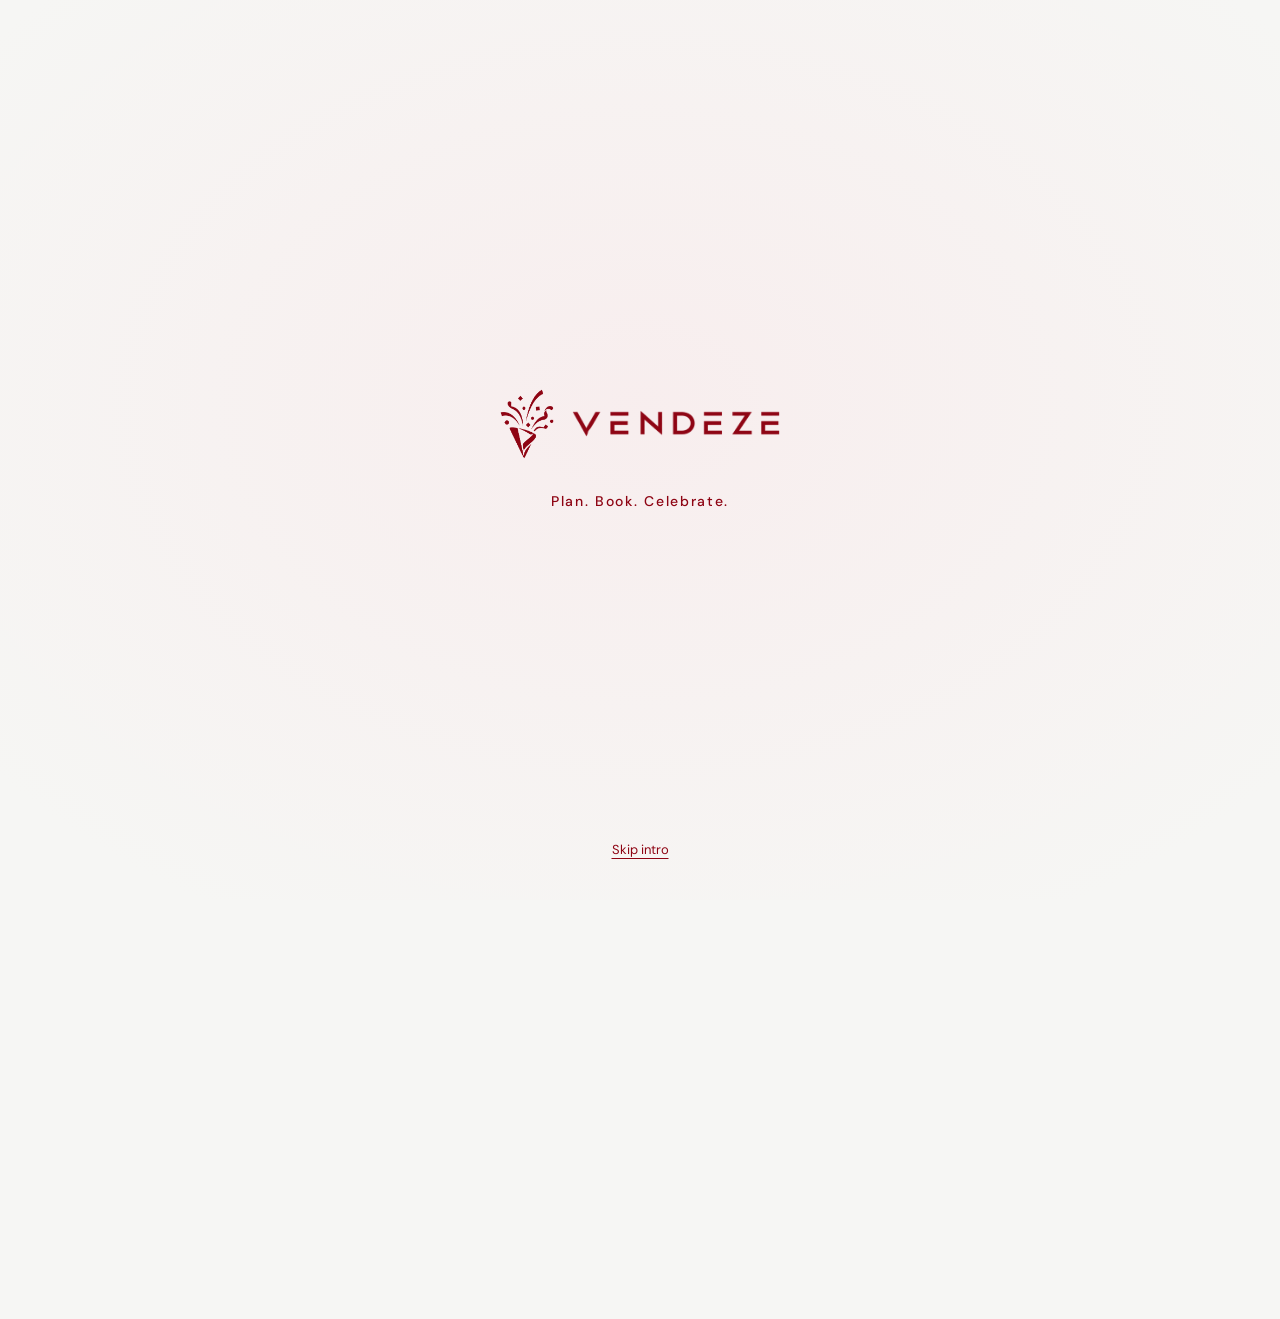
<file: index.html>
<!DOCTYPE html>
<html lang="en">
<head>
  <meta charset="UTF-8">
  <meta name="viewport" content="width=device-width, initial-scale=1.0">
  <meta http-equiv="refresh" content="0; url=./vendeze-connected/">
  <title>Vendeze</title>
  <script>
    window.location.replace('./vendeze-connected/');
  </script>
</head>
<body>
  <p>Opening Vendeze... <a href="./vendeze-connected/">Continue</a></p>
</body>
</html>
</file>
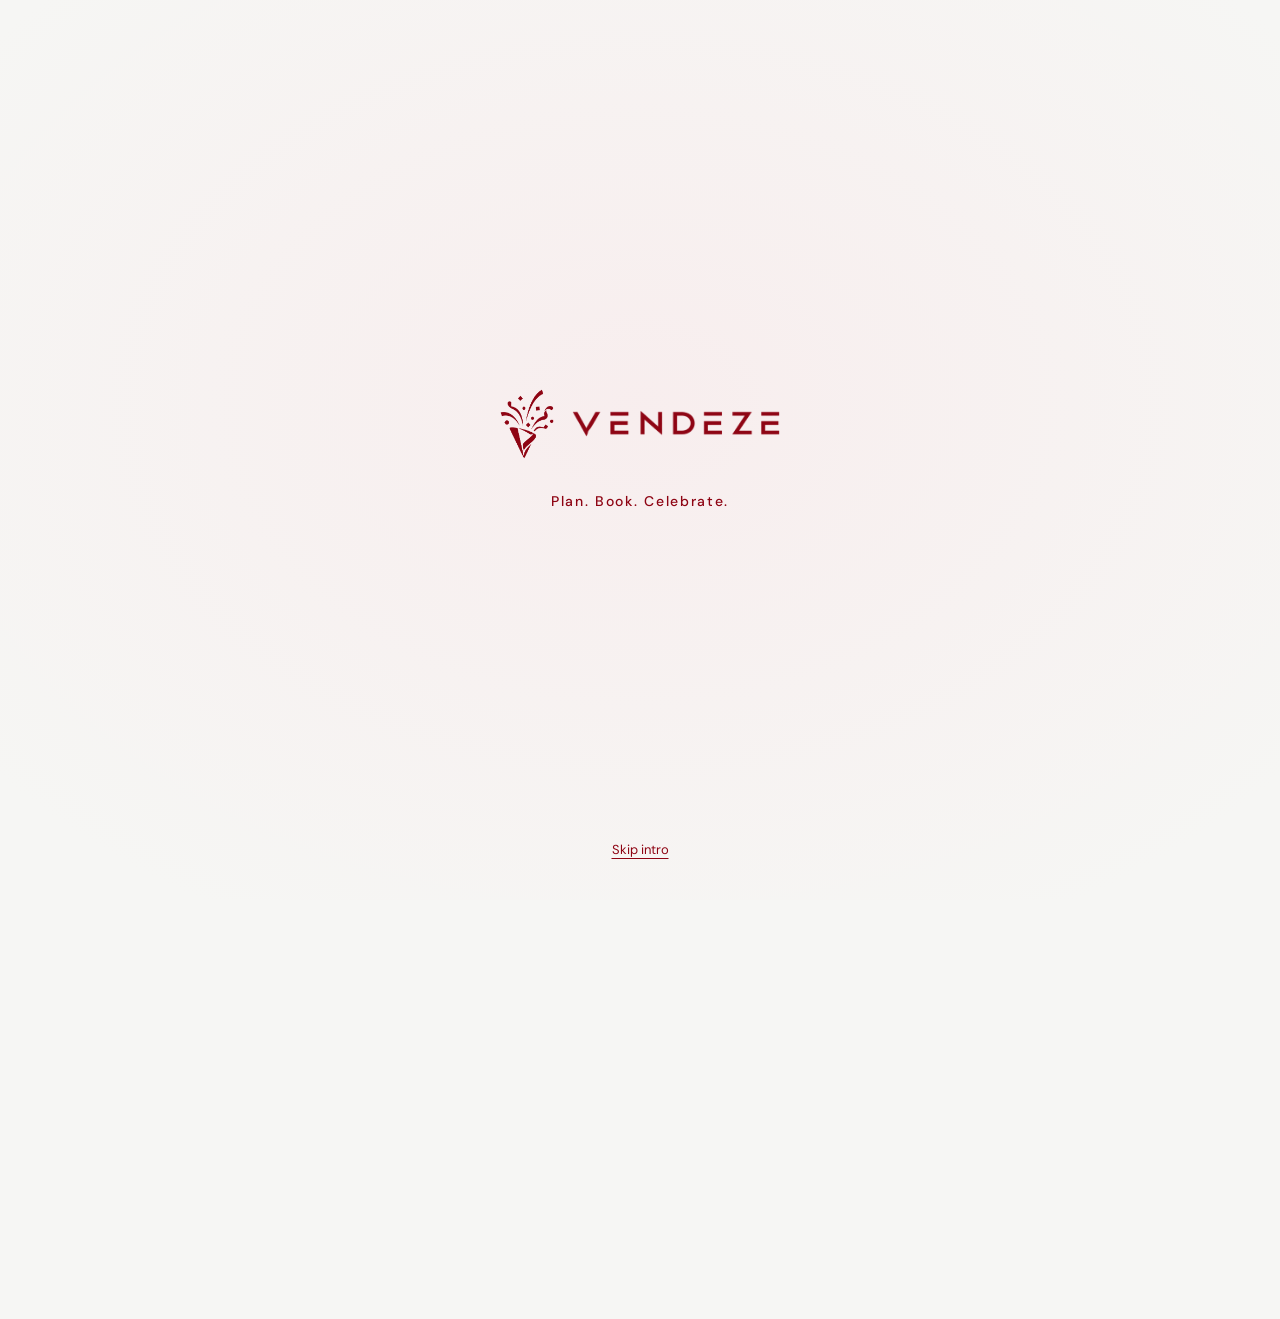
<file: vendeze-connected/index.html>
<!DOCTYPE html>
<html lang="en">
<head>
<meta charset="UTF-8" />
<meta name="viewport" content="width=device-width, initial-scale=1.0, viewport-fit=cover" />
<title>Vendeze — Plan · Book · Celebrate</title>
<meta name="theme-color" content="#f3f4f6" />
<meta name="description" content="Vendeze — Batticaloa's event vendor marketplace. Find, compare and book photographers, caterers, venues, decor, makeup and music for your event." />
<meta property="og:title" content="Vendeze — Plan · Book · Celebrate" />
<meta property="og:description" content="Batticaloa's event vendor marketplace. Every vendor for your day, in one place." />
<meta property="og:image" content="icons/icon-512.png" />
<meta property="og:type" content="website" />
<link rel="manifest" href="manifest.json" />
<link rel="icon" type="image/png" sizes="32x32" href="icons/favicon-32.png" />
<link rel="icon" type="image/png" sizes="64x64" href="icons/favicon-64.png" />
<link rel="apple-touch-icon" href="icons/apple-touch-icon.png" />
<link rel="preconnect" href="https://fonts.googleapis.com">
<link rel="preconnect" href="https://fonts.gstatic.com" crossorigin>
<link href="https://fonts.googleapis.com/css2?family=Anton&family=DM+Sans:wght@400;500;600;700;800&display=swap" rel="stylesheet">
<script>
  document.documentElement.classList.add('is-booting');
  window.VENDEZE_BOOT_TIMEOUT = setTimeout(() => {
    document.documentElement.classList.remove('is-booting');
    const loader = document.getElementById('brandLoader');
    if (loader) loader.hidden = true;
  }, 7000);
</script>
<link rel="preload" as="image" href="icons/logo-mark-dark.png">
<link rel="preload" as="image" href="icons/logo-word-dark.png">
<link rel="stylesheet" href="site-design.css?v=20">
<link rel="stylesheet" href="app-design.css?v=20">
<link rel="stylesheet" href="homepage-design.css?v=20">
<link rel="stylesheet" href="navigation.css?v=20">
</head>
<body>
<svg width="0" height="0" aria-hidden="true" focusable="false" style="position:absolute;pointer-events:none;">
  <defs>
    <filter id="vendeze-brand-ink" color-interpolation-filters="sRGB"><feFlood flood-color="var(--brand-ink)"/><feComposite in2="SourceGraphic" operator="in"/></filter>
    <filter id="vendeze-brand-light" color-interpolation-filters="sRGB"><feFlood flood-color="var(--brand-on-ink)"/><feComposite in2="SourceGraphic" operator="in"/></filter>
  </defs>
</svg>
<div class="brand-loader" id="brandLoader" role="status" aria-label="Loading Vendeze">
  <div class="brand-loader-content">
    <div class="brand-loader-lockup" aria-hidden="true">
      <img class="brand-loader-mark" src="icons/logo-mark-dark.png" alt="" width="54" height="70">
      <span class="brand-loader-word-window"><img class="brand-loader-word" src="icons/logo-word-dark.png" alt="" width="208" height="28"></span>
    </div>
    <p class="brand-loader-caption" aria-hidden="true">Plan. Book. Celebrate.</p>
  </div>
  <button class="brand-loader-skip" id="skipBrandIntro" type="button">Skip intro</button>
</div>
<a class="skip-link" href="#app">Skip to content</a>
<script src="brand-loader.js?v=20"></script>

<div id="appShell">

<header class="header" id="mainHeader">
  <div class="header-inner">
    <div class="shared-nav-bar">
    <button class="logo-btn" data-action="go-home" aria-label="Vendeze home">
      <img class="logo-mark" src="icons/logo-mark-dark.png" alt="" width="26" height="34" />
      <img class="logo-word" src="icons/logo-word-dark.png" alt="Vendeze" width="112" height="14" />
    </button>
    <nav id="headerNav" class="header-nav" aria-label="Main"></nav>
    <div id="marketplaceHeaderActions" class="marketplace-header-actions"></div>
    <div class="header-right">
      <div class="notif-wrap">
        <button class="notif-btn" id="notifBtn" data-action="toggle-notifications" aria-label="Notifications" aria-controls="notifPanel" aria-expanded="false">
          <span id="notifIcon"></span>
          <span id="notifBadge" class="notif-badge" style="display:none;"></span>
        </button>
        <div id="notifPanel" class="notif-panel" role="region" aria-label="Notifications" style="display:none;"></div>
      </div>
      <button class="cart-btn" id="cartBtn" data-action="cart" aria-label="Hold list">
        <span id="cartIcon"></span>
        <span id="cartCount">0</span>
      </button>
      <button class="profile-chip" id="profileChip" data-action="profile" aria-label="Profile"></button>
      <button class="shared-nav-account" id="sharedAccountButton" data-nav-menu="account" aria-expanded="false" aria-controls="sharedNavPanel">Log in</button>
      <button class="shared-nav-toggle" id="sharedNavToggle" type="button" aria-label="Open navigation" aria-expanded="false" aria-controls="sharedNavPanel"><svg width="22" height="22" viewBox="0 0 24 24" fill="none" stroke="currentColor" stroke-width="1.8" stroke-linecap="round" aria-hidden="true"><path d="M4 6h16M4 12h16M4 18h16"/></svg></button>
    </div>
    </div>
    <div class="shared-nav-panel" id="sharedNavPanel" role="region" aria-label="Navigation details" aria-hidden="true" inert>
      <div class="shared-nav-content" id="sharedNavContent">
        <nav class="shared-nav-mobile-tabs" id="sharedNavMobileTabs" aria-label="Main navigation"></nav>
        <div id="sharedNavDetails"></div>
      </div>
    </div>
  </div>
</header>

<div id="summaryBarSlot"></div>
<main id="app" tabindex="-1"><div class="app-load-fallback" data-app-fallback><h1>Good things take a moment.</h1><p>If Vendeze takes longer than expected, please refresh this page.</p><a class="marketplace-button" href="">Refresh Vendeze</a></div></main>
<div id="siteFooterSlot"></div>
<div id="bottomNavSlot"></div>
<div id="popupSlot"></div>

</div>

<noscript><p style="padding:24px;font-family:sans-serif;">Vendeze needs JavaScript turned on to work.</p></noscript>

<script>
  // Points the front end at your running Spring Boot API. Override this
  // before script.js loads if the backend is hosted somewhere else.
  window.VENDEZE_UI_PREVIEW = new URLSearchParams(location.search).get('preview') === '1';
  window.VENDEZE_API_BASE = window.VENDEZE_API_BASE || 'http://localhost:8080';
</script>
<script src="api.js"></script>
<script src="ui-design.js?v=20"></script>
<script src="homepage-design.js?v=20"></script>
<script src="navigation.js?v=20"></script>
<script src="script.js?v=20"></script>
<script>
if ('serviceWorker' in navigator && location.protocol !== 'file:') {
  window.addEventListener('load', () => {
    navigator.serviceWorker.register('service-worker.js').catch(() => {});
  });
}
</script>
</body>
</html>
</file>
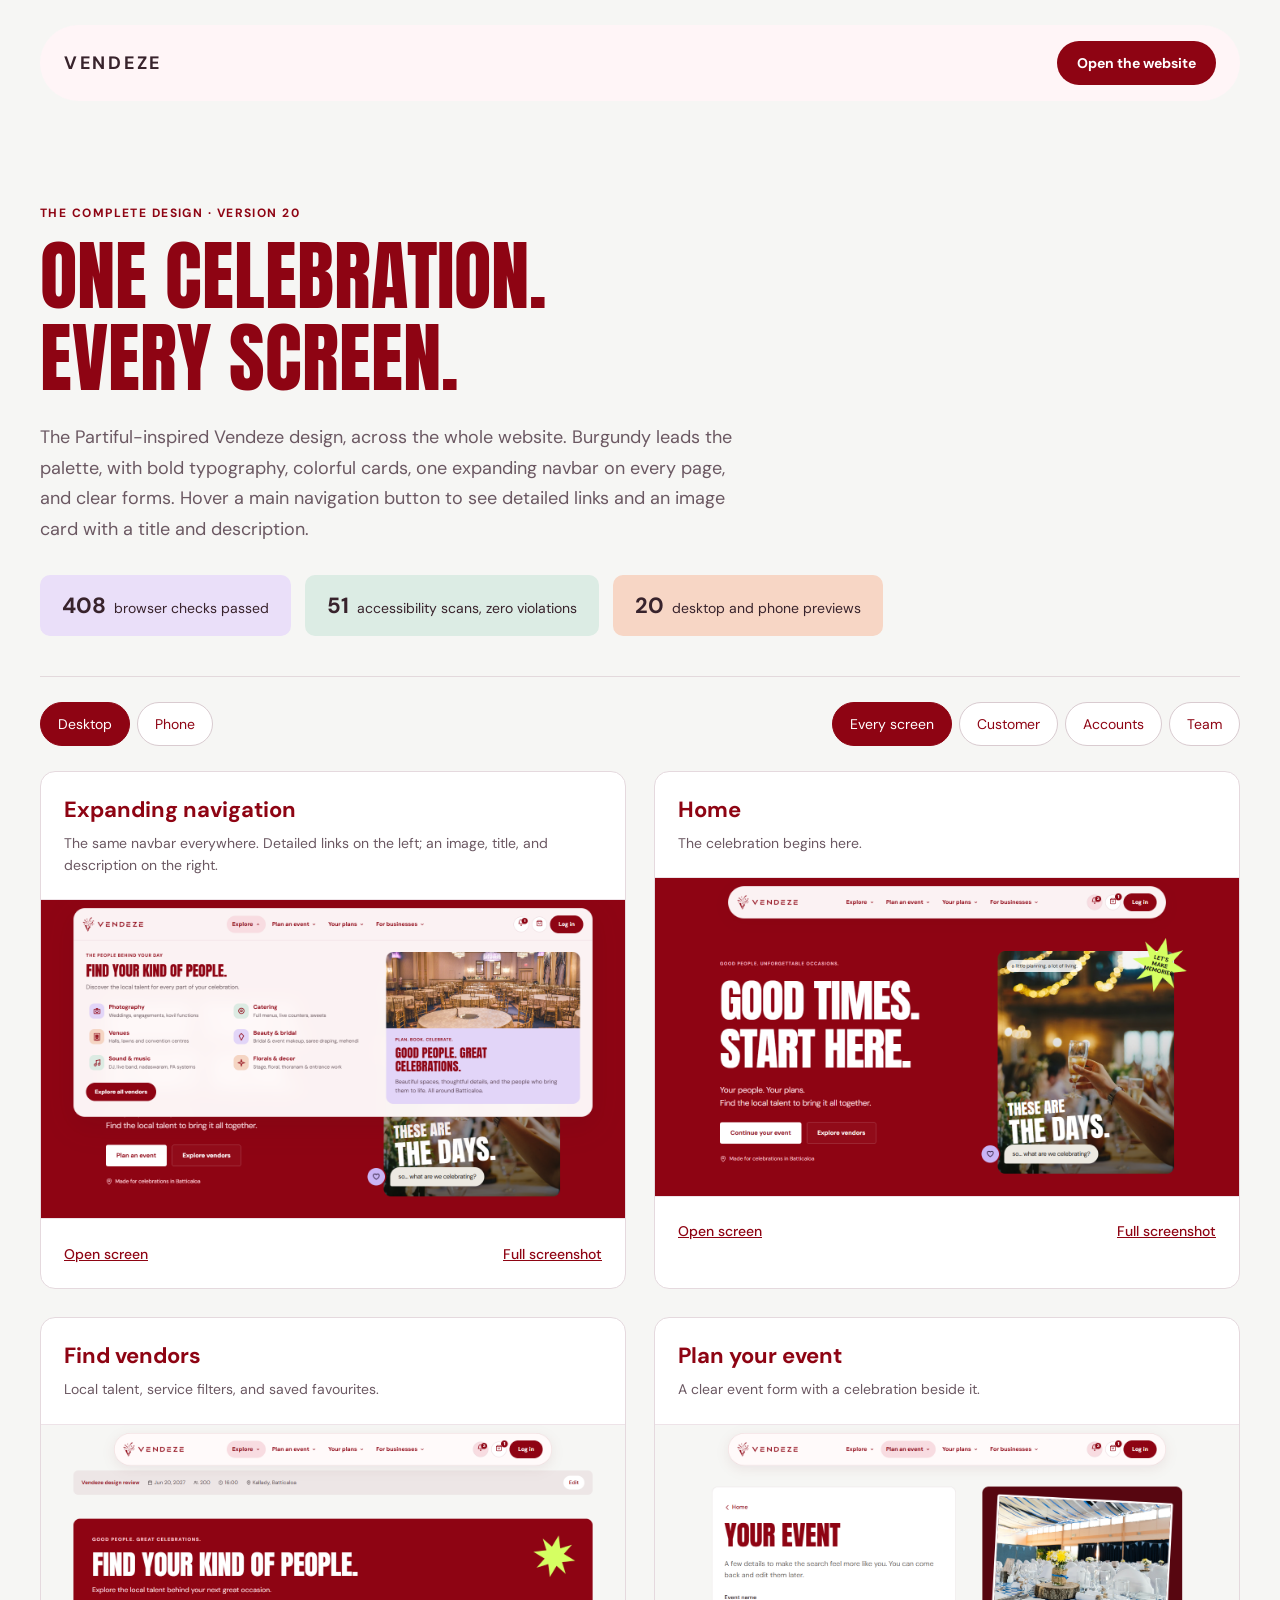
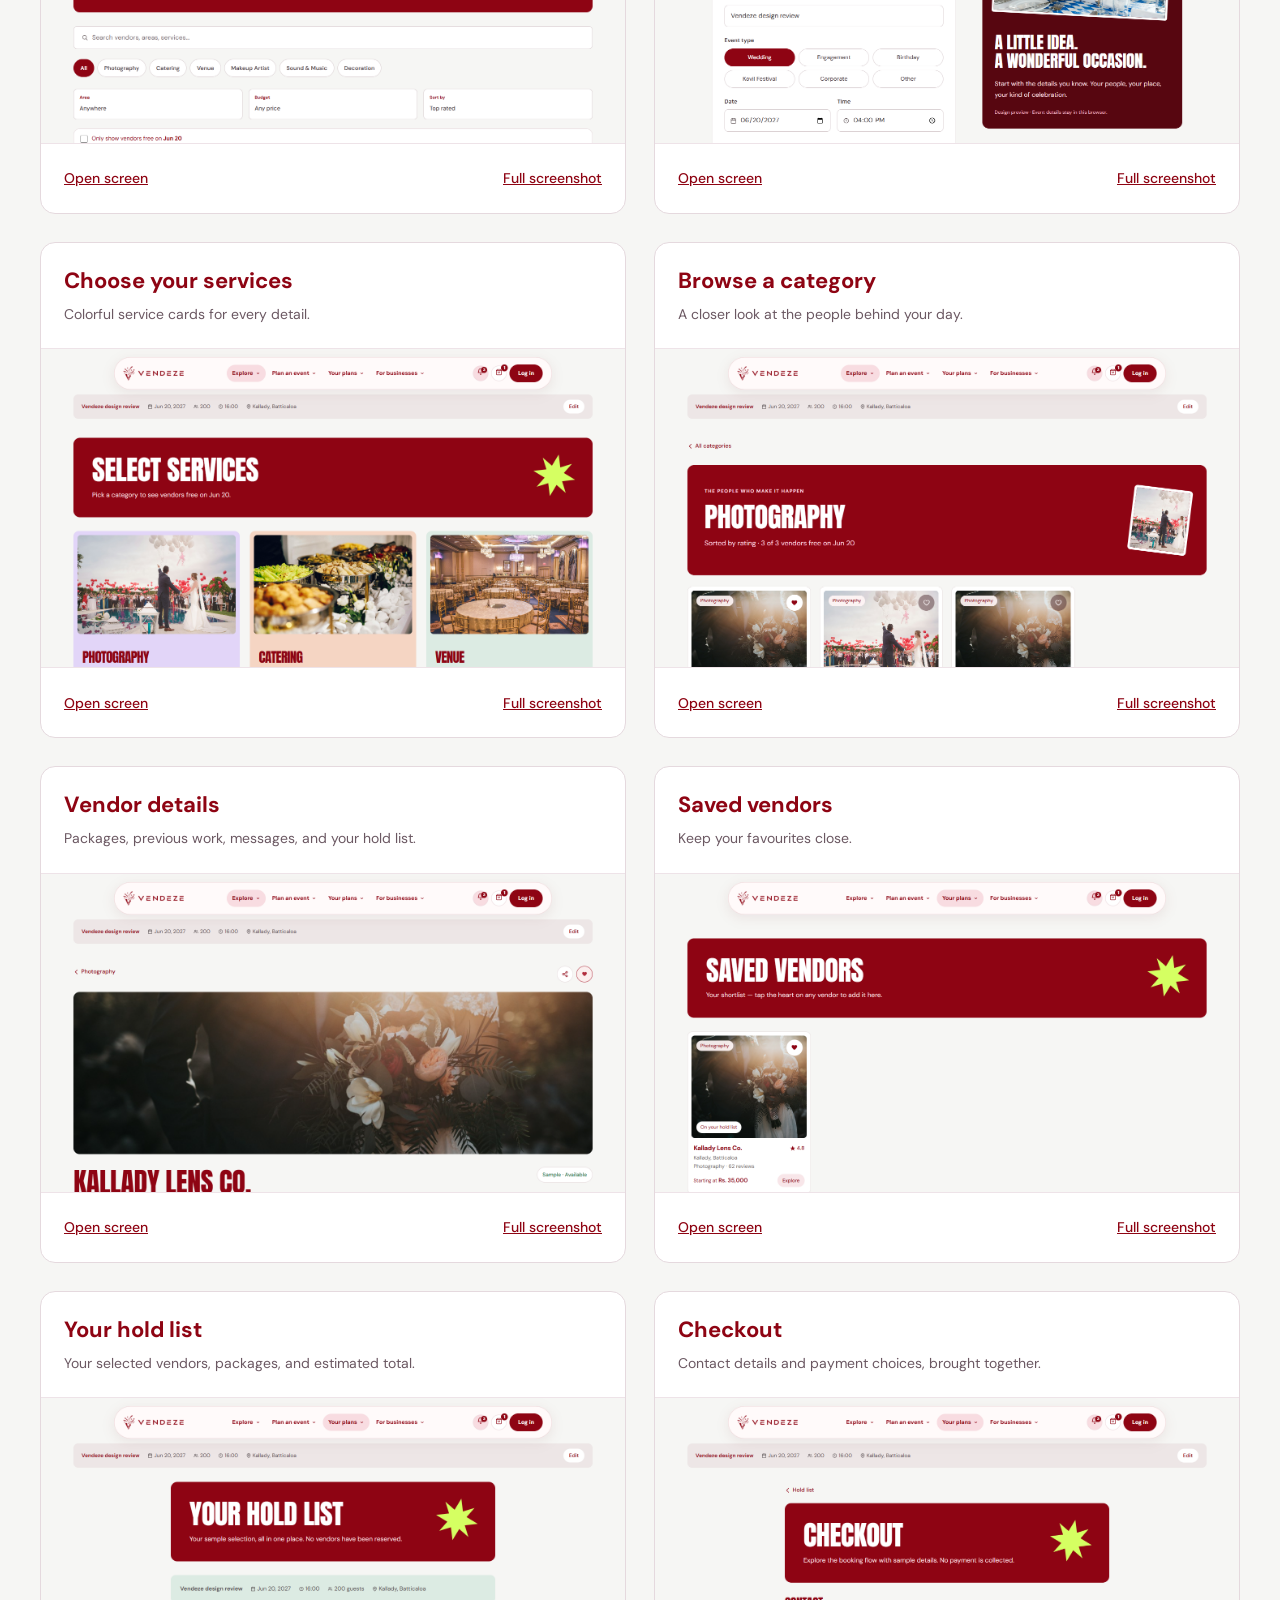
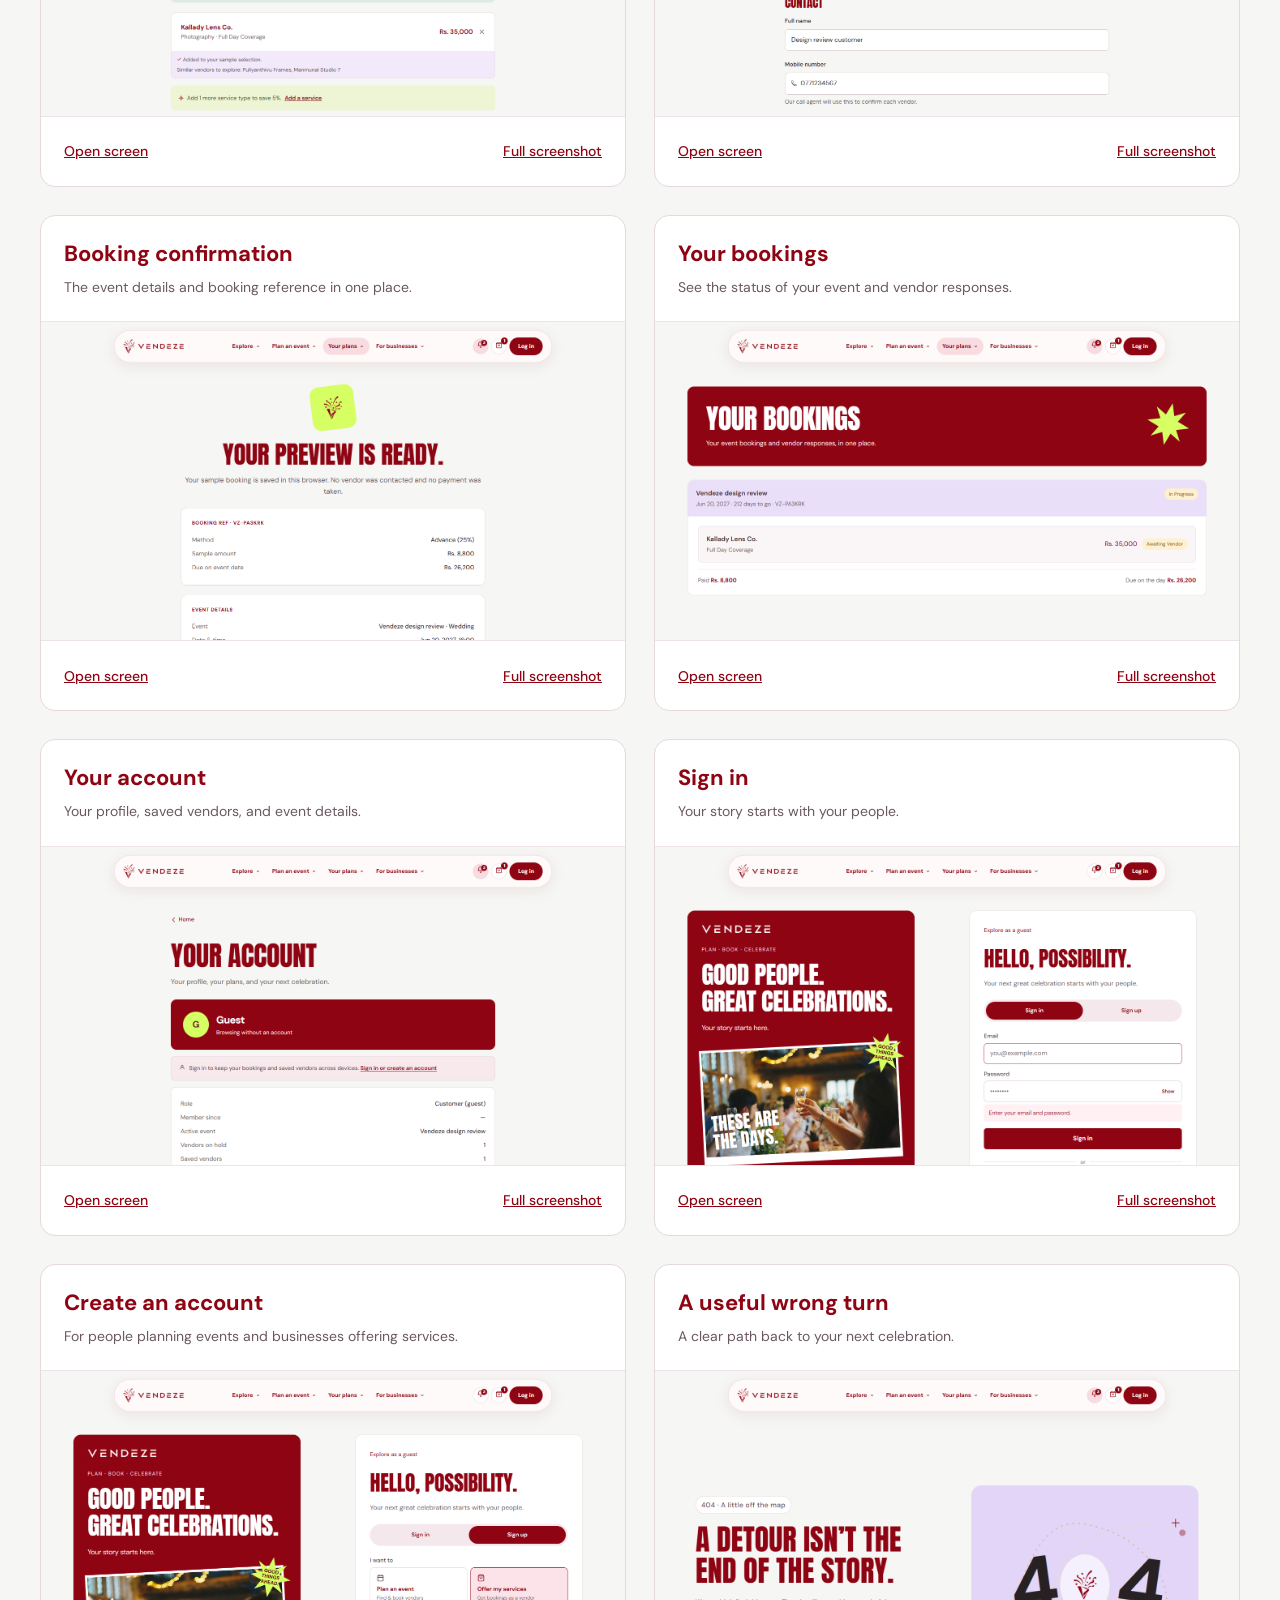
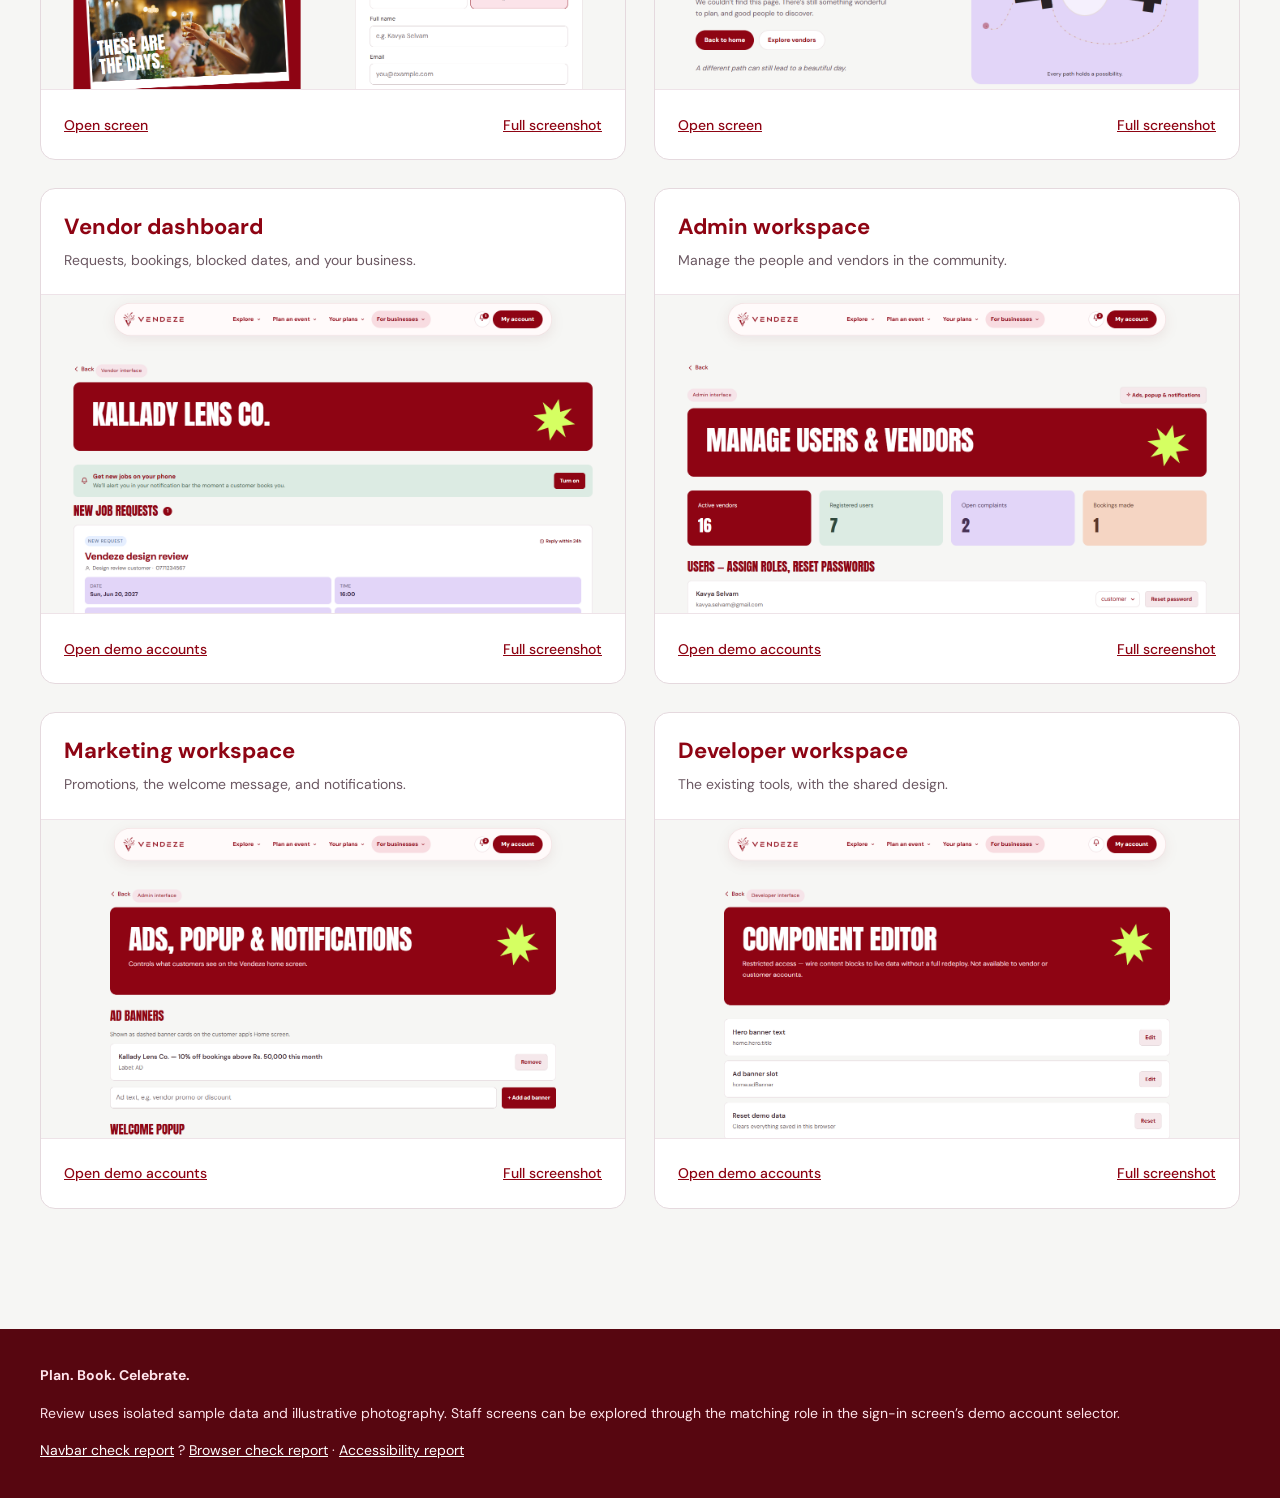
<file: design-review/whole-site/index.html>
<!doctype html>
<html lang="en"><head><meta charset="utf-8"><meta name="viewport" content="width=device-width,initial-scale=1"><title>Vendeze — The whole celebration</title>
<link href="https://fonts.googleapis.com/css2?family=Anton&family=DM+Sans:wght@400;500;600;700&display=swap" rel="stylesheet">
<style>
:root{font-family:'DM Sans',Arial,sans-serif;color:#38232c;background:#f6f6f4;--burgundy:#8e0413}*{box-sizing:border-box}body{margin:0}button,a{font:inherit}a{color:var(--burgundy)}button{cursor:pointer}header{max-width:1200px;margin:25px auto;padding:16px 24px;border-radius:99px;background:#fff5f7;display:flex;align-items:center;justify-content:space-between;gap:20px}header strong{font-size:18px;letter-spacing:.15em}header a,.button{display:inline-flex;justify-content:center;align-items:center;min-height:44px;background:var(--burgundy);color:#fff;text-decoration:none;padding:11px 20px;border-radius:99px;font-size:14px;font-weight:700}main{width:calc(100% - 48px);max-width:1200px;margin:auto}.hero{padding:65px 0 40px}h1{font:400 clamp(48px,6vw,85px)/1.06 Anton,Impact,sans-serif;color:var(--burgundy);margin:0 0 24px}.hero p{max-width:720px;font-size:18px;line-height:1.7;color:#6b5862}.eyebrow{font-size:12px!important;letter-spacing:.12em;font-weight:700;color:var(--burgundy)!important}.facts{display:flex;flex-wrap:wrap;gap:14px;margin-top:30px}.facts span{background:#eadff9;padding:16px 22px;border-radius:10px;font-size:14px}.facts span:nth-child(2){background:#dcece4}.facts span:nth-child(3){background:#f7d6c5}.facts b{font-size:22px;margin-right:8px}.toolbar{display:flex;flex-wrap:wrap;align-items:center;justify-content:space-between;gap:20px;border-top:1px solid #e3d9dc;padding:25px 0}.device,.filters{display:flex;gap:7px;flex-wrap:wrap}.toolbar button{min-height:44px;padding:10px 17px;background:#fff;border:1px solid #d9cbd0;border-radius:99px;color:var(--burgundy);font-size:14px}.toolbar button[aria-pressed=true]{background:var(--burgundy);color:#fff;border-color:var(--burgundy)}.gallery{display:grid;grid-template-columns:repeat(2,minmax(0,1fr));gap:25px;padding-bottom:50px}.screen{background:#fff;border:1px solid #e5dce0;border-radius:15px;overflow:hidden}.screen[hidden]{display:none}.screen-top{padding:22px 25px}.screen-top h2{font-size:21px;margin:0 0 8px;color:var(--burgundy)}.screen-top p{font-size:14px;line-height:1.6;margin:0;color:#6b5862}.image-link{display:flex;justify-content:center;height:310px;overflow:hidden;background:#eee8ed;border-top:1px solid #eee3e8;border-bottom:1px solid #eee3e8}.image-link img{display:block;object-fit:cover;object-position:top;width:100%;height:100%}body[data-device=mobile] .image-link img{width:auto;max-width:100%;object-fit:cover;aspect-ratio:390/844}.screen-links{display:flex;justify-content:space-between;gap:15px;padding:15px 25px}.screen-links a{font-size:14px;min-height:35px;display:flex;align-items:center}footer{background:#570610;color:#ffe4eb;padding:35px 24px}footer>div{max-width:1200px;margin:auto;font-size:14px;line-height:1.7}footer a{color:#fff}a:focus-visible,button:focus-visible{outline:3px solid #a56ce1;outline-offset:4px}@media(max-width:650px){header{margin:16px 14px;padding:12px 17px}header strong{font-size:14px}header a{font-size:12px;padding-inline:14px}main{width:calc(100% - 32px)}.hero{padding-top:40px}.hero p{font-size:16px}.gallery{grid-template-columns:1fr}.image-link{height:280px}.facts{gap:9px}.facts span{padding:12px;font-size:12px}.facts b{font-size:19px}}

.gallery{display:grid;grid-template-columns:repeat(2,minmax(0,1fr));gap:28px;margin-bottom:70px}.screen{border:1px solid #e5d9de;background:#fff;border-radius:15px;overflow:hidden;min-width:0}.screen-top{padding:23px}.screen-top h2{font-size:22px;margin:0 0 8px;color:var(--burgundy)}.screen-top p{font-size:14px;line-height:1.6;color:#6b5862;margin:0}.image-link{display:flex;align-items:start;justify-content:center;height:320px;overflow:hidden;background:#e7e3e6;cursor:zoom-in}.image-link img{display:block;width:100%;height:auto}body[data-device=mobile] .image-link img{width:190px;height:auto}.screen-links{display:flex;align-items:center;justify-content:space-between;gap:20px;padding:17px 23px}.screen-links a{font-size:14px;font-weight:500}@media(max-width:700px){.gallery{grid-template-columns:1fr}.image-link{height:280px}}
</style></head><body data-device="desktop">
<header><strong>VENDEZE</strong><a href="../../vendeze-connected/?preview=1#/">Open the website</a></header>
<main><section class="hero"><p class="eyebrow">THE COMPLETE DESIGN · VERSION 20</p><h1>ONE CELEBRATION.<br>EVERY SCREEN.</h1><p>The Partiful-inspired Vendeze design, across the whole website. Burgundy leads the palette, with bold typography, colorful cards, one expanding navbar on every page, and clear forms. Hover a main navigation button to see detailed links and an image card with a title and description.</p><div class="facts"><span><b>408</b>browser checks passed</span><span><b>51</b>accessibility scans, zero violations</span><span><b>20</b>desktop and phone previews</span></div></section>
<div class="toolbar"><div class="device" role="group" aria-label="Preview size"><button data-device="desktop" aria-pressed="true">Desktop</button><button data-device="mobile" aria-pressed="false">Phone</button></div><div class="filters" role="group" aria-label="Screens"><button data-filter="all" aria-pressed="true">Every screen</button><button data-filter="customer" aria-pressed="false">Customer</button><button data-filter="account" aria-pressed="false">Accounts</button><button data-filter="team" aria-pressed="false">Team</button></div></div><div class="gallery" id="gallery"></div></main>
<footer><div><strong>Plan. Book. Celebrate.</strong><p>Review uses isolated sample data and illustrative photography. Staff screens can be explored through the matching role in the sign-in screen’s demo account selector.</p><a href="navbar-verification.json">Navbar check report</a> ? <a href="verification.json">Browser check report</a> · <a href="accessibility.json">Accessibility report</a></div></footer>
<script>
const screens=[
 ['navbar','Expanding navigation','The same navbar everywhere. Detailed links on the left; an image, title, and description on the right.','customer','#/'],
 ['home','Home','The celebration begins here.','customer','#/'],
 ['search','Find vendors','Local talent, service filters, and saved favourites.','customer','#/search'],
 ['event','Plan your event','A clear event form with a celebration beside it.','customer','#/event'],
 ['services','Choose your services','Colorful service cards for every detail.','customer','#/services'],
 ['category','Browse a category','A closer look at the people behind your day.','customer','#/category/photo'],
 ['vendor','Vendor details','Packages, previous work, messages, and your hold list.','customer','#/vendor/1'],
 ['saved','Saved vendors','Keep your favourites close.','customer','#/saved'],
 ['hold-list','Your hold list','Your selected vendors, packages, and estimated total.','customer','#/cart'],
 ['checkout','Checkout','Contact details and payment choices, brought together.','customer','#/cart'],
 ['confirmation','Booking confirmation','The event details and booking reference in one place.','customer','#/bookings'],
 ['bookings','Your bookings','See the status of your event and vendor responses.','customer','#/bookings'],
 ['profile','Your account','Your profile, saved vendors, and event details.','account','#/profile'],
 ['login','Sign in','Your story starts with your people.','account','#/login'],
 ['signup','Create an account','For people planning events and businesses offering services.','account','#/login'],
 ['not-found','A useful wrong turn','A clear path back to your next celebration.','customer','#/a-little-detour'],
 ['vendor-dashboard','Vendor dashboard','Requests, bookings, blocked dates, and your business.','team','#/login'],
 ['admin','Admin workspace','Manage the people and vendors in the community.','team','#/login'],
 ['marketing','Marketing workspace','Promotions, the welcome message, and notifications.','team','#/login'],
 ['developer','Developer workspace','The existing tools, with the shared design.','team','#/login']
];
const gallery=document.getElementById('gallery');
gallery.innerHTML=screens.map(([id,title,description,group,route])=>`<article class="screen" data-group="${group}" data-screen="${id}"><div class="screen-top"><h2>${title}</h2><p>${description}</p></div><a class="image-link" data-image-link href="${id}-desktop.png" target="_blank" rel="noopener" aria-label="View full ${title} screenshot"><img src="${id}-desktop.png" alt="${title}, desktop preview" loading="lazy"></a><div class="screen-links"><a href="../../vendeze-connected/?preview=1${route}">${group==='team'?'Open demo accounts':'Open screen'}</a><a data-full-link href="${id}-desktop.png" target="_blank" rel="noopener">Full screenshot</a></div></article>`).join('');
document.querySelectorAll('button[data-device]').forEach(button=>button.addEventListener('click',()=>{const device=button.dataset.device;document.body.dataset.device=device;document.querySelectorAll('button[data-device]').forEach(b=>b.setAttribute('aria-pressed',String(b===button)));document.querySelectorAll('.screen').forEach(card=>{const file=`${card.dataset.screen}-${device}.png`;card.querySelector('img').src=file;card.querySelector('img').alt=`${card.querySelector('h2').textContent}, ${device} preview`;card.querySelector('[data-image-link]').href=file;card.querySelector('[data-full-link]').href=file;});}));
document.querySelectorAll('[data-filter]').forEach(button=>button.addEventListener('click',()=>{document.querySelectorAll('[data-filter]').forEach(b=>b.setAttribute('aria-pressed',String(b===button)));document.querySelectorAll('.screen').forEach(card=>card.hidden=button.dataset.filter!=='all'&&card.dataset.group!==button.dataset.filter);}));
</script></body></html>
</file>
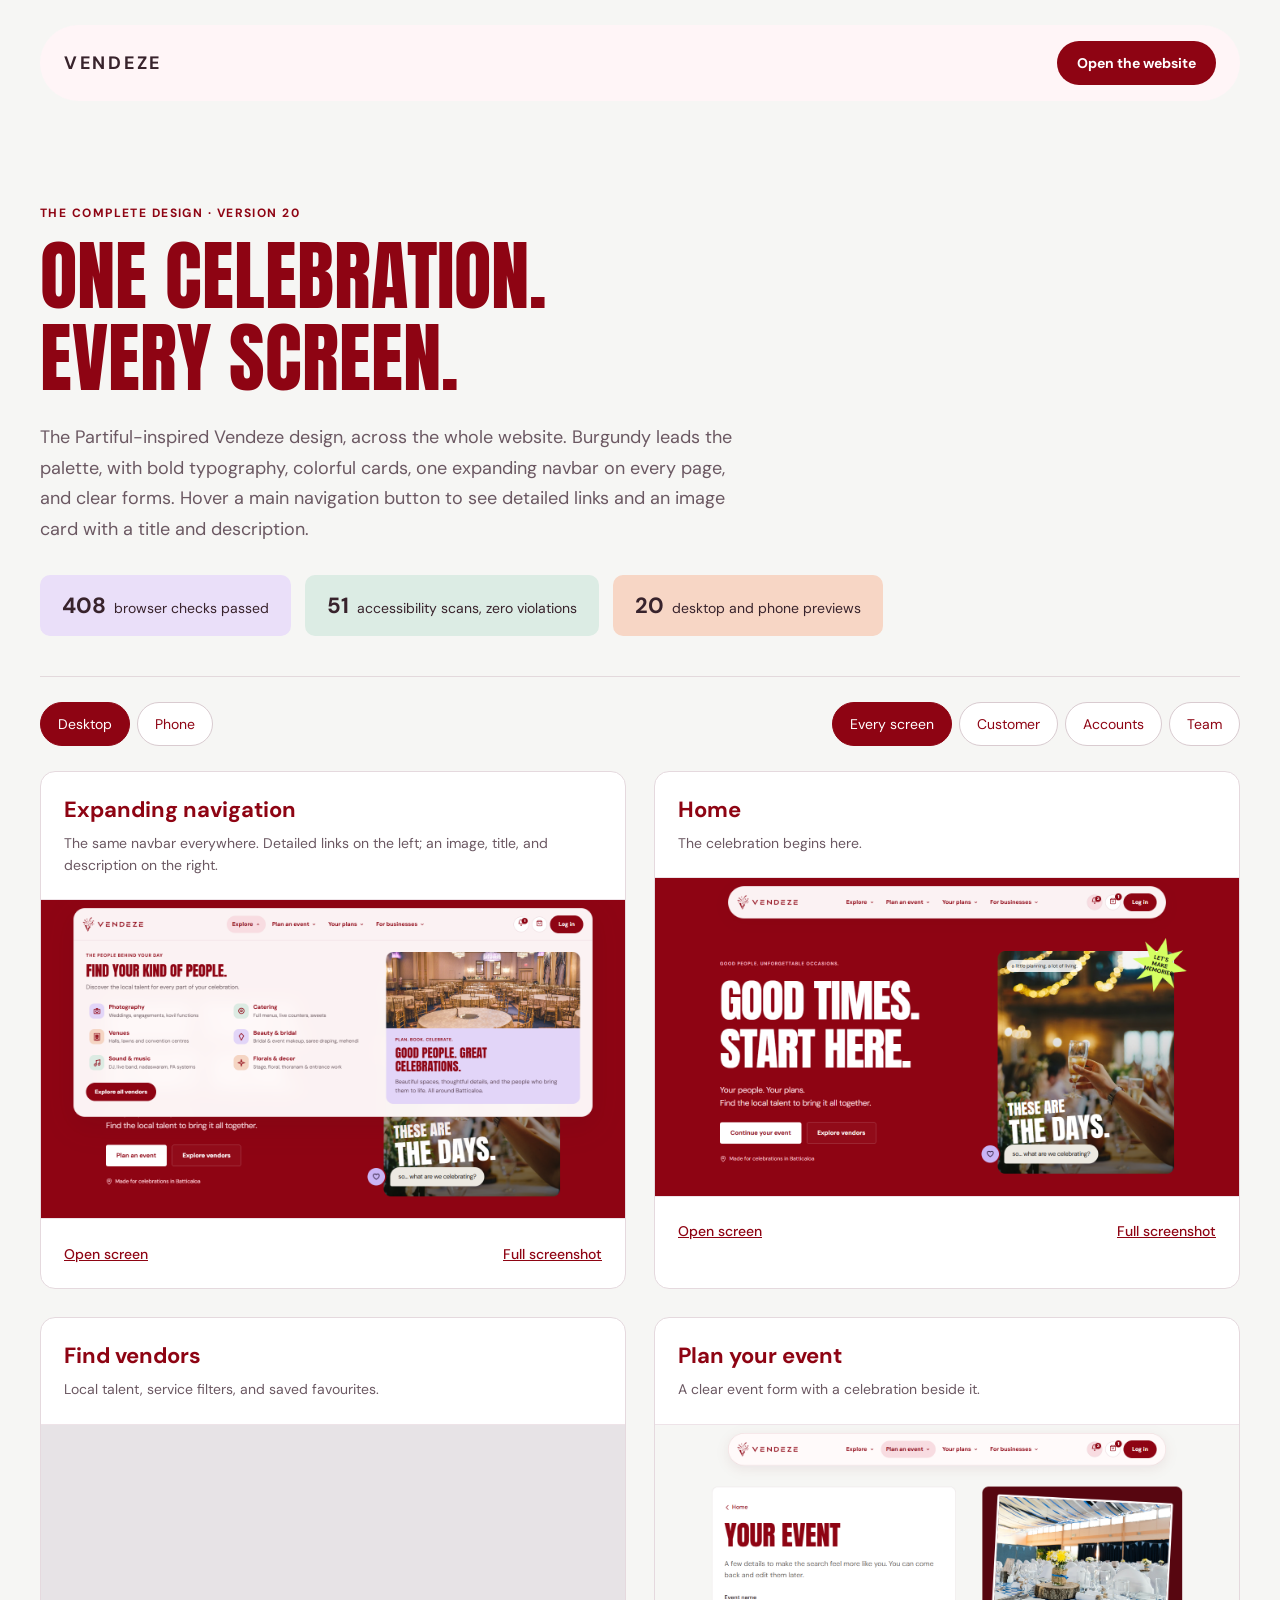
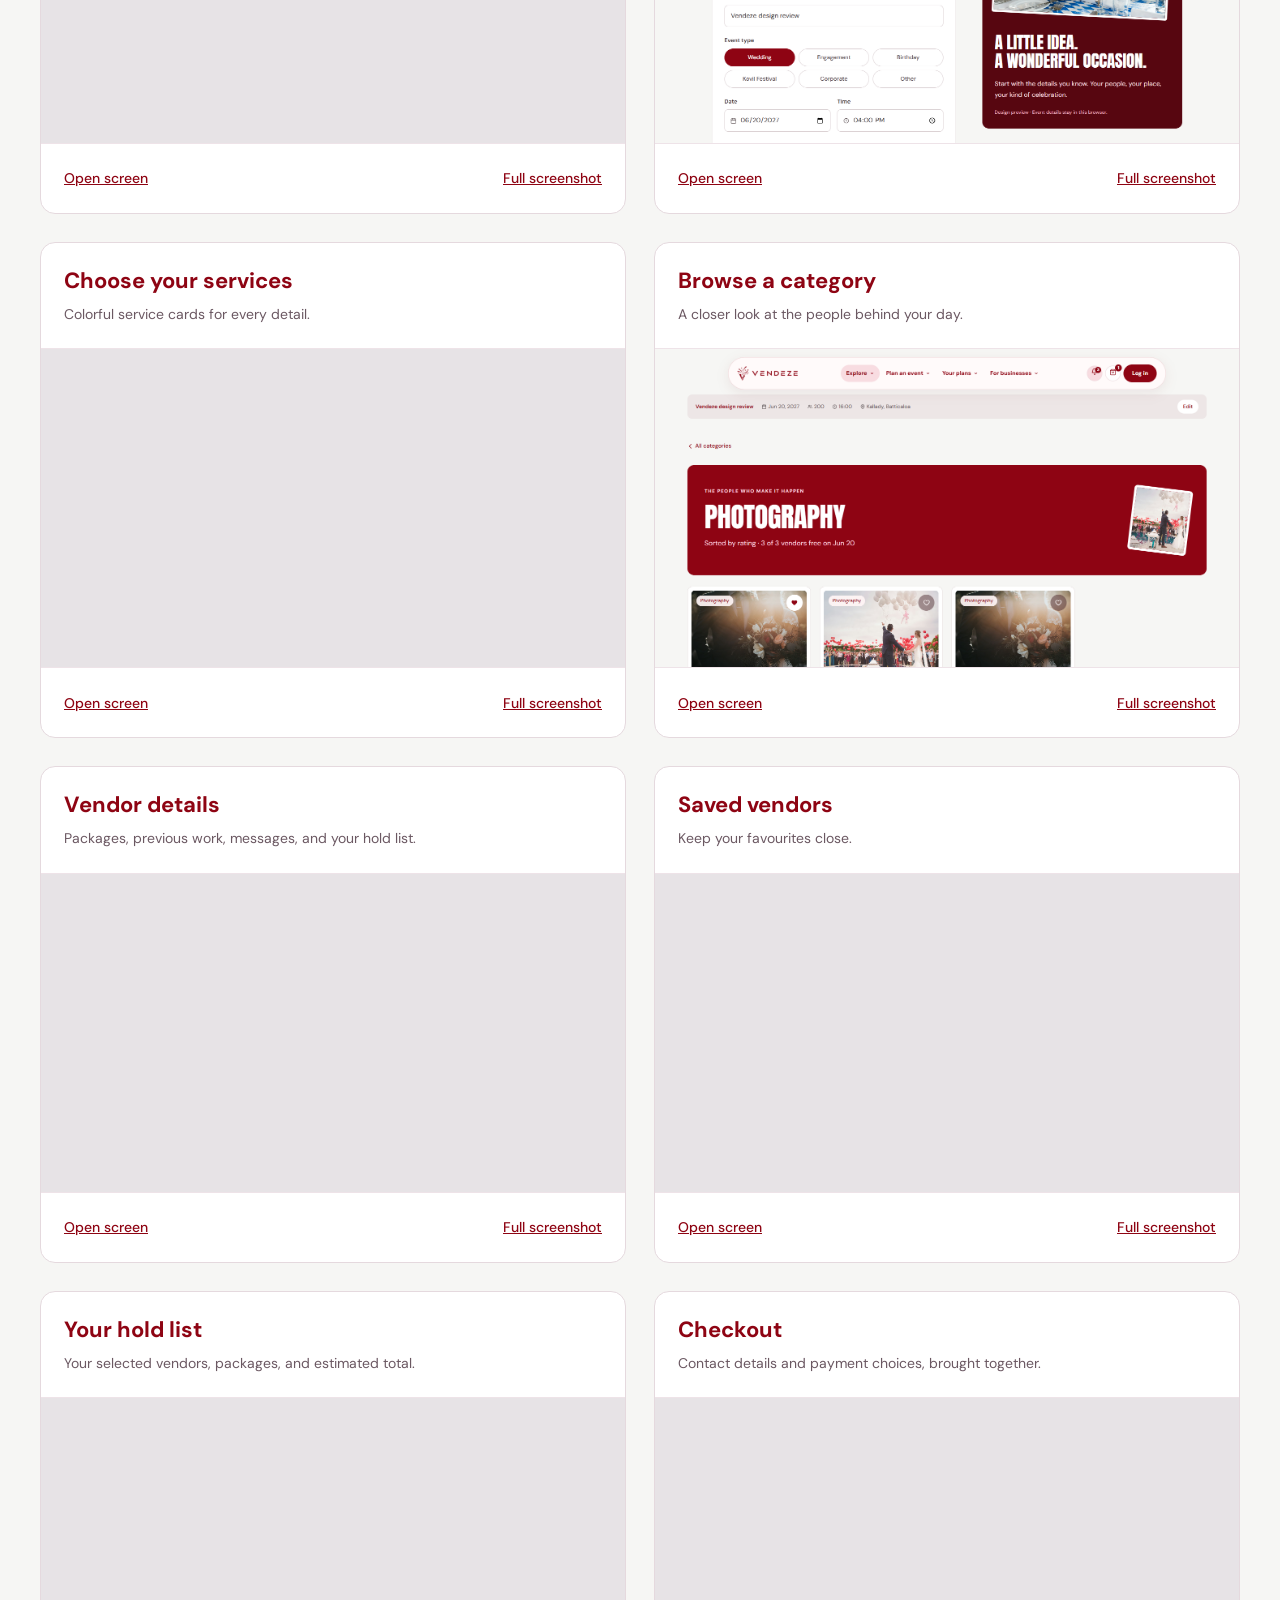
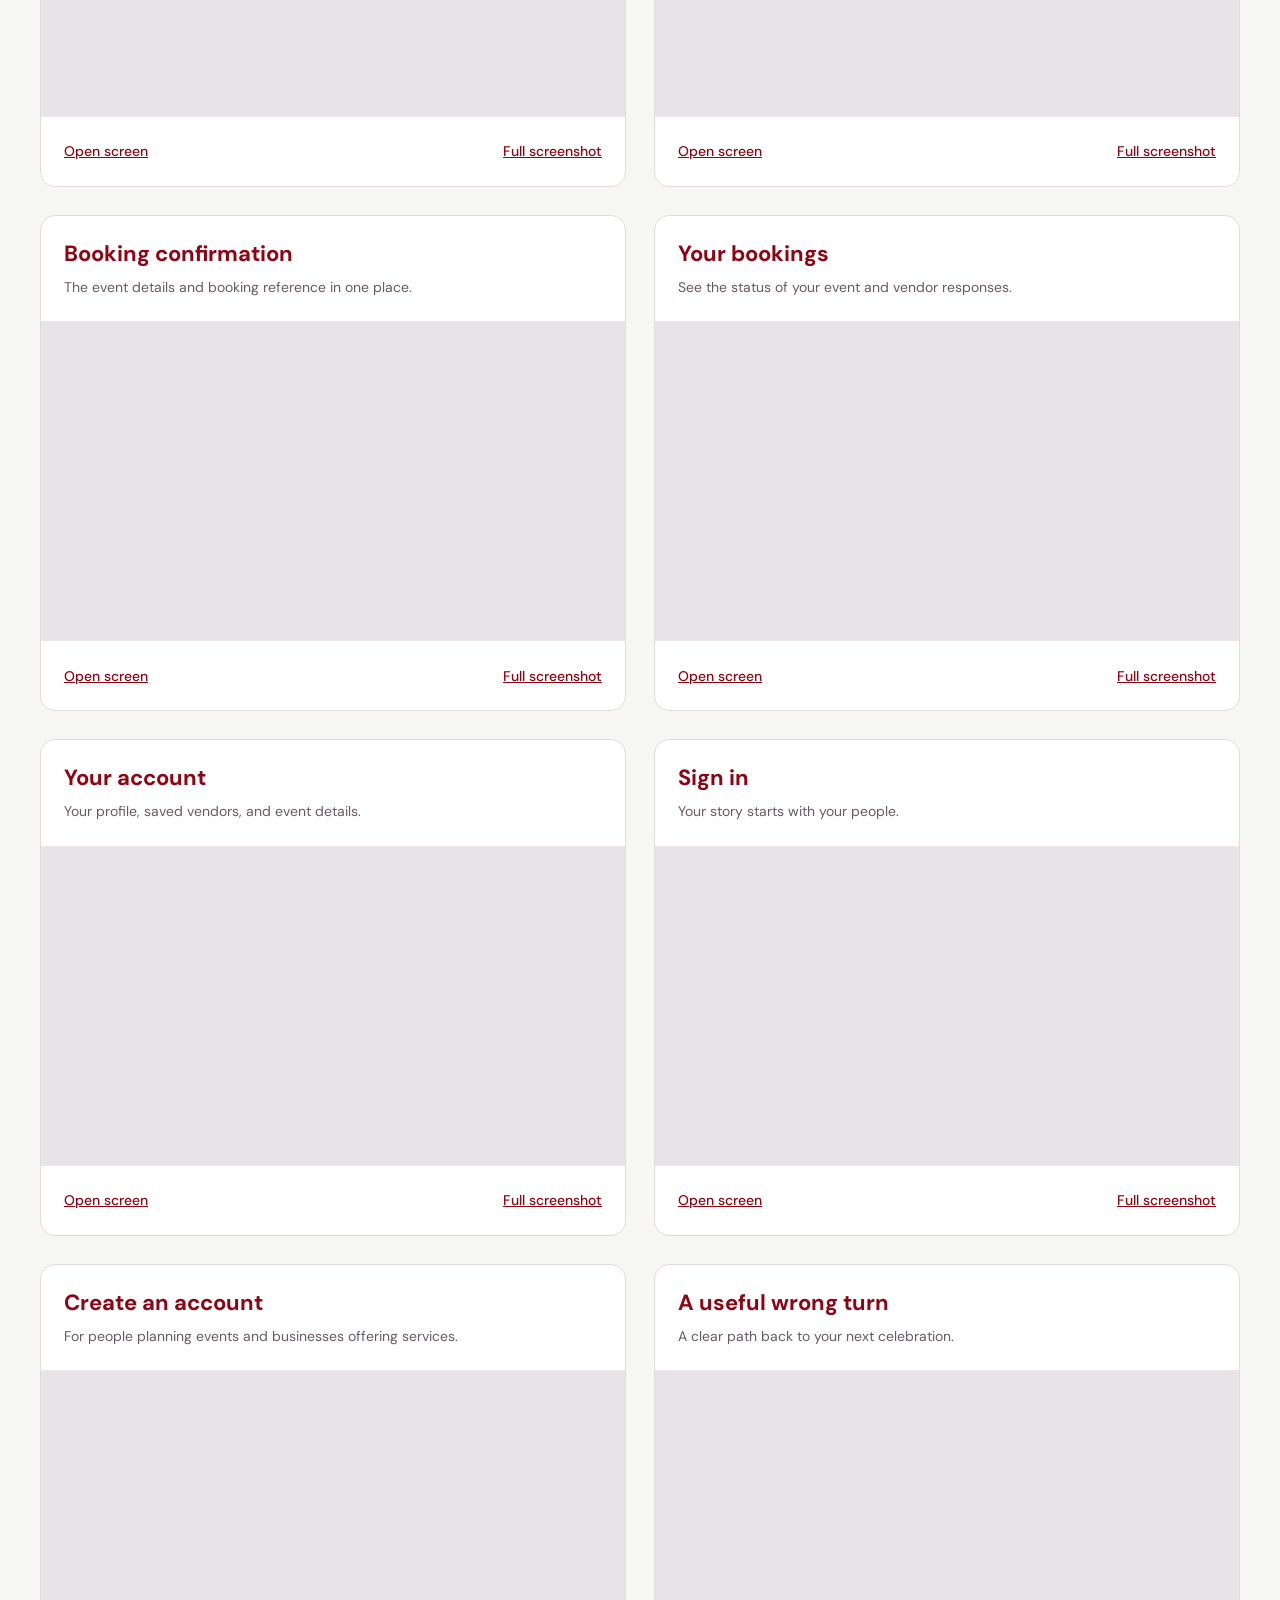
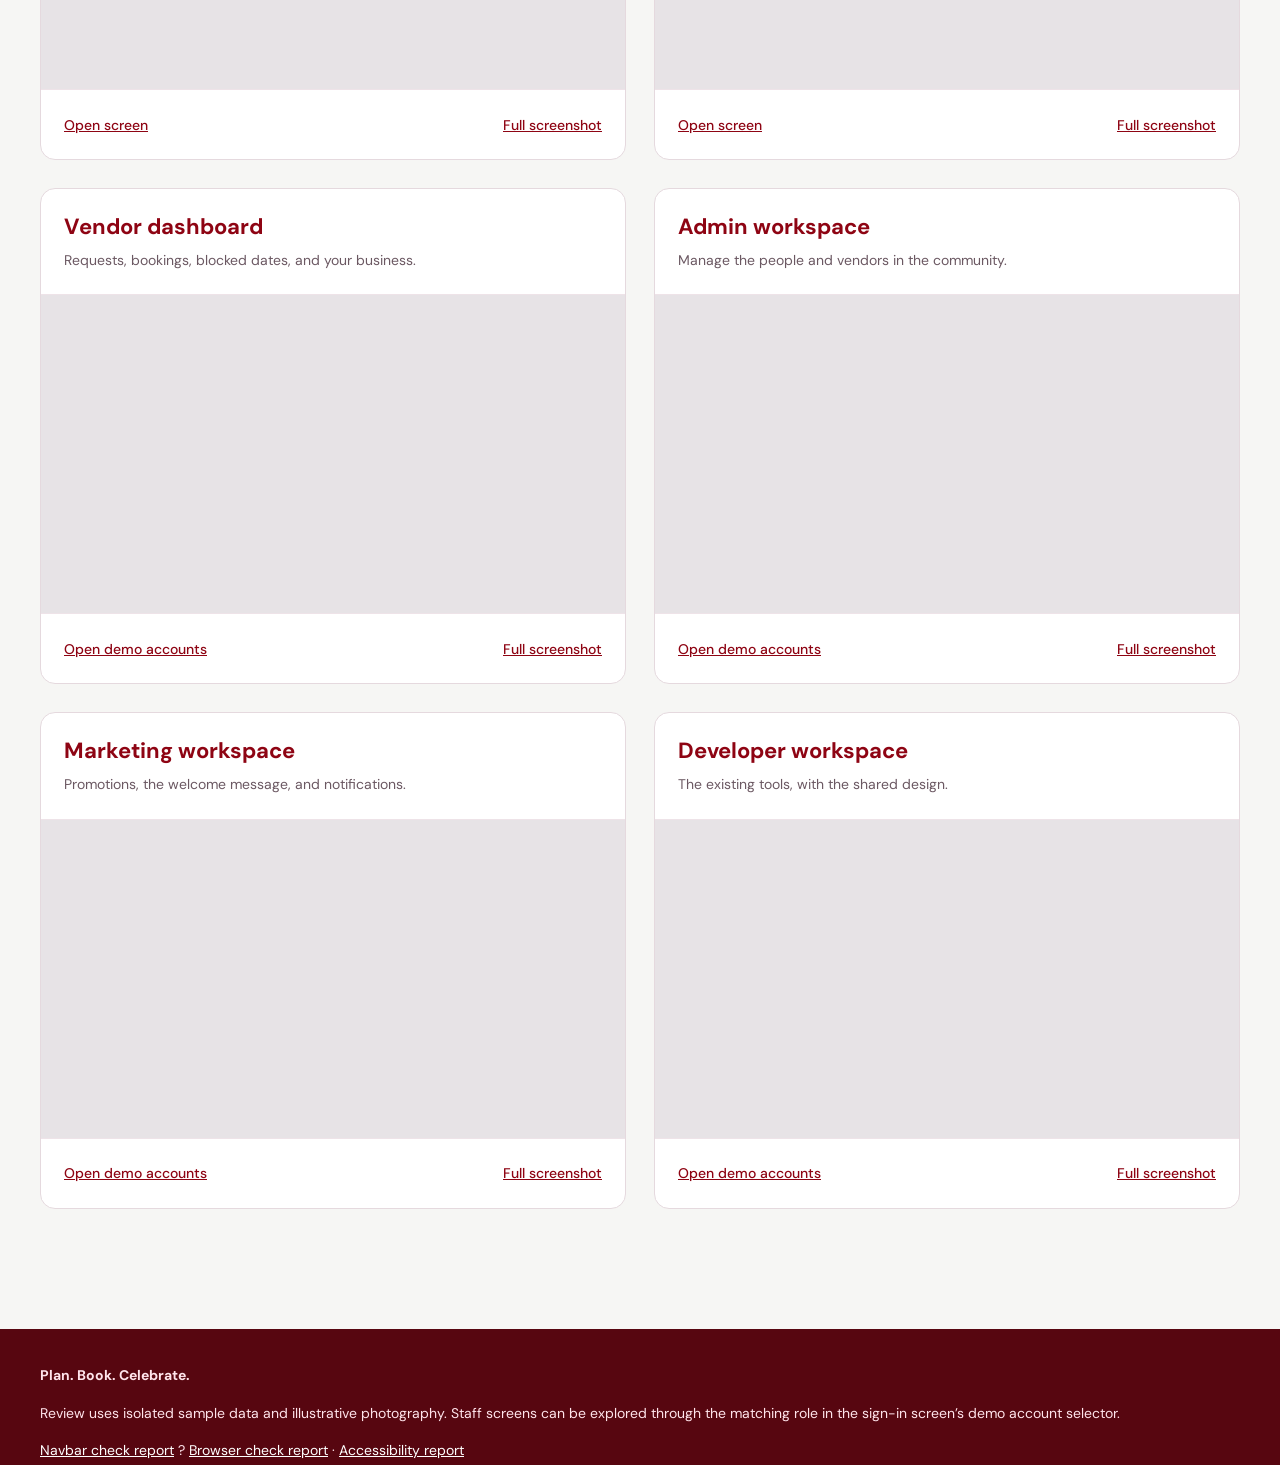
<file: UI_UX_REVIEW.html>
<!doctype html><html lang="en"><head><meta charset="utf-8"><meta name="viewport" content="width=device-width,initial-scale=1"><meta http-equiv="refresh" content="0;url=design-review/whole-site/"><title>Vendeze design review</title></head><body><p><a href="design-review/whole-site/">Open the complete Vendeze design review</a></p></body></html>
</file>
<file: vendeze-connected/site-design.css>
﻿:root{
    --header:#0F0E13;
    --ink:#1C1B29; --lagoon:#211F35; --lagoon-deep:#17162A;
    --paper:#FAFAFB; --paper-deep:#F0EEF3;
    --gold:#5B3B78; --gold-deep:#472C5F;
    --star:#f7eed9;
    --coral:#000000; --green:#3A8A5C; --green-deep:#3D3355;
    --line:#E7E5EC; --muted:#75727F; --muted2:#9997A3; --text2:#4B4855;
    --shell:100%;
  }
  @media(min-width:640px){ :root{ --shell:720px; } }
  @media(min-width:1024px){ :root{ --shell:1100px; } }
  *{box-sizing:border-box;}
  html{-webkit-text-size-adjust:100%;}
  body{margin:0;background:var(--paper);color:var(--ink);font-family:'Inter',sans-serif;overflow-x:hidden;-webkit-tap-highlight-color:transparent;}
  img,svg{max-width:100%;}
  #appShell{position:relative;background:var(--paper);min-height:100vh;}
  @media(min-width:640px){
    body{background:#E9E7EF;}
    #appShell{max-width:var(--shell);margin:0 auto;box-shadow:0 0 0 1px var(--line), 0 24px 60px rgba(28,27,41,0.14);}
  }
  .mono{font-family:'IBM Plex Mono',monospace;}
  .serif{font-family:'Inter',sans-serif;font-weight:800;letter-spacing:-0.01em;}
  .serif em{font-style:normal;}
  button{font-family:inherit;cursor:pointer;border:none;}
  input{font-family:inherit;}
  .container{max-width:var(--shell);margin:0 auto;padding:0 20px;}
  a{color:inherit;}

  /* header */
  .header{position:sticky;top:0;z-index:30;background:var(--header);transition:box-shadow .2s;}
  .header.scrolled{box-shadow:0 6px 20px rgba(0,0,0,.25);}
  .header-inner{display:flex;align-items:center;justify-content:space-between;gap:8px;padding:12px 16px;padding-top:calc(12px + env(safe-area-inset-top));max-width:var(--shell);margin:0 auto;}
  .logo-btn{display:flex;align-items:center;gap:9px;background:none;color:#fff;padding:4px 2px;border-radius:10px;flex-shrink:0;}
  .logo-mark{height:34px;width:auto;}
  .logo-word{height:13px;width:auto;}
  @media(max-width:360px){ .logo-word{display:none;} }
  .logo-dots{position:relative;width:20px;height:20px;}
  .logo-dots span{position:absolute;width:4px;height:4px;border-radius:50%;background:var(--gold);}
  .logo-dots span:nth-child(1){top:0;left:8px;}
  .logo-dots span:nth-child(2){top:8px;left:0;}
  .logo-dots span:nth-child(3){top:8px;left:16px;}
  .logo-dots span:nth-child(4){top:16px;left:8px;}
  .logo-text{font-family:'Inter',sans-serif;font-weight:800;font-size:19px;letter-spacing:-0.02em;text-transform:lowercase;}
  .cart-btn{display:flex;align-items:center;gap:8px;border-radius:999px;padding:9px 16px;background:rgba(255,255,255,0.1);color:#fff;font-size:14px;font-weight:500;transition:background .2s;}
  .cart-btn.has-items{background:var(--gold);color:#fff;}
  .header-right{display:flex;align-items:center;gap:10px;}
  .notif-wrap{position:relative;}
  .notif-btn{position:relative;width:36px;height:36px;border-radius:50%;background:rgba(255,255,255,0.1);color:#fff;display:flex;align-items:center;justify-content:center;}
  .notif-badge{position:absolute;top:2px;right:2px;min-width:15px;height:15px;padding:0 3px;border-radius:999px;background:var(--coral);color:#fff;font-size:9px;font-weight:700;display:flex;align-items:center;justify-content:center;}
  .notif-panel{position:fixed;width:340px;max-width:calc(100vw - 24px);max-height:420px;overflow-y:auto;background:#fff;border-radius:16px;box-shadow:0 16px 40px rgba(28,27,41,0.22);border:1px solid var(--line);z-index:60;}
  .notif-panel-head{display:flex;align-items:center;justify-content:space-between;padding:14px 16px;border-bottom:1px solid var(--line);}
  .notif-panel-title{font-size:13px;font-weight:700;color:var(--ink);}
  .notif-panel-clear{font-size:11px;font-weight:500;color:var(--muted);background:none;}
  .notif-item{display:flex;gap:10px;padding:12px 16px;border-bottom:1px solid var(--paper-deep);}
  .notif-item:last-child{border-bottom:none;}
  .notif-item.unread{background:var(--paper-deep);}
  .notif-icon{width:30px;height:30px;border-radius:50%;background:var(--paper-deep);display:flex;align-items:center;justify-content:center;flex-shrink:0;color:var(--green-deep);}
  .notif-item.unread .notif-icon{background:#fff;}
  .notif-body-title{font-size:12px;font-weight:600;color:var(--ink);margin-bottom:2px;}
  .notif-body-text{font-size:11px;color:var(--text2);line-height:1.5;}
  .notif-body-time{font-size:10px;color:var(--muted2);margin-top:4px;}
  .notif-empty{padding:32px 16px;text-align:center;font-size:12px;color:var(--muted);}
  .header-nav{display:none;align-items:center;gap:4px;margin-left:8px;}
  .header-nav-link{display:flex;align-items:center;gap:6px;font-size:13px;font-weight:500;color:rgba(255,255,255,0.75);background:none;padding:8px 12px;border-radius:10px;}
  .header-nav-link:hover{color:#fff;background:rgba(255,255,255,0.08);}
  .header-nav-link.active{color:#fff;background:rgba(255,255,255,0.12);}
  .avatar-circle{display:inline-flex;align-items:center;justify-content:center;width:28px;height:28px;border-radius:50%;background:var(--gold);color:#fff;font-size:12px;font-weight:600;flex-shrink:0;}
  .avatar-circle.sm{width:26px;height:26px;font-size:11px;}
  .avatar-circle.lg{width:52px;height:52px;font-size:18px;}
  .profile-chip{width:26px;height:26px;border-radius:50%;background:none;padding:0;display:flex;}

  /* login */
  .login-wrap{min-height:100vh;min-height:100dvh;display:flex;flex-direction:column;align-items:center;justify-content:center;gap:24px;padding:40px 16px;position:relative;overflow:hidden;background:radial-gradient(120% 70% at 50% 0%, #2A2140 0%, var(--header) 60%);}
  .login-wrap::before, .login-wrap::after{content:"";position:absolute;border-radius:50%;pointer-events:none;}
  .login-wrap::before{width:420px;height:420px;top:-180px;right:-160px;background:radial-gradient(circle, rgba(91,59,120,.35), transparent 70%);}
  .login-wrap::after{width:320px;height:320px;bottom:-140px;left:-120px;background:radial-gradient(circle, rgba(184,145,46,.18), transparent 70%);}
  .login-brand{position:relative;z-index:2;text-align:center;color:#fff;max-width:380px;}
  .login-logo{width:min(200px,52vw);height:auto;display:block;margin:0 auto 14px;animation:pop .7s cubic-bezier(.2,.9,.3,1.2) both;}
  @keyframes pop{from{opacity:0;transform:translateY(10px) scale(.94);}to{opacity:1;transform:none;}}
  .login-card{position:relative;z-index:2;background:#fff;border-radius:20px;padding:28px 24px;max-width:400px;width:100%;text-align:center;box-shadow:0 30px 60px rgba(0,0,0,.35);}
  .login-tagline{font-size:10px;letter-spacing:.22em;color:rgba(255,255,255,.6);margin:0 0 8px;}
  .login-sub{font-size:13px;color:rgba(255,255,255,.72);line-height:1.6;margin:0;}
  .btn-google{width:100%;display:flex;align-items:center;justify-content:center;gap:10px;font-size:14px;font-weight:500;padding:12px 16px;border-radius:12px;background:#fff;border:1px solid var(--line);color:var(--ink);}
  .demo-roles{margin-bottom:4px;}
  .demo-roles-label{font-size:11px;font-weight:600;color:var(--muted);text-transform:uppercase;letter-spacing:.04em;margin:0 0 10px;text-align:left;}
  .demo-roles-grid{display:grid;grid-template-columns:repeat(3,1fr);gap:8px;}
  .demo-role-btn{display:flex;flex-direction:column;align-items:center;gap:7px;padding:14px 6px;border-radius:14px;background:var(--paper-deep);border:1px solid var(--line);color:var(--ink);font-size:12px;font-weight:600;}
  .demo-role-btn:hover{background:#fff;border-color:var(--gold);}
  .demo-role-icon{width:36px;height:36px;border-radius:50%;background:#fff;display:flex;align-items:center;justify-content:center;}
  .btn-google:hover{background:var(--paper);}
  .google-accounts{margin-top:12px;flex-direction:column;gap:6px;}
  .google-accounts-label{font-size:11px;color:var(--muted2);text-align:left;margin:8px 0 4px;}
  .google-account-row{display:flex;align-items:center;gap:10px;width:100%;padding:8px 10px;border-radius:10px;background:#fff;border:1px solid var(--line);text-align:left;}
  .google-account-row:hover{background:var(--paper);}
  .google-account-row span > span{display:block;}
  .ga-name{font-size:13px;font-weight:600;color:var(--ink);}
  .ga-email{font-size:11px;color:var(--muted2);}
  .login-divider{display:flex;align-items:center;gap:10px;margin:20px 0;color:var(--muted2);font-size:12px;}
  .login-divider::before,.login-divider::after{content:"";flex:1;height:1px;background:var(--line);}
  .btn-outline-block{width:100%;display:flex;align-items:center;justify-content:center;gap:8px;font-size:14px;font-weight:500;padding:12px 16px;border-radius:12px;background:#fff;border:1px solid var(--line);color:var(--ink);}
  .login-note{font-size:11px;color:var(--muted2);line-height:1.6;margin:18px 0 0;}
  .auth-tabs{display:flex;background:var(--paper-deep);border-radius:12px;padding:3px;margin-bottom:20px;}
  .auth-tab{flex:1;padding:9px;border-radius:9px;font-size:13px;font-weight:600;color:var(--muted);background:none;}
  .auth-tab.active{background:#fff;color:var(--ink);box-shadow:0 2px 6px rgba(28,27,41,0.1);}
  #signInPanel .field, #signUpPanel .field{text-align:left;margin-bottom:14px;}
  #signInPanel label, #signUpPanel label{display:block;font-size:12px;font-weight:500;color:var(--text2);margin-bottom:6px;}
  #signInPanel input, #signUpPanel input{width:100%;border-radius:12px;padding:12px 14px;font-size:14px;background:#fff;border:1px solid var(--line);color:var(--ink);}

  /* ad banner */
  .ad-banner-wrap{max-width:var(--shell);margin:0 auto;padding:20px 20px 0;display:flex;flex-direction:column;gap:10px;}
  .ad-banner{display:flex;align-items:center;gap:10px;background:var(--paper-deep);border:1px dashed var(--muted2);border-radius:14px;padding:14px 18px;font-size:12px;color:var(--muted);}
  .ad-label{background:#fff;border-radius:6px;padding:2px 6px;font-size:10px;color:var(--muted2);}

  /* profile */
  .profile-card{display:flex;align-items:center;gap:14px;background:#fff;border:1px solid var(--line);border-radius:16px;padding:18px;margin:16px 0;}
  .profile-name{font-size:16px;font-weight:600;}
  .profile-email{font-size:12px;color:var(--muted);}
  .profile-email a, .dash-row-sub a{color:inherit;text-decoration:none;}
  .profile-email a:hover, .dash-row-sub a:hover{text-decoration:underline;}
  .profile-detail-card{background:#fff;border:1px solid var(--line);border-radius:16px;padding:16px 18px;margin-bottom:16px;}

  /* role preview */
  .role-preview{border-top:1px solid var(--line);padding-top:20px;}
  .role-preview-label{font-size:11px;color:var(--muted2);margin:0 0 10px;}
  .role-preview-grid{display:grid;grid-template-columns:repeat(3,1fr);gap:8px;}
  .role-preview-btn{display:flex;flex-direction:column;align-items:center;gap:6px;font-size:12px;font-weight:500;padding:14px 8px;border-radius:12px;background:#fff;border:1px solid var(--line);color:var(--ink);}
  .role-tag{font-size:11px;text-transform:uppercase;letter-spacing:.05em;color:var(--gold-deep);background:var(--paper-deep);display:inline-block;padding:4px 10px;border-radius:999px;}

  /* vendor detail: portfolio / packages / chat */
  .subhead{font-size:18px;font-weight:600;margin:28px 0 12px;}
  .portfolio-grid{display:grid;grid-template-columns:repeat(2,1fr);gap:12px;margin-bottom:8px;}
  .portfolio-card{border-radius:14px;overflow:hidden;border:1px solid var(--line);background:#fff;}
  .portfolio-img{height:90px;background:linear-gradient(135deg, var(--paper-deep), var(--line));}
  .portfolio-title{font-size:12px;padding:8px 10px;color:var(--text2);}
  .package-list{display:flex;flex-direction:column;gap:10px;margin-bottom:20px;}
  .package-card{text-align:left;width:100%;background:#fff;border:1px solid var(--line);border-radius:14px;padding:14px 16px;}
  .package-card.active{border-color:var(--green-deep);box-shadow:0 0 0 1px var(--green-deep);}
  .package-top{display:flex;justify-content:space-between;align-items:baseline;gap:10px;font-size:14px;font-weight:600;margin-bottom:6px;}
  .package-price{white-space:nowrap;flex-shrink:0;}
  .package-price small{font-size:11px;font-weight:500;color:var(--muted);}
  .package-inclusions{margin:0;padding-left:18px;font-size:12px;color:var(--text2);line-height:1.7;}
  .package-tag{display:inline-block;margin-top:8px;font-size:11px;background:var(--paper-deep);color:var(--green-deep);padding:3px 8px;border-radius:999px;}
  .mini-hint{font-size:12px;color:var(--muted);margin:0 0 12px;}
  .chat-box{background:#fff;border:1px solid var(--line);border-radius:16px;padding:16px;margin-bottom:32px;}
  .chat-log{display:flex;flex-direction:column;gap:8px;max-height:220px;overflow-y:auto;margin-bottom:12px;padding-right:4px;}
  .chat-bubble{max-width:80%;font-size:13px;line-height:1.5;padding:8px 12px;border-radius:14px;}
  .chat-bubble.vendor{background:var(--paper-deep);color:var(--ink);align-self:flex-start;border-bottom-left-radius:4px;}
  .chat-bubble.me{background:var(--green-deep);color:#fff;align-self:flex-end;border-bottom-right-radius:4px;}
  .chat-input-row{display:flex;gap:8px;}
  .chat-input-row input{flex:1;min-width:0;border-radius:10px;padding:10px 12px;font-size:14px;background:var(--paper);border:1px solid var(--line);}
  .chat-send{padding:10px 16px;border-radius:10px;box-shadow:none;}
  .chat-bubble.typing{display:flex;gap:4px;padding:12px 14px;}
  .chat-bubble.typing span{width:6px;height:6px;border-radius:50%;background:var(--muted2);animation:blink 1s infinite;}
  .chat-bubble.typing span:nth-child(2){animation-delay:.15s;} .chat-bubble.typing span:nth-child(3){animation-delay:.3s;}
  @keyframes blink{0%,80%,100%{opacity:.3;}40%{opacity:1;}}
  .chat-offer-btn{display:flex;align-items:center;gap:6px;font-size:12px;color:var(--green-deep);background:none;margin-top:10px;}

  /* cart backups */
  .backup-note{font-size:11px;color:var(--muted);background:#fff;border:1px solid var(--line);border-top:none;border-radius:0 0 12px 12px;padding:10px 14px;margin:-12px 0 12px;}
  .backup-list{margin-top:4px;color:var(--text2);}
  .backup-hint{color:var(--muted2);}

  /* checkout */
  .pay-options{display:flex;flex-direction:column;gap:10px;margin-bottom:20px;}
  .pay-card{text-align:left;width:100%;background:#fff;border:1px solid var(--line);border-radius:14px;padding:16px;}
  .pay-card.active{border-color:var(--green-deep);box-shadow:0 0 0 1px var(--green-deep);}
  .pay-top{display:flex;justify-content:space-between;font-size:14px;font-weight:600;margin-bottom:6px;}
  .pay-card p{margin:0;font-size:12px;color:var(--text2);line-height:1.6;}

  /* dashboard / admin / developer */
  .stat-grid{display:grid;grid-template-columns:repeat(2,1fr);gap:12px;margin-bottom:12px;}
  .stat-card{background:#fff;border:1px solid var(--line);border-radius:14px;padding:14px 16px;}
  .stat-label{font-size:11px;color:var(--muted2);margin-bottom:6px;}
  .stat-value{font-size:20px;font-weight:600;}
  .dash-list{display:flex;flex-direction:column;gap:8px;margin-bottom:8px;}
  .dash-row{display:flex;flex-wrap:wrap;align-items:center;justify-content:space-between;background:#fff;border:1px solid var(--line);border-radius:12px;padding:12px 14px;gap:10px 12px;}
  .dash-row > div:first-child{min-width:0;flex:1 1 150px;}
  .dash-row-title{font-size:13px;font-weight:600;}
  .dash-row-sub{font-size:11px;color:var(--muted2);margin-top:2px;}
  .dash-row-right{display:flex;align-items:center;gap:8px;flex-wrap:nowrap;margin-left:auto;}
  .status-pill{font-size:10px;padding:3px 8px;border-radius:999px;text-transform:capitalize;}
  .status-pill.confirmed{background:#EDF2EB;color:var(--green-deep);}
  .status-pill.pending{background:#FBF0DC;color:var(--gold-deep);}
  .status-pill.accepted{background:#EAF4EE;color:var(--green);}
  .status-pill.declined{background:#FBEDEC;color:var(--coral);}
  .mini-btn{font-size:11px;font-weight:500;padding:6px 10px;border-radius:8px;background:var(--paper-deep);color:var(--ink);white-space:nowrap;flex-shrink:0;}
  .chip-row{display:flex;flex-wrap:wrap;gap:8px;margin-bottom:8px;}
  .date-chip{font-size:11px;padding:6px 10px;border-radius:999px;background:#fff;border:1px solid var(--line);}
  .date-chip.add{color:var(--green-deep);border-style:dashed;}
  .inline-form{display:flex;flex-wrap:wrap;gap:8px;margin:10px 0 28px;}
  .inline-form input{flex:1;min-width:120px;border-radius:10px;padding:9px 12px;font-size:12px;background:#fff;border:1px solid var(--line);color:var(--ink);}
  .mini-btn.add{background:var(--green-deep);color:#fff;white-space:nowrap;}
  .chip-x{background:none;padding:0;margin-left:6px;display:inline-flex;vertical-align:middle;}
  .ga-role{font-size:9px;text-transform:uppercase;letter-spacing:.03em;color:var(--green-deep);background:var(--paper-deep);padding:2px 6px;border-radius:999px;margin-left:6px;}
  .role-select{font-size:11px;padding:6px 8px;border-radius:8px;border:1px solid var(--line);background:#fff;color:var(--ink);flex-shrink:0;}

  /* summary bar */
  .summary-bar{position:sticky;top:60px;z-index:20;background:#fff;border-bottom:1px solid var(--line);}
  .summary-inner{display:flex;align-items:center;justify-content:space-between;gap:12px;padding:10px 20px;max-width:var(--shell);margin:0 auto;overflow-x:auto;}
  .summary-facts{display:flex;align-items:center;gap:16px;font-size:12px;color:var(--text2);white-space:nowrap;}
  .summary-facts .name{font-weight:600;color:var(--ink);}
  .summary-facts span{display:flex;align-items:center;gap:4px;}
  .summary-edit{font-size:12px;font-weight:500;color:var(--green-deep);background:none;flex-shrink:0;}

  /* hero */
  .hero{background:var(--gold);color:#fff;}
  .hero-inner{padding:40px 20px 56px;max-width:var(--shell);margin:0 auto;}
  .eyebrow{font-size:12px;letter-spacing:.1em;text-transform:uppercase;color:rgba(255,255,255,0.85);margin:0 0 12px;font-weight:600;}
  .hero h1{font-weight:800;font-size:clamp(24px,6vw,34px);line-height:1.15;max-width:520px;margin:0 0 12px;}
  .hero h1 em{font-style:italic;color:var(--star);}
  .hero p{font-size:14px;color:#C7BFE8;max-width:420px;margin:0 0 28px;}
  .btn-gold{display:inline-flex;align-items:center;gap:8px;font-size:14px;font-weight:600;padding:14px 20px;border-radius:999px;background:var(--gold);color:#fff;box-shadow:0 6px 16px rgba(28,27,41,0.16);}
  .btn-gold:hover{filter:brightness(1.05);}
  .btn-gold:hover{background:var(--gold-deep);}
  .btn-gold-block{width:100%;justify-content:center;}

  /* category grid */
  .search-wrap{max-width:var(--shell);margin:16px auto 0;padding:0 20px;display:flex;gap:10px;position:relative;z-index:2;}
  .search-wrap.app-search{margin-top:14px;}

  /* app-style promo banner (replaces the old marketing hero) */
  .promo-wrap{max-width:var(--shell);margin:14px auto 0;padding:0 20px;}
  .promo-card{width:100%;text-align:left;position:relative;overflow:hidden;background:linear-gradient(135deg, #1A1724 0%, var(--gold) 120%);border-radius:18px;padding:20px;color:#fff;display:flex;align-items:center;justify-content:space-between;gap:12px;box-shadow:0 10px 24px rgba(28,27,41,0.18);}
  .promo-text{position:relative;z-index:1;}
  .promo-mark{position:absolute;right:-6px;bottom:-14px;height:130px;width:auto;opacity:.16;transform:rotate(-8deg);pointer-events:none;}
  .promo-eyebrow{font-size:10px;letter-spacing:.1em;text-transform:uppercase;color:rgba(255,255,255,0.85);margin:0 0 4px;}
  .promo-title{font-size:clamp(15px,4.2vw,19px);font-weight:800;line-height:1.3;margin:0 0 10px;max-width:280px;}
  .promo-title em{font-style:normal;color:var(--star);}
  .promo-cta{display:inline-flex;align-items:center;gap:6px;font-size:12px;font-weight:700;background:#fff;color:var(--ink);padding:9px 14px;border-radius:999px;}
  .promo-cta svg{stroke:var(--ink);}

  .rail-label{max-width:var(--shell);margin:22px auto 10px;padding:0 20px;font-size:15px;font-weight:800;color:var(--ink);}
  .cat-rail{display:flex;gap:12px;overflow-x:auto;padding:0 20px 6px;scroll-snap-type:x proximity;-webkit-overflow-scrolling:touch;}
  .cat-rail::-webkit-scrollbar{display:none;}
  .cat-chip{flex:0 0 auto;scroll-snap-align:start;background:#fff;border-radius:16px;padding:12px 14px;display:flex;flex-direction:column;align-items:center;gap:8px;box-shadow:0 6px 18px rgba(30,27,74,0.07);min-width:76px;}
  .cat-chip .cat-name{font-size:11px;text-align:center;white-space:nowrap;}

  .home-cats-wrap{max-width:var(--shell);margin:0 auto;padding:0 20px 16px;}
  .cat-grid{display:grid;grid-template-columns:repeat(2,1fr);gap:12px;}
  .cat-card{background:#fff;border-radius:16px;padding:16px;text-align:left;display:flex;flex-direction:column;gap:12px;box-shadow:0 6px 20px rgba(23,38,42,0.08);}
  .cat-card.bordered{box-shadow:none;border:1px solid var(--line);padding:20px;gap:12px;}
  .icon-circle{width:44px;height:44px;border-radius:14px;background:var(--paper-deep);display:flex;align-items:center;justify-content:center;color:var(--green-deep);}
  .icon-circle.lg{width:48px;height:48px;border-radius:16px;}
  .cat-name{font-size:14px;font-weight:600;}
  .cat-note{font-size:12px;color:var(--muted2);margin-top:2px;}
  .search-bar{flex:1;display:flex;align-items:center;gap:10px;background:#fff;border-radius:14px;padding:0 14px;box-shadow:0 8px 24px rgba(30,27,74,0.10);border:1px solid var(--line);cursor:text;min-width:0;}
  .search-bar:focus-within{border-color:var(--gold);box-shadow:0 0 0 3px rgba(91,59,120,.15);}
  .search-bar input{flex:1;min-width:0;border:none;outline:none;background:none;font-size:15px;padding:13px 0;color:var(--ink);}
  .search-bar input::placeholder{color:var(--muted2);}
  .search-placeholder{font-size:13px;color:var(--muted2);}
  .filter-btn{display:flex;align-items:center;gap:6px;font-size:13px;font-weight:600;color:var(--green-deep);background:#fff;border-radius:14px;padding:0 14px;box-shadow:0 8px 24px rgba(30,27,74,0.10);border:1px solid var(--line);flex-shrink:0;}
  @media(max-width:380px){ .filter-label{display:none;} }
  .divider{display:flex;align-items:center;justify-content:center;gap:12px;padding:4px 20px;}
  .divider span{width:3px;height:3px;border-radius:50%;background:var(--line);}
  .section{max-width:var(--shell);margin:0 auto;padding:32px 20px;}
  .info-note{display:flex;gap:10px;align-items:flex-start;background:#fff;border:1px solid var(--line);border-radius:16px;padding:16px;color:var(--text2);font-size:12px;line-height:1.6;}
  .info-note svg{flex-shrink:0;margin-top:2px;}
  .event-nudge{display:inline-flex;align-items:center;gap:6px;font-size:12px;font-weight:500;color:var(--green-deep);background:#EDF2EB;border-radius:999px;padding:8px 14px;}

  /* vendor cards */
  .vendor-grid{display:grid;grid-template-columns:1fr;gap:16px;}
  .vendor-card{text-align:left;background:#fff;border:1px solid var(--line);border-radius:16px;overflow:hidden;display:flex;flex-direction:column;width:100%;cursor:pointer;transition:transform .15s, box-shadow .15s;}
  @media(hover:hover){ .vendor-card:hover{transform:translateY(-2px);box-shadow:0 12px 28px rgba(28,27,41,.10);} }
  .vendor-card.is-booked{opacity:.8;}
  .vendor-img{position:relative;height:130px;background:linear-gradient(135deg, var(--green-deep), var(--lagoon));}
  .wishlist-btn{position:absolute;top:8px;right:8px;width:34px;height:34px;border-radius:50%;background:rgba(20,17,47,0.45);display:flex;align-items:center;justify-content:center;transition:transform .15s;}
  .wishlist-btn.on{background:var(--coral);}
  .wishlist-btn:active{transform:scale(.88);}
  .ribbon{position:absolute;top:8px;left:8px;font-size:10px;font-weight:600;padding:4px 10px;border-radius:999px;color:#fff;}
  .ribbon-brand{background:var(--gold);}
  .ribbon-coral{background:var(--coral);}
  .ribbon-amber{background:var(--star);}
  .verified-dot{display:inline-flex;align-items:center;justify-content:center;width:14px;height:14px;border-radius:50%;background:var(--green-deep);vertical-align:middle;}
  .vendor-reviews{color:var(--muted2);font-weight:400;}
  .rating-chip-count{color:var(--muted2);font-weight:400;}
  .rating-chip{position:absolute;bottom:8px;left:8px;display:flex;align-items:center;gap:4px;background:rgba(255,255,255,0.95);border-radius:999px;padding:4px 9px;font-size:11px;font-weight:600;color:var(--ink);}
  .vendor-actions{display:flex;align-items:center;gap:8px;}
  .quick-add-btn{width:36px;height:36px;border-radius:10px;background:var(--gold);color:#fff;display:flex;align-items:center;justify-content:center;box-shadow:0 4px 10px rgba(28,27,41,0.14);flex-shrink:0;}
  .quick-add-btn.added{background:var(--green);box-shadow:0 4px 10px rgba(28,27,41,0.14);}
  .tag-row{display:flex;flex-wrap:wrap;gap:6px;margin:2px 0 4px;}
  .tag{font-size:10px;font-weight:500;padding:3px 8px;border-radius:999px;display:inline-flex;align-items:center;gap:3px;background:var(--paper-deep);color:var(--text2);}
  .tag.popular{background:var(--paper-deep);color:var(--star);}
  .tag.price{background:var(--paper-deep);color:var(--green);}
  .discount-banner{font-size:11px;color:var(--text2);background:var(--paper-deep);padding:6px 10px;border-radius:8px;display:flex;align-items:center;gap:6px;margin:4px 0;}
  .view-details-btn{font-size:11px;font-weight:600;padding:8px 14px;border-radius:9px;background:var(--paper-deep);color:var(--green-deep);}

  /* trust + savings strips */
  .trust-bar-wrap{max-width:var(--shell);margin:0 auto;padding:16px 20px 0;}
  .trust-bar{display:flex;justify-content:space-between;gap:6px;background:#fff;border-radius:16px;padding:14px 10px;box-shadow:0 8px 24px rgba(30,27,74,0.08);}
  .trust-item{flex:1;display:flex;flex-direction:column;align-items:center;gap:5px;font-size:10px;color:var(--text2);text-align:center;font-weight:600;}
  .savings-wrap{max-width:var(--shell);margin:0 auto;padding:14px 20px 0;}
  .savings-banner{display:flex;align-items:center;gap:8px;background:#fff;border:1px solid var(--line);color:var(--text2);border-radius:14px;padding:12px 16px;font-size:12px;font-weight:500;}
  .savings-banner strong{font-weight:800;color:var(--green);}

  /* bottom nav */
  .bottom-nav{position:fixed;bottom:0;left:0;right:0;z-index:40;display:flex;background:rgba(255,255,255,.96);backdrop-filter:blur(10px);-webkit-backdrop-filter:blur(10px);border-top:1px solid var(--line);padding:6px 4px calc(6px + env(safe-area-inset-bottom));box-shadow:0 -6px 20px rgba(30,27,74,0.06);}
  .bn-item{flex:1;display:flex;flex-direction:column;align-items:center;gap:3px;background:none;padding:6px 2px;min-height:48px;color:var(--muted2);border-radius:12px;}
  .bn-item.active .bn-label{color:var(--gold);font-weight:600;}
  .bn-icon-wrap{position:relative;display:flex;}
  .bn-badge.quiet{background:var(--muted2);}
  .bn-badge{position:absolute;top:-5px;right:-8px;background:var(--coral);color:#fff;font-size:9px;min-width:14px;height:14px;border-radius:999px;display:flex;align-items:center;justify-content:center;padding:0 3px;}
  .bn-label{font-size:10px;color:var(--muted2);}

  /* sticky booking bar on vendor detail (replaces bottom tab bar there) */
  .book-bar{position:fixed;left:0;right:0;bottom:0;z-index:45;display:flex;align-items:center;justify-content:space-between;gap:12px;background:#fff;border-top:1px solid var(--line);padding:12px 20px calc(12px + env(safe-area-inset-bottom));box-shadow:0 -8px 24px rgba(30,27,74,0.1);}
  .book-bar-label{font-size:10px;color:var(--muted2);text-transform:uppercase;letter-spacing:.04em;}
  .book-bar-price{font-size:18px;font-weight:800;color:var(--green);}
  .book-bar-price small{font-size:11px;font-weight:500;}
  .price-card-compact{margin-bottom:12px;}

  /* floating "view cart" bar, Swiggy/Amazon style */
  .mini-cart-bar{position:fixed;left:14px;right:14px;bottom:76px;z-index:44;display:flex;align-items:center;gap:10px;background:var(--gold);color:#fff;border-radius:14px;padding:12px 16px;font-size:13px;font-weight:600;box-shadow:0 8px 20px rgba(28,27,41,0.2);max-width:var(--shell);margin:0 auto;}
  .mini-cart-count{background:rgba(255,255,255,0.25);width:22px;height:22px;border-radius:50%;display:flex;align-items:center;justify-content:center;font-size:11px;flex-shrink:0;}
  .mini-cart-total{margin-left:auto;}
  .vendor-body{padding:16px;display:flex;flex-direction:column;gap:10px;}
  .vendor-top{display:flex;align-items:flex-start;justify-content:space-between;gap:8px;}
  .vendor-name{font-size:14px;font-weight:600;}
  .vendor-area{display:flex;align-items:center;gap:4px;font-size:12px;color:var(--muted);margin-top:2px;}
  .vendor-rating{display:flex;align-items:center;gap:4px;font-size:12px;font-weight:500;flex-shrink:0;}
  .vendor-blurb{font-size:12px;line-height:1.6;color:var(--text2);}
  .vendor-bottom{display:flex;align-items:center;justify-content:space-between;gap:8px;padding-top:4px;}
  .vendor-price{font-size:14px;font-weight:700;color:var(--green);}
  .vendor-price small{font-size:10px;font-weight:500;color:var(--muted);}
  .vendor-price small.from{display:block;text-transform:uppercase;letter-spacing:.06em;font-size:9px;}

  .status-badge{display:inline-flex;align-items:center;gap:8px;border-radius:999px;padding:5px 10px;background:var(--paper-deep);border:1px solid var(--line);flex-shrink:0;}
  .kolam-dots{display:flex;align-items:center;gap:4px;}
  .kolam-dots span{width:6px;height:6px;border-radius:50%;background:var(--line);}
  .status-label{font-size:11px;font-weight:500;white-space:nowrap;}

  .back-btn{display:inline-flex;align-items:center;gap:4px;font-size:14px;color:var(--green-deep);background:none;}

  /* create event form */
  .form-wrap{max-width:520px;margin:0 auto;padding:32px 20px;}
  .form-title{font-weight:800;font-size:clamp(20px,5vw,26px);margin:0 0 4px;}
  .form-sub{font-size:14px;color:var(--muted);margin:0 0 28px;}
  .field{margin-bottom:20px;}
  .field label{display:block;font-size:12px;font-weight:500;color:var(--text2);margin-bottom:6px;}
  .field input{width:100%;border-radius:12px;padding:12px 14px;font-size:14px;background:#fff;border:1px solid var(--line);color:var(--ink);}
  .field input:focus{outline:2px solid var(--green-deep);outline-offset:1px;}
  .field .with-icon{position:relative;}
  .field .with-icon svg{position:absolute;left:14px;top:50%;transform:translateY(-50%);pointer-events:none;color:var(--muted2);}
  .field .with-icon input{padding-left:38px;}
  .hint{display:flex;align-items:center;gap:4px;font-size:12px;color:var(--muted2);margin-top:6px;}
  .row2{display:grid;grid-template-columns:1fr 1fr;gap:16px;}
  .row2 > .field{min-width:0;}
  .row2 > .field input{min-width:0;}
  .chip-grid{display:grid;grid-template-columns:repeat(3,1fr);gap:8px;}
  .chip{font-size:12px;font-weight:500;border-radius:12px;padding:10px 12px;text-align:center;background:#fff;border:1px solid var(--line);color:var(--ink);}
  .chip.active{background:var(--green-deep);border-color:var(--green-deep);color:#fff;}
  .error-text{font-size:12px;color:var(--coral);margin:-8px 0 16px;}

  /* vendor detail */
  .detail-hero{height:160px;border-radius:16px;overflow:hidden;background:linear-gradient(135deg, var(--green-deep), var(--lagoon));margin:16px 0 20px;}
  .detail-top{display:flex;align-items:flex-start;justify-content:space-between;gap:12px;margin-bottom:6px;flex-wrap:wrap;}
  .detail-title{font-weight:800;font-size:clamp(19px,5vw,25px);margin:0;}
  .detail-meta{display:flex;align-items:center;gap:16px;font-size:14px;color:var(--muted);margin-bottom:20px;flex-wrap:wrap;}
  .detail-meta span{display:flex;align-items:center;gap:4px;}
  .detail-blurb{font-size:14px;line-height:1.7;color:var(--text2);max-width:600px;margin-bottom:24px;}
  .price-card{background:#fff;border:1px solid var(--line);border-radius:16px;padding:20px;display:flex;align-items:center;justify-content:space-between;gap:16px;flex-wrap:wrap;margin-bottom:24px;}
  .price-label{font-size:11px;text-transform:uppercase;letter-spacing:.03em;color:var(--muted2);margin-bottom:4px;}
  .price-value{font-size:24px;font-weight:700;color:var(--green);}
  .price-value small{font-size:13px;font-weight:400;}
  .btn-outline-disabled{font-size:14px;padding:11px 18px;border-radius:999px;background:var(--paper-deep);color:var(--muted);}

  /* cart */
  .cart-wrap{max-width:700px;margin:0 auto;padding:24px 20px;}
  .cart-empty{max-width:var(--shell);margin:0 auto;padding:64px 20px;text-align:center;}
  .cart-empty svg{margin-bottom:12px;}
  .cart-empty p{font-size:14px;color:var(--muted);margin-bottom:20px;}
  .event-recap{background:#fff;border:1px solid var(--line);border-radius:16px;padding:16px;display:flex;flex-wrap:wrap;align-items:center;gap:8px 20px;font-size:12px;margin-bottom:24px;}
  .event-recap .name{font-weight:600;font-size:14px;}
  .event-recap span{display:flex;align-items:center;gap:4px;color:var(--text2);}
  .cart-item{display:flex;align-items:center;justify-content:space-between;gap:10px;background:#fff;border:1px solid var(--line);border-radius:12px;padding:14px 14px;margin-bottom:12px;}
  .cart-item-name{font-size:14px;font-weight:600;}
  .cart-item-cat{font-size:12px;color:var(--muted2);}
  .cart-item-right{display:flex;align-items:center;gap:14px;flex-shrink:0;}
  .cart-item-price{font-size:14px;}
  .remove-btn{background:none;color:var(--muted2);display:flex;padding:8px;margin:-8px;border-radius:8px;}
  .remove-btn:hover{background:var(--paper-deep);}
  .bundle-note{display:flex;align-items:center;gap:8px;font-size:12px;background:#EDF2EB;color:var(--green-deep);border-radius:12px;padding:12px 16px;margin-bottom:20px;}
  .summary-card{background:#fff;border:1px solid var(--line);border-radius:16px;padding:20px;margin-bottom:24px;}
  .sum-row{display:flex;align-items:center;justify-content:space-between;font-size:14px;padding:4px 0;}
  .sum-row.muted{color:var(--muted);}
  .sum-row.bold{font-weight:700;color:var(--ink);}
  .sum-row.discount{color:var(--green-deep);}
  .sum-total{border-top:1px solid var(--line);margin-top:10px;padding-top:10px;}

  /* confirm */
  .confirm-wrap{max-width:520px;margin:0 auto;padding:56px 20px;text-align:center;}
  .confirm-burst{width:96px;height:96px;border-radius:50%;background:radial-gradient(circle, #F4EEFA, transparent 70%);display:flex;align-items:center;justify-content:center;margin:0 auto 12px;animation:pop .7s cubic-bezier(.2,.9,.3,1.3) both;}
  .confirm-burst img{height:72px;width:auto;}
  .confirm-icon{width:56px;height:56px;border-radius:50%;background:var(--green-deep);display:flex;align-items:center;justify-content:center;margin:0 auto 20px;color:#fff;}
  .confirm-title{font-weight:800;font-size:clamp(20px,5vw,26px);margin:0 0 8px;}
  .confirm-sub{font-size:14px;color:var(--muted);line-height:1.7;margin:0 0 28px;}
  .confirm-card{background:#fff;border:1px solid var(--line);border-radius:16px;padding:20px;text-align:left;margin-bottom:24px;}
  .confirm-card .k{font-size:11px;text-transform:uppercase;letter-spacing:.03em;color:var(--muted2);margin-bottom:12px;}
  .confirm-row{display:flex;justify-content:space-between;font-size:14px;padding:5px 0;}
  .confirm-row .l{color:var(--muted);}
  .confirm-row .r{font-weight:500;}
  .confirm-divider{border-top:1px solid var(--line);margin-top:12px;padding-top:12px;}
  .phone-note{display:flex;align-items:center;justify-content:center;gap:8px;font-size:12px;background:var(--paper-deep);color:var(--text2);border-radius:12px;padding:12px 16px;margin-bottom:32px;}

  @media(min-width:640px){
    .cat-grid{grid-template-columns:repeat(5,1fr);}
    .cat-grid.services{grid-template-columns:repeat(3,1fr);}
    .vendor-grid{grid-template-columns:1fr 1fr;}
    .portfolio-grid{grid-template-columns:repeat(3,1fr);}
    .stat-grid{grid-template-columns:repeat(4,1fr);}
  }

  /* tablets and small laptops */
  @media(min-width:768px){
    .package-list{display:grid;grid-template-columns:1fr 1fr;gap:10px;}
    .pay-options{display:grid;grid-template-columns:1fr 1fr;gap:10px;}
    .role-preview-grid{grid-template-columns:repeat(3,1fr);}
  }

  /* desktop */
  @media(min-width:1024px){
    .vendor-grid{grid-template-columns:repeat(3,1fr);}
    .cat-grid.services{grid-template-columns:repeat(6,1fr);}
    .portfolio-grid{grid-template-columns:repeat(4,1fr);}
    .login-card{max-width:420px;}
    .form-wrap, .cart-wrap, .confirm-wrap{max-width:640px;}
  }

  /* keep the app frame from stretching edge-to-edge on tablets/desktop â€”
     matches the --shell width so nothing above or below looks mismatched */
  @media(min-width:640px){
    .bottom-nav, .mini-cart-bar, .book-bar{max-width:var(--shell);width:100%;left:50%;transform:translateX(-50%);right:auto;}
    .mini-cart-bar{width:calc(100% - 28px);max-width:calc(var(--shell) - 28px);}
    .bottom-nav, .book-bar{border-radius:20px 20px 0 0;}
    .mini-cart-bar{border-radius:14px;bottom:84px;}
  }

  /* true desktop: a bottom tab bar is a mobile pattern â€” hide it and use
     the header nav links instead, so nothing floats oddly over a wide page */
  @media(min-width:1024px){
    .bottom-nav, .mini-cart-bar{display:none;}
    .book-bar{max-width:var(--shell);border-radius:16px 16px 0 0;padding-left:32px;padding-right:32px;}
    .header-nav{display:flex;}
  }

  /* very small phones */
  @media(max-width:360px){
    .chip-grid{grid-template-columns:repeat(2,1fr);}
    .promo-title{max-width:100%;}
    .hero-inner, .section, .form-wrap{padding-left:16px;padding-right:16px;}
  }

  /* promo popup (customer app) */
  .popup-overlay{position:fixed;inset:0;z-index:80;background:rgba(23,22,42,0.55);display:flex;align-items:center;justify-content:center;padding:20px;}
  .popup-card{background:#fff;border-radius:20px;max-width:360px;width:100%;padding:24px;text-align:center;position:relative;}
  .popup-close{position:absolute;top:12px;right:12px;width:28px;height:28px;border-radius:50%;background:var(--paper-deep);display:flex;align-items:center;justify-content:center;color:var(--muted);}
  .popup-logo{height:52px;width:auto;margin:0 auto 12px;display:block;}
  .popup-card{animation:pop .35s ease both;}
  .popup-icon{width:44px;height:44px;border-radius:50%;background:var(--paper-deep);display:flex;align-items:center;justify-content:center;margin:0 auto 14px;color:var(--gold);}
  .popup-title{font-size:17px;font-weight:800;margin:0 0 8px;color:var(--ink);}
  .popup-text{font-size:13px;color:var(--text2);line-height:1.6;margin:0 0 18px;}

  .hero-illustration{position:relative;width:100%;height:100%;display:flex;align-items:center;justify-content:center;overflow:hidden;}
  .hero-illustration-icon{position:relative;z-index:2;filter:drop-shadow(0 4px 10px rgba(0,0,0,0.15));}
  .hero-illustration-dot{position:absolute;border-radius:50%;background:rgba(255,255,255,0.14);}
  .hero-illustration-dot.d1{width:70px;height:70px;top:-20px;right:-15px;}
  .hero-illustration-dot.d2{width:40px;height:40px;bottom:10px;left:12px;background:rgba(255,255,255,0.1);}
  .hero-illustration-dot.d3{width:20px;height:20px;bottom:30%;right:20%;background:rgba(255,255,255,0.18);}

  /* ============================================================
     v2 additions â€” accessibility, new components
  ============================================================ */
  .sr-only{position:absolute;width:1px;height:1px;padding:0;margin:-1px;overflow:hidden;clip:rect(0,0,0,0);white-space:nowrap;border:0;}
  .skip-link{position:absolute;left:12px;top:-60px;z-index:100;background:#fff;color:var(--ink);padding:10px 14px;border-radius:10px;font-weight:600;text-decoration:none;}
  .skip-link:focus{top:12px;}
  :focus-visible{outline:2px solid var(--gold);outline-offset:2px;border-radius:6px;}
  .header :focus-visible, .login-wrap .login-brand :focus-visible{outline-color:#fff;}
  [tabindex="-1"]:focus{outline:none;}
  #app{min-height:60vh;padding-bottom:40px;outline:none;}
  button:disabled{opacity:.6;cursor:default;}
  input,select,textarea{font-size:16px;} /* stops iOS zooming into fields */
  .field input, .field select{font-size:15px;}
  .field input:focus{outline:2px solid var(--gold);outline-offset:1px;}

  .page-title{font-weight:800;font-size:clamp(22px,5.5vw,28px);letter-spacing:-.01em;margin:0 0 4px;color:var(--ink);}
  .page-sub{font-size:14px;color:var(--muted);margin:0 0 20px;line-height:1.55;}
  .link-btn{background:none;padding:0;color:var(--gold);font-weight:600;font-size:inherit;text-decoration:underline;text-underline-offset:2px;}
  .link-plain{background:none;padding:0;text-align:left;color:inherit;}
  .link-plain:hover{text-decoration:underline;}
  .btn-text-block{width:100%;background:none;color:var(--gold);font-weight:600;font-size:14px;padding:14px;margin-top:6px;}
  .btn-gold{min-height:46px;}
  .btn-done{background:var(--green);}
  .btn-done:hover{background:#2F7650;}

  /* login */
  .pw-wrap{position:relative;}
  .pw-wrap input{padding-right:64px !important;}
  .pw-toggle{position:absolute;right:8px;top:50%;transform:translateY(-50%);background:var(--paper-deep);color:var(--text2);font-size:11px;font-weight:600;padding:6px 10px;border-radius:8px;}
  .google-accounts{display:none;}

  /* header extras */
  .notif-btn, .cart-btn, .profile-chip{min-height:38px;}
  .notif-btn{width:38px;height:38px;}
  .profile-chip{width:38px;height:38px;align-items:center;justify-content:center;border-radius:50%;}
  .profile-chip .avatar-circle.sm{width:32px;height:32px;font-size:12px;box-shadow:0 0 0 2px rgba(255,255,255,.18);}
  .hn-count{display:inline-flex;min-width:18px;height:18px;padding:0 5px;border-radius:999px;background:rgba(255,255,255,.18);font-size:10px;align-items:center;justify-content:center;margin-left:4px;}
  @media(max-width:400px){ .header-right{gap:6px;} .cart-btn{padding:9px 12px;} }

  /* home */
  .home-greet{max-width:var(--shell);margin:0 auto;padding:18px 20px 0;}
  .greet-hi{display:flex;align-items:center;gap:6px;font-size:13px;font-weight:600;color:var(--muted);margin:0 0 2px;}
  .greet-q{font-size:clamp(20px,5.4vw,26px);font-weight:800;letter-spacing:-.015em;margin:0;color:var(--ink);}
  .rail-head{max-width:var(--shell);margin:22px auto 10px;padding:0 20px;display:flex;align-items:center;justify-content:space-between;}
  .rail-head .rail-label{margin:0;padding:0;}
  .rail-link{background:none;color:var(--gold);font-size:13px;font-weight:600;padding:6px 0;}
  .cat-chip{transition:transform .15s;}
  .cat-chip:active{transform:scale(.95);}

  /* event plan card */
  .plan-card{background:linear-gradient(145deg, #15131C 0%, #2A2140 55%, var(--gold) 140%);border-radius:20px;padding:18px;color:#fff;box-shadow:0 12px 28px rgba(28,27,41,.22);}
  .plan-top{display:flex;justify-content:space-between;gap:12px;align-items:flex-start;}
  .plan-title{font-size:clamp(18px,5vw,22px);font-weight:800;margin:0 0 6px;line-height:1.2;overflow-wrap:anywhere;}
  .plan-meta{display:flex;align-items:center;gap:4px;flex-wrap:wrap;font-size:12px;color:rgba(255,255,255,.8);margin:0;}
  .plan-edit{background:rgba(255,255,255,.14);color:#fff;font-size:12px;font-weight:600;padding:8px 12px;border-radius:999px;flex-shrink:0;}
  .plan-progress{height:6px;border-radius:999px;background:rgba(255,255,255,.15);margin:16px 0 6px;overflow:hidden;}
  .plan-progress span{display:block;height:100%;border-radius:999px;background:linear-gradient(90deg, #E8C766, var(--star));transition:width .4s;}
  .plan-count{font-size:11px;color:rgba(255,255,255,.7);margin:0 0 12px;}
  .plan-chips{display:flex;flex-wrap:wrap;gap:6px;}
  .plan-chip{display:inline-flex;align-items:center;gap:5px;font-size:11px;font-weight:600;padding:7px 10px;border-radius:999px;background:rgba(255,255,255,.1);color:#fff;border:1px solid rgba(255,255,255,.14);}
  .plan-chip.ok{background:#E8C766;color:var(--ink);border-color:#E8C766;}

  /* search */
  .filter-row{display:flex;gap:8px;overflow-x:auto;padding:2px 0 10px;margin:0 -20px;padding-left:20px;padding-right:20px;scrollbar-width:none;}
  .filter-row::-webkit-scrollbar{display:none;}
  .fchip{flex:0 0 auto;font-size:13px;font-weight:600;padding:9px 14px;border-radius:999px;background:#fff;border:1px solid var(--line);color:var(--text2);}
  .fchip.active{background:var(--ink);border-color:var(--ink);color:#fff;}
  .filter-grid{display:grid;grid-template-columns:1fr 1fr;gap:8px;margin-bottom:10px;}
  .filter-grid .fselect:last-child{grid-column:1 / -1;}
  @media(min-width:640px){ .filter-grid{grid-template-columns:repeat(3,1fr);} .filter-grid .fselect:last-child{grid-column:auto;} }
  .fselect{display:flex;flex-direction:column;gap:4px;font-size:11px;font-weight:600;color:var(--muted);text-transform:uppercase;letter-spacing:.04em;}
  .fselect select{font-size:14px;text-transform:none;letter-spacing:0;font-weight:500;color:var(--ink);padding:10px 12px;border-radius:12px;border:1px solid var(--line);background:#fff;width:100%;}
  .toggle-row{display:flex;align-items:center;gap:10px;font-size:13px;color:var(--text2);background:#fff;border:1px solid var(--line);border-radius:12px;padding:12px 14px;margin-bottom:6px;cursor:pointer;}
  .toggle-row input{width:18px;height:18px;accent-color:var(--gold);flex-shrink:0;}
  .results-head{display:flex;align-items:center;justify-content:space-between;margin:14px 0 12px;}
  .results-count{font-size:13px;font-weight:600;color:var(--text2);margin:0;}

  /* services */
  .cat-card.held{border-color:var(--green);background:#F3F8F4;}
  .cat-card{transition:border-color .15s, transform .15s;}
  @media(hover:hover){ .cat-card:hover{border-color:var(--gold);} }

  /* vendor detail */
  .detail-nav{display:flex;align-items:center;justify-content:space-between;gap:8px;}
  .detail-tools{display:flex;gap:8px;}
  .icon-btn{width:40px;height:40px;border-radius:50%;background:#fff;border:1px solid var(--line);display:flex;align-items:center;justify-content:center;color:var(--ink);}
  .icon-btn.on{border-color:var(--coral);background:#FBEFEE;}
  .back-btn{padding:8px 0;}
  .book-bar .btn-gold{flex-shrink:0;}
  @media(max-width:360px){ .book-bar .btn-gold{padding:12px 14px;font-size:13px;} }

  /* cart + checkout */
  .warn-note{display:flex;gap:10px;align-items:flex-start;background:#F6F1FA;border:1px solid #E3D8EE;border-radius:14px;padding:14px;font-size:13px;color:var(--text2);line-height:1.55;margin-bottom:20px;}
  .warn-note svg{flex-shrink:0;margin-top:2px;}
  .bundle-note{line-height:1.5;}
  .bundle-note.muted{background:var(--paper-deep);color:var(--text2);}
  .cart-item-name{font-size:14px;font-weight:600;}
  .cart-empty h2{margin-top:6px;}

  /* profile */
  .menu-list{background:#fff;border:1px solid var(--line);border-radius:16px;overflow:hidden;margin-bottom:16px;}
  .menu-row{display:flex;align-items:center;gap:12px;width:100%;background:none;padding:15px 16px;font-size:14px;font-weight:500;color:var(--ink);text-decoration:none;border-bottom:1px solid var(--paper-deep);text-align:left;}
  .menu-row:last-child{border-bottom:none;}
  .menu-row span{flex:1;}
  .menu-row:hover{background:var(--paper);}

  /* bookings */
  .booking-group{background:#fff;border:1px solid var(--line);border-radius:16px;padding:14px;margin-bottom:14px;}
  .booking-head{display:flex;justify-content:space-between;align-items:flex-start;gap:10px;}
  .booking-group .dash-row{background:var(--paper);border-color:var(--paper-deep);}
  .booking-foot{display:flex;justify-content:space-between;gap:10px;flex-wrap:wrap;font-size:12px;color:var(--muted);margin-top:10px;padding-top:10px;border-top:1px solid var(--paper-deep);}
  .booking-foot strong{color:var(--ink);}

  /* toast */
  .toast-host{position:fixed;left:0;right:0;bottom:calc(var(--toast-offset, 88px) + env(safe-area-inset-bottom));z-index:90;display:flex;justify-content:center;pointer-events:none;padding:0 16px;}
  .toast{pointer-events:auto;display:flex;align-items:center;gap:14px;max-width:440px;background:var(--header);color:#fff;font-size:13px;font-weight:500;padding:12px 14px 12px 16px;border-radius:14px;box-shadow:0 12px 30px rgba(0,0,0,.3);opacity:0;transform:translateY(12px);transition:opacity .2s, transform .2s;}
  .toast.in{opacity:1;transform:none;}
  .toast-action{background:none;color:#E8C766;font-weight:700;font-size:13px;padding:4px 2px;flex-shrink:0;}

  /* staff screens on small phones: keep rows readable */
  @media(max-width:420px){ .dash-row-right{margin-left:0;width:100%;justify-content:flex-start;flex-wrap:wrap;} }

  @media (prefers-reduced-motion: reduce){
    *,*::before,*::after{animation:none !important;transition:none !important;}
  }

  /* sign up */
  .login-switch{font-size:13px;color:var(--muted);margin:18px 0 0;}
  .role-pick{display:grid;grid-template-columns:1fr 1fr;gap:8px;}
  .role-card{display:flex;flex-direction:column;align-items:flex-start;gap:8px;text-align:left;padding:12px;border-radius:14px;border:1.5px solid var(--line);background:#fff;color:var(--text2);transition:border-color .15s, background .15s;}
  .role-card strong{display:block;font-size:13px;color:var(--ink);}
  .role-card small{display:block;font-size:11px;color:var(--muted);margin-top:2px;}
  .role-card.active{border-color:var(--gold);background:#F6F1FA;color:var(--gold);}
  .pw-meter{height:4px;border-radius:999px;background:var(--paper-deep);margin-top:8px;overflow:hidden;}
  .pw-meter span{display:block;height:100%;width:0;border-radius:999px;background:var(--coral);transition:width .25s, background .25s;}
  .pw-meter span[data-level="ok"]{background:var(--star);}
  .pw-meter span[data-level="strong"]{background:var(--green);}
  .pw-rules{list-style:none;margin:8px 0 0;padding:0;display:flex;flex-wrap:wrap;gap:4px 12px;text-align:left;}
  .pw-rules li{font-size:11px;color:var(--muted2);display:flex;align-items:center;gap:5px;}
  .pw-rules li::before{content:"";width:6px;height:6px;border-radius:50%;background:var(--line);}
  .pw-rules li.ok{color:var(--green);}
  .pw-rules li.ok::before{background:var(--green);}
  .login-card .terms-row, .terms-row{display:flex;flex-direction:row;gap:10px;align-items:center;text-align:left;font-size:12px;color:var(--text2);line-height:1.5;margin:4px 0 14px;cursor:pointer;}
  .terms-row input[type="checkbox"], .toggle-row input[type="checkbox"]{width:18px !important;height:18px;padding:0;flex:0 0 18px;accent-color:var(--gold);margin:1px 0 0;}
  body.is-login #app{padding-bottom:0;}
  .login-wrap{overflow-x:hidden;}

  /* vendor job requests */
  .count-dot{display:inline-flex;align-items:center;justify-content:center;min-width:22px;height:22px;padding:0 6px;border-radius:999px;background:var(--coral);color:#fff;font-size:12px;font-family:'Inter',sans-serif;vertical-align:middle;margin-left:6px;}
  .job-card{background:#fff;border:1.5px solid var(--line);border-radius:18px;padding:16px;margin-bottom:14px;box-shadow:0 8px 22px rgba(28,27,41,.06);transition:border-color .3s, box-shadow .3s;}
  .job-card.focus{border-color:var(--gold);box-shadow:0 0 0 4px rgba(91,59,120,.12), 0 8px 22px rgba(28,27,41,.08);animation:jobIn .5s ease both;}
  @keyframes jobIn{from{transform:translateY(8px);opacity:.4;}to{transform:none;opacity:1;}}
  .job-top{display:flex;justify-content:space-between;align-items:center;gap:8px;margin-bottom:10px;}
  .job-new{font-size:10px;letter-spacing:.1em;color:#fff;background:var(--coral);padding:4px 8px;border-radius:6px;}
  .job-timer{display:flex;align-items:center;gap:4px;font-size:11px;font-weight:600;color:var(--gold-deep);}
  .job-title{font-size:18px;font-weight:800;color:var(--ink);line-height:1.25;overflow-wrap:anywhere;}
  .job-customer{display:flex;align-items:center;gap:6px;flex-wrap:wrap;font-size:13px;color:var(--text2);margin:4px 0 12px;}
  .job-facts{display:grid;grid-template-columns:1fr 1fr;gap:8px;margin-bottom:12px;}
  .job-facts div{background:var(--paper);border-radius:10px;padding:8px 10px;min-width:0;}
  .job-facts span{display:block;font-size:10px;text-transform:uppercase;letter-spacing:.06em;color:var(--muted);}
  .job-facts strong{display:block;font-size:13px;color:var(--ink);overflow-wrap:anywhere;}
  .job-money{border-top:1px dashed var(--line);padding-top:10px;margin-bottom:14px;}
  .job-money > div:first-child{display:flex;justify-content:space-between;gap:10px;font-size:13px;color:var(--text2);}
  .job-money strong{font-size:17px;color:var(--green);}
  .job-money .sub{font-size:11px;color:var(--muted);margin-top:2px;}
  .job-actions{display:grid;grid-template-columns:1fr 1.4fr;gap:10px;}
  .job-actions .btn-outline-block, .job-actions .btn-gold{margin:0;min-height:46px;justify-content:center;display:flex;align-items:center;gap:6px;}
  .job-decline.armed{border-color:var(--coral);color:var(--coral);background:#FBEDEC;}
  .notif-item.clickable{cursor:pointer;}
  .notif-item.clickable:hover{background:var(--paper);}
  .notif-cta{color:var(--gold);font-weight:700;}
  .notif-btn.ring{animation:ring .9s ease;}
  @keyframes ring{0%,100%{transform:rotate(0);}15%{transform:rotate(14deg);}30%{transform:rotate(-12deg);}45%{transform:rotate(9deg);}60%{transform:rotate(-6deg);}75%{transform:rotate(3deg);}}

  .alert-optin{display:flex;align-items:center;gap:12px;background:#F6F1FA;border:1px solid #E3D8EE;border-radius:14px;padding:12px 14px;margin-bottom:18px;}
  .alert-optin > div{flex:1;min-width:0;}
  .alert-optin strong{display:block;font-size:13px;color:var(--ink);}
  .alert-optin span{display:block;font-size:12px;color:var(--text2);line-height:1.45;}
  .dash-row.focus{border-color:var(--green);box-shadow:0 0 0 4px rgba(46,125,82,.12);animation:jobIn .5s ease both;}


/* Vendeze / a playful celebration journal. Shared UI tokens and presentation. */
:root {
  --header:#fcfbff;
  --ink:#2c233d;
  --lagoon:#352445;
  --lagoon-deep:#291b37;
  --paper:#fcfbff;
  --paper-deep:#eee9f6;
  --gold:#65429a;
  --gold-deep:#4d2d7b;
  --coral:#e6785f;
  --green:#45664c;
  --green-deep:#493263;
  --line:#e1dce8;
  --muted:#70687c;
  --muted2:#82788b;
  --text2:#5d546a;
  --shell:1440px;
  --display:'DM Serif Display',Georgia,serif;
  --sans:'DM Sans',sans-serif;
  --lilac:#eee8f7;
  --mint:#e2edcc
}
html {
  scroll-behavior:smooth;
  scroll-padding-top:110px
}
body {
  font-family:var(--sans);
  font-size:16px;
  background:var(--paper);
  line-height:1.55
}
button,input,select,textarea {
  font:inherit
}
button {
  touch-action:manipulation
}
button,a,input,select,textarea {
  outline-offset:5px
}
button:focus-visible,a:focus-visible,input:focus-visible,select:focus-visible,[tabindex]:focus-visible {
  outline:3px solid var(--gold)
}
h1:focus,h2:focus {
  outline:none
}
#appShell {
  max-width:none;
  box-shadow:none;
  background:var(--paper)
}
.serif {
  font-family:var(--display);
  font-weight:400;
  letter-spacing:-.025em
}
.mono {
  font-family:var(--sans)
}
.header {
  background:rgba(252,251,255,.96);
  border-bottom:1px solid var(--line);
  backdrop-filter:blur(16px)
}
.header.scrolled {
  box-shadow:0 5px 20px #2c233d08
}
.header-inner {
  max-width:1440px;
  padding:23px 5%;
  gap:28px
}
.logo-btn {
  gap:11px;
  border-radius:0
}
.logo-mark {
  height:34px
}
.logo-word {
  height:17px
}
.header-nav {
  margin:auto;
  gap:10px
}
.header-nav-link {
  color:var(--text2);
  font-size:14px;
  padding:8px 10px;
  border-radius:0;
  position:relative;
  white-space:nowrap
}
.header-nav-link:hover {
  color:var(--gold);
  background:transparent
}
.header-nav-link.active {
  color:var(--gold);
  background:transparent
}
.header-nav-link.active:after {
  content:'';
  height:4px;
  width:4px;
  border-radius:50%;
  background:var(--gold);
  position:absolute;
  bottom:0;
  left:50%
}
.header-right {
  gap:16px
}
.cart-btn,.notif-btn {
  color:var(--ink);
  background:transparent;
  border:1px solid var(--line);
  height:40px;
  border-radius:50%;
  padding:8px;
  width:40px;
  justify-content:center;
  gap:3px
}
.cart-btn svg,.notif-btn svg {
  stroke:currentColor
}
.cart-btn #cartCount {
  font-size:12px
}
.cart-btn.has-items {
  color:#fff;
  background:var(--gold);
  border-color:var(--gold)
}
.profile-chip,.avatar-circle.sm {
  width:38px;
  height:38px
}
.avatar-circle.sm {
  font-size:13px;
  background:var(--lilac);
  color:var(--gold)
}
.eyebrow {
  font-size:12px;
  font-weight:600;
  letter-spacing:.14em;
  line-height:1.6;
  margin:0 0 16px;
  text-transform:uppercase
}
.btn-gold {
  display:inline-flex;
  align-items:center;
  justify-content:center;
  gap:22px;
  padding:15px 23px;
  border-radius:7px;
  background:var(--gold);
  font-size:15px;
  font-weight:500;
  box-shadow:none;
  min-height:50px;
  transition:background .2s,transform .2s
}
.btn-gold:hover {
  background:var(--gold-deep);
  transform:translateY(-2px)
}
.btn-gold:active {
  transform:translateY(0)
}
.text-button {
  background:none;
  color:var(--ink);
  border-bottom:1px solid currentColor;
  padding:4px 0;
  font-size:14px;
  font-weight:500;
  line-height:1.6;
  white-space:nowrap
}
.text-button:hover {
  color:var(--gold)
}
.btn-gold svg use,.btn-gold svg {
  flex-shrink:0
}
.btn-gold svg:has(path[d="M5 12h14"]) {
  display:none
}
.section {
  max-width:1320px;
  padding:48px 40px
}
.page-title,.form-title {
  font-family:var(--display);
  font-size:clamp(36px,4vw,54px);
  font-weight:400;
  letter-spacing:-.025em;
  line-height:1.1;
  margin-bottom:15px
}
.page-sub,.form-sub {
  font-size:16px;
  line-height:1.7;
  color:var(--text2);
  margin-bottom:30px
}
.service-photo {
  display:block;
  width:100%;
  height:100%;
  object-fit:cover;
  transition:transform .55s cubic-bezier(.2,.65,.3,1)
}

/* Opening: expressive type, a cutout photograph, and tangible little details. */
.editorial-home {
  max-width:1440px;
  margin:auto
}
.local-note {
  display:flex;
  justify-content:space-between;
  align-items:center;
  font-size:12px;
  padding:24px 5% 0;
  color:var(--text2)
}
.local-note>span:first-child {
  display:flex;
  align-items:center;
  gap:7px;
  font-size:11px;
  letter-spacing:.13em;
  font-weight:600
}
.local-note>span:last-child {
  font-size:13px
}
.editorial-hero {
  position:relative;
  display:grid;
  grid-template-columns:1.07fr 1fr;
  gap:30px;
  padding:58px 5% 60px;
  min-height:650px
}
.hero-copy {
  position:relative;
  z-index:2
}
.hero-copy .eyebrow {
  font-size:11px;
  margin-bottom:22px;
  color:var(--gold)
}
.hero-copy h1 {
  font-family:var(--display);
  font-size:clamp(60px,6.8vw,101px);
  font-weight:400;
  letter-spacing:-.05em;
  line-height:1.01;
  margin:0 0 25px;
  position:relative
}
.hero-copy h1 em {
  color:var(--coral);
  font-weight:400;
  position:relative;
  display:inline-block
}
.hero-copy h1 em:after {
  content:'';
  position:absolute;
  left:0;
  right:-12%;
  bottom:0;
  height:7px;
  border:2px solid var(--coral);
  border-left:0;
  border-right:0;
  border-bottom:0;
  border-radius:50%;
  transform:rotate(-4deg)
}
.hero-asterisk {
  font-family:Georgia,serif;
  display:inline-block;
  color:var(--gold);
  font-size:78px;
  position:absolute;
  left:66%;
  bottom:4px;
  transform:rotate(13deg)
}
.hero-description {
  font-size:16px;
  line-height:1.8;
  color:var(--text2);
  margin:0 0 27px
}
.hero-actions {
  display:flex;
  align-items:center;
  gap:25px
}
.hero-footnote {
  display:flex;
  align-items:center;
  gap:15px;
  margin:27px 0 0 12px
}
.handwritten {
  font-family:var(--display);
  font-style:italic;
  font-size:17px;
  transform:rotate(-4deg);
  color:var(--muted)
}
.little-line {
  width:53px;
  height:12px;
  border-top:1px solid var(--muted);
  border-radius:50%;
  transform:rotate(-12deg)
}
.hero-art {
  position:relative;
  min-width:0;
  padding:4px 0 0 32px;
  align-self:stretch
}
.hero-photo-main {
  width:87%;
  height:486px;
  margin:0 0 0 auto;
  position:relative;
  border-radius:210px 210px 12px 12px;
  overflow:hidden;
  background:var(--lilac)
}
.hero-photo-main:after {
  content:'';
  position:absolute;
  inset:50% 0 0;
  background:linear-gradient(transparent,#21142573)
}
.hero-photo-main img {
  width:100%;
  height:100%;
  object-fit:cover;
  object-position:50% 50%
}
.image-caption {
  position:absolute;
  z-index:1;
  bottom:24px;
  left:0;
  right:0;
  color:#fff;
  text-align:center;
  font-size:10px;
  letter-spacing:.19em
}
.hero-photo-small {
  position:absolute;
  bottom:8px;
  left:8px;
  width:212px;
  background:#fff;
  padding:9px 9px 14px;
  transform:rotate(-9deg);
  box-shadow:0 10px 24px #33204018;
  z-index:3
}
.hero-photo-small img {
  height:153px;
  width:100%;
  object-fit:cover
}
.hero-photo-small span {
  display:block;
  font-family:var(--display);
  font-style:italic;
  font-size:16px;
  text-align:center;
  margin-top:7px
}
.celebration-stamp {
  width:143px;
  height:143px;
  position:absolute;
  right:-18px;
  top:9px;
  background:var(--mint);
  color:var(--ink);
  display:flex;
  align-items:center;
  justify-content:center;
  flex-direction:column;
  gap:9px;
  transform:rotate(12deg);
  border-radius:50%;
  border:1px dashed #617347;
  padding:15px;
  outline:6px solid var(--mint);
  z-index:2
}
.celebration-stamp>span {
  font-size:8px;
  letter-spacing:.11em;
  font-weight:600
}
.celebration-stamp b {
  font-family:var(--display);
  font-size:23px;
  font-weight:400;
  line-height:1.05;
  text-align:center
}
.art-spark {
  position:absolute;
  top:8px;
  left:13px;
  color:var(--coral);
  font-size:73px;
  font-family:Georgia,serif
}
.discovery-bar {
  padding:0 5%;
  position:relative;
  z-index:4
}
.discovery-bar form {
  display:flex;
  gap:24px;
  align-items:center;
  background:#fff;
  border:1px solid var(--line);
  border-radius:10px;
  padding:23px 24px;
  box-shadow:0 9px 0 var(--lilac)
}
.discovery-input {
  display:flex;
  gap:16px;
  align-items:center;
  flex:1;
  min-width:0
}
.discovery-input>span {
  width:100%
}
.input-caption {
  font-size:10px;
  font-weight:600;
  letter-spacing:.1em;
  display:block;
  margin-bottom:5px;
  color:var(--muted)
}
.discovery-input input {
  width:100%;
  padding:0;
  border:0;
  outline-offset:7px;
  background:none;
  font-size:16px;
  color:var(--ink)
}
.discovery-input input::placeholder {
  color:var(--text2);
  opacity:1
}
.discovery-location {
  display:flex;
  gap:15px;
  background:none;
  text-align:left;
  border-left:1px solid var(--line);
  padding:0 15px 0 28px;
  align-items:center
}
.discovery-location strong {
  font-size:14px;
  font-weight:400
}
.discovery-bar .btn-gold {
  min-width:145px
}
.returning-event {
  padding:60px 5% 0
}
.returning-event .promo-wrap {
  padding:0
}
.plan-card {
  background:var(--lagoon);
  border-radius:14px
}
.plan-title {
  font-family:var(--display);
  font-size:35px;
  font-weight:400
}
.plan-progress {
  height:5px
}
.plan-chip {
  font-size:13px
}

/* Categories become an image collection, not a grid of generic icon boxes. */
.category-section,.picks-section {
  padding:80px 5% 0
}
.editorial-section-head {
  display:flex;
  align-items:flex-end;
  justify-content:space-between;
  gap:24px;
  margin-bottom:30px
}
.editorial-section-head .eyebrow {
  font-size:10px;
  margin-bottom:10px
}
.editorial-section-head h2 {
  font-family:var(--display);
  font-size:clamp(32px,3.35vw,47px);
  font-weight:400;
  line-height:1.15;
  letter-spacing:-.025em;
  margin:0
}
.editorial-section-head>.text-button {
  margin-bottom:5px
}
.category-collection {
  display:grid;
  grid-template-columns:repeat(6,minmax(0,1fr));
  gap:15px
}
.editorial-category {
  height:233px;
  position:relative;
  border-radius:100px 100px 7px 7px;
  overflow:hidden;
  background:var(--lilac);
  text-align:left;
  padding:0;
  isolation:isolate;
  transition:transform .25s
}
.editorial-category:nth-child(even) {
  border-radius:7px 7px 100px 100px
}
.editorial-category:after {
  content:'';
  position:absolute;
  inset:0;
  background:linear-gradient(transparent 15%,#201527ba 100%);
  z-index:0
}
.editorial-category:hover {
  transform:translateY(-7px)
}
.editorial-category:hover img {
  transform:scale(1.07)
}
.category-overlay {
  position:absolute;
  inset:0;
  display:flex;
  flex-direction:column;
  justify-content:flex-end;
  align-items:center;
  color:#fff;
  padding:25px 10px;
  z-index:1
}
.category-symbol {
  margin-bottom:8px;
  display:flex
}
.category-title {
  font-size:16px;
  font-weight:500;
  white-space:nowrap
}
.category-count {
  font-size:11px;
  margin-top:3px;
  color:#ffffffe0
}
.mobile-only {
  display:none
}
.section-description {
  font-size:15px;
  color:var(--muted);
  margin:12px 0 0
}
.sample-caption {
  font-size:12px;
  color:var(--muted);
  margin:20px 0 0
}
.occasion-section {
  display:grid;
  grid-template-columns:.95fr 1fr 1fr;
  gap:45px;
  align-items:center;
  background:var(--lilac);
  margin:84px 5% 0;
  padding:42px;
  border-radius:12px;
  position:relative
}
.occasion-intro .eyebrow {
  font-size:9px;
  letter-spacing:.1em
}
.occasion-intro h2 {
  font-family:var(--display);
  font-weight:400;
  font-size:53px;
  letter-spacing:-.04em;
  line-height:1.05;
  margin:0 0 18px
}
.occasion-intro h2 em {
  color:var(--gold)
}
.occasion-intro>p:not(.eyebrow) {
  font-size:14px;
  color:var(--text2);
  line-height:1.75;
  margin-bottom:22px
}
.occasion-tabs {
  display:flex;
  flex-wrap:wrap;
  gap:7px
}
.occasion-tab {
  font-size:12px;
  border:1px solid #cfc4de;
  background:transparent;
  padding:7px 13px;
  color:var(--ink);
  border-radius:30px;
  transition:background .2s,color .2s
}
.occasion-tab.selected {
  background:var(--gold);
  border-color:var(--gold);
  color:white
}
.occasion-photo {
  height:330px;
  position:relative;
  overflow:hidden;
  border-radius:145px 145px 4px 4px
}
.occasion-photo img {
  width:100%;
  height:100%;
  object-fit:cover;
  animation:photo-in .4s ease
}
.occasion-photo:after {
  content:'';
  inset:60% 0 0;
  position:absolute;
  background:linear-gradient(transparent,#24192aab)
}
.occasion-photo>span {
  position:absolute;
  bottom:18px;
  left:15px;
  right:15px;
  text-align:center;
  font-size:8px;
  color:#fff;
  letter-spacing:.15em;
  z-index:1
}
.occasion-description {
  align-self:center
}
.occasion-flower {
  font-size:43px;
  color:var(--coral);
  line-height:1
}
.occasion-description h3 {
  font-family:var(--display);
  font-size:27px;
  line-height:1.18;
  font-weight:400;
  letter-spacing:-.02em;
  margin:20px 0 15px
}
.occasion-description p {
  font-size:14px;
  color:var(--text2);
  line-height:1.8;
  margin-bottom:22px
}

/* Photography-led vendor cards with a deliberately light interface. */
.vendor-grid {
  grid-template-columns:repeat(3,minmax(0,1fr));
  gap:28px
}
.vendor-card.editorial-vendor {
  background:transparent;
  border:0;
  border-radius:0;
  overflow:visible;
  box-shadow:none;
  transition:transform .25s
}
.vendor-card.editorial-vendor:hover {
  box-shadow:none;
  transform:translateY(-4px)
}
.editorial-vendor .vendor-img {
  height:255px;
  border-radius:9px;
  overflow:hidden;
  position:relative;
  background:var(--lilac)
}
.editorial-vendor:hover .service-photo {
  transform:scale(1.045)
}
.vendor-category {
  position:absolute;
  top:14px;
  left:14px;
  background:#fff;
  color:var(--ink);
  border-radius:4px;
  padding:5px 9px;
  font-size:11px
}
.editorial-vendor .wishlist-btn {
  width:34px;
  height:34px;
  right:12px;
  top:12px;
  background:#fff;
  color:var(--ink);
  border:0
}
.editorial-vendor .wishlist-btn.on {
  background:var(--coral);
  color:#fff
}
.photo-note {
  position:absolute;
  bottom:12px;
  left:12px;
  font-size:12px;
  background:var(--mint);
  color:var(--ink);
  padding:5px 10px;
  border-radius:4px
}
.editorial-vendor .vendor-body {
  padding:17px 0 0
}
.vendor-location {
  display:flex;
  align-items:center;
  gap:4px;
  font-size:12px;
  color:var(--muted);
  margin-bottom:8px
}
.vendor-rating {
  margin-left:auto;
  display:flex;
  align-items:center;
  gap:4px;
  color:var(--ink)
}
.vendor-rating svg {
  color:#b18220
}
.vendor-rating small {
  font-size:11px;
  color:var(--muted)
}
.editorial-vendor .vendor-name {
  font-size:19px;
  font-weight:500;
  line-height:1.35;
  margin:0 0 9px;
  letter-spacing:-.02em
}
.editorial-vendor .vendor-blurb {
  font-size:14px;
  line-height:1.65;
  color:var(--text2);
  min-height:46px;
  margin:0 0 17px;
  -webkit-line-clamp:2;
  display:-webkit-box;
  -webkit-box-orient:vertical;
  overflow:hidden
}
.editorial-vendor .vendor-bottom {
  border-top:1px solid var(--line);
  padding-top:14px;
  display:flex;
  justify-content:space-between;
  gap:8px;
  align-items:center
}
.editorial-vendor .vendor-price {
  font-size:15px;
  font-weight:500;
  display:inline;
  line-height:1.7
}
.editorial-vendor .vendor-price small {
  font-size:11px;
  font-weight:400;
  color:var(--muted)
}
.editorial-vendor .vendor-price small.from {
  display:inline
}
.vendor-detail-label {
  font-size:12px;
  color:var(--gold);
  font-weight:500
}
.home-vendor-grid {
  grid-template-columns:repeat(4,minmax(0,1fr));
  gap:22px
}
.home-vendor-grid .vendor-img {
  height:219px
}
.home-vendor-grid .vendor-name {
  font-size:17px
}
.home-vendor-grid .vendor-location {
  font-size:10px
}
.home-vendor-grid .vendor-location>svg {
  width:11px
}
.home-vendor-grid .vendor-blurb {
  font-size:13px
}
.home-vendor-grid .vendor-price {
  font-size:13px
}
.home-vendor-grid .vendor-price small {
  font-size:10px
}
.home-vendor-grid .vendor-detail-label {
  font-size:11px
}
.how-section {
  display:grid;
  grid-template-columns:1fr 1.2fr;
  gap:80px;
  padding:65px 5%;
  margin-top:80px;
  border-top:1px solid var(--line);
  border-bottom:1px solid var(--line)
}
.how-section .eyebrow {
  font-size:10px
}
.how-section h2 {
  font-family:var(--display);
  font-size:49px;
  font-weight:400;
  line-height:1.12;
  letter-spacing:-.035em;
  margin:18px 0 30px
}
.how-section h2 em {
  color:var(--gold)
}
.how-steps {
  display:grid;
  grid-template-columns:repeat(3,minmax(0,1fr));
  gap:26px;
  align-items:start
}
.how-steps>div {
  padding-top:20px
}
.how-steps svg {
  color:var(--gold);
  margin-bottom:19px
}
.how-steps h3 {
  font-size:16px;
  font-weight:500;
  line-height:1.45;
  margin:0 0 12px
}
.how-steps p {
  font-size:13px;
  color:var(--text2);
  line-height:1.8;
  margin:0
}
.closing-note {
  text-align:center;
  padding:65px 20px;
  background:var(--mint);
  margin:35px 5% 60px;
  border-radius:12px
}
.closing-note>span {
  display:block;
  font-size:39px;
  color:var(--gold);
  line-height:1
}
.closing-note p {
  font-family:var(--display);
  font-size:44px;
  line-height:1.1;
  font-weight:400;
  margin:20px 0
}
.closing-note em {
  color:var(--gold)
}
.design-footer {
  margin:0 5%;
  border-top:1px solid var(--line);
  padding:45px 0 0;
  display:grid;
  grid-template-columns:1.5fr 1fr 1fr;
  gap:30px;
  font-size:14px
}
.footer-brand img {
  width:141px;
  height:auto
}
.footer-brand p {
  font-family:var(--display);
  font-size:24px;
  line-height:1.2
}
.design-footer .eyebrow {
  font-size:10px;
  margin-bottom:17px
}
.design-footer>div>button {
  display:block;
  color:var(--text2);
  background:none;
  padding:0;
  margin-bottom:9px;
  font-size:13px
}
.footer-local p {
  color:var(--text2);
  font-size:13px
}
.footer-local>span {
  font-size:10px;
  letter-spacing:.12em;
  text-transform:uppercase
}
.footer-bottom {
  grid-column:1/-1;
  border-top:1px solid var(--line);
  padding:20px 0 27px;
  display:flex;
  align-items:center;
  gap:20px;
  justify-content:space-between;
  font-size:11px;
  color:var(--muted)
}
.footer-bottom button {
  margin:0!important;
  font-size:11px!important
}

/* The connected screens share the same type, spacing, and tactile controls. */
.search-page-header {
  margin:6px 0 35px
}
.search-page-header .eyebrow {
  color:var(--gold);
  font-size:11px
}
.search-bar {
  border-radius:8px;
  min-height:54px;
  background:#fff;
  border:1px solid var(--line);
  box-shadow:none
}
.search-bar input {
  font-size:16px
}
.filter-row {
  gap:9px;
  margin:20px 0
}
.fchip {
  font-size:14px;
  padding:10px 17px;
  border-radius:30px;
  background:transparent;
  border:1px solid var(--line)
}
.fchip.active {
  background:var(--gold);
  border-color:var(--gold);
  color:#fff
}
.filter-grid {
  gap:15px;
  margin-bottom:25px
}
.fselect {
  border-radius:7px;
  padding:12px 15px;
  background:#fff
}
.fselect span {
  font-size:12px
}
.fselect select {
  font-size:14px;
  min-height:30px
}
.fselect select,.field select {
  appearance:none;
  background-image:url("data:image/svg+xml,%3Csvg xmlns='http://www.w3.org/2000/svg' width='14' height='14' fill='none' stroke='%235d546a' stroke-width='1.5'%3E%3Cpath d='m3 5 4 4 4-4'/%3E%3C/svg%3E");
  background-repeat:no-repeat;
  background-position:right 8px center;
  padding-right:27px
}
.results-count {
  font-size:14px
}
.results-head {
  margin:25px 0
}
.event-nudge {
  font-size:14px;
  border-radius:6px;
  line-height:1.6
}
.fselect,.field input {
  color:var(--ink)
}
.form-wrap {
  padding:30px 0;
  max-width:none;
  width:100%
}
.event-layout {
  display:grid;
  grid-template-columns:1.1fr .8fr;
  gap:100px;
  max-width:1180px;
  margin:35px auto 60px;
  padding:0 40px
}
.event-side {
  position:sticky;
  top:135px;
  align-self:start;
  padding:25px 0
}
.event-side>img {
  width:100%;
  height:480px;
  object-fit:cover;
  border-radius:200px 200px 8px 8px
}
.event-side h2 {
  font-family:var(--display);
  font-size:39px;
  font-weight:400;
  line-height:1.1;
  transform:rotate(-3deg);
  margin:25px 0 14px
}
.event-side p {
  font-size:14px;
  color:var(--text2);
  max-width:290px
}
.field {
  margin-bottom:23px
}
.field label {
  font-size:14px;
  font-weight:500;
  margin-bottom:9px
}
.field input,.field select {
  min-height:50px;
  font-size:16px;
  border-radius:7px;
  background:#fff;
  padding:12px 14px;
  border:1px solid var(--line)
}
.with-icon {
  border-radius:7px;
  background:#fff
}
.with-icon input {
  border:0
}
.hint {
  font-size:13px
}
.chip {
  font-size:14px;
  min-height:43px;
  border-radius:6px
}
.chip.active {
  background:var(--lilac);
  border-color:var(--gold);
  color:var(--gold)
}
.form-title {
  font-size:47px
}
.form-sub {
  font-size:15px
}
.error-text {
  font-size:14px
}
.cat-grid.services {
  grid-template-columns:repeat(3,minmax(0,1fr));
  gap:24px
}
.services .cat-card {
  position:relative;
  display:flex;
  flex-direction:column;
  align-items:stretch;
  gap:0;
  background:none;
  border:0;
  border-radius:8px;
  padding:0;
  overflow:hidden;
  text-align:left
}
.service-category-image {
  height:240px;
  overflow:hidden;
  border-radius:8px
}
.services .cat-card:hover img {
  transform:scale(1.04)
}
.services .cat-card>div:last-child {
  padding:18px 0
}
.services .cat-name {
  font-family:var(--display);
  font-size:28px;
  font-weight:400;
  margin-bottom:7px
}
.services .cat-note {
  font-size:14px;
  line-height:1.6
}
.category-heading {
  display:flex;
  align-items:center;
  justify-content:space-between;
  gap:40px;
  border-bottom:1px solid var(--line);
  padding-bottom:25px;
  margin-bottom:30px
}
.category-heading>img {
  width:150px;
  height:150px;
  border-radius:80px;
  object-fit:cover
}
.detail-hero {
  height:460px;
  border-radius:200px 200px 10px 10px;
  margin-bottom:35px
}
.detail-hero .hero-illustration {
  height:100%;
  background:transparent!important
}
.hero-illustration {
  position:relative;
  width:100%;
  height:100%;
  overflow:hidden
}
.hero-illustration-icon,.hero-illustration-dot {
  display:none
}
.detail-title {
  font-size:clamp(36px,4.8vw,64px)
}
.detail-meta {
  font-size:14px;
  gap:25px
}
.detail-blurb {
  font-size:17px;
  line-height:1.8;
  max-width:750px;
  margin:22px 0
}
.subhead {
  font-size:30px;
  font-weight:400;
  margin-top:40px
}
.portfolio-img {
  height:200px
}
.portfolio-title {
  font-size:14px;
  padding:13px
}
.portfolio-card {
  border-radius:8px
}
.package-card {
  border-radius:9px;
  padding:23px;
  border:1px solid var(--line);
  background:#fff
}
.package-card.active {
  background:var(--lilac);
  border-color:var(--gold);
  box-shadow:none
}
.package-name,.package-price {
  font-size:17px
}
.package-inclusions {
  font-size:14px;
  line-height:1.9
}
.book-bar {
  max-width:1100px;
  box-shadow:0 -8px 35px #2c233d0a;
  padding:17px 35px;
  border-radius:13px 13px 0 0
}
.book-bar-label {
  font-size:12px
}
.book-bar-price {
  font-size:25px
}
.status-label {
  font-size:13px
}
.kolam-dots {
  display:none
}
.status-badge {
  background:var(--paper-deep);
  padding:8px 12px;
  border-radius:5px
}
.info-note {
  border-radius:7px;
  padding:18px;
  font-size:14px
}
.info-note p {
  font-size:14px;
  line-height:1.8
}
.mini-hint {
  font-size:14px
}
.summary-bar {
  background:var(--lilac);
  border-bottom:1px solid var(--line)
}
.summary-inner {
  max-width:1320px;
  padding:12px 40px
}
.summary-facts {
  font-size:13px
}
.summary-edit {
  font-size:13px
}
.chat-box {
  max-width:800px;
  border-radius:9px
}
.chat-bubble {
  font-size:14px;
  line-height:1.7
}
.chat-input-row input {
  font-size:16px
}
.cart-empty {
  padding:65px 20px
}
.cart-empty p {
  font-size:16px;
  line-height:1.8
}
.cart-item,.checkout-card,.booking-group,.dash-card,.dash-row {
  border-radius:9px
}
.cart-title {
  font-family:var(--display);
  font-size:42px;
  font-weight:400
}
.cart-item-name,.dash-row-title {
  font-size:16px
}
.dash-row-sub {
  font-size:13px
}
.cart-summary {
  border-radius:9px
}
.rail-label {
  font-size:17px
}
.rail-link {
  font-size:14px
}
.bottom-nav {
  border-radius:0;
  box-shadow:0 -4px 20px #2c233d08
}
.bn-label {
  font-size:11px
}
.bn-item {
  min-height:50px
}
.notif-body-title {
  font-size:14px
}
.notif-body-text {
  font-size:13px
}
.notif-body-time {
  font-size:12px
}
.notif-panel-title {
  font-size:16px
}
.notif-panel-clear {
  font-size:12px
}
.design-mode-label {
  position:fixed;
  left:13px;
  bottom:13px;
  z-index:46;
  background:var(--ink);
  color:white;
  border-radius:30px;
  padding:6px 12px;
  font-size:10px;
  letter-spacing:.03em;
  pointer-events:none
}
.toast {
  font-size:14px;
  max-width:calc(100vw - 32px)
}

/* Sign in remains a proper designed entry point, with existing form behavior. */
.login-wrap {
  background:var(--paper);
  display:grid;
  grid-template-columns:1fr 1fr;
  gap:7%;
  padding:55px max(6%,calc((100vw - 1260px)/2));
  align-items:center;
  overflow:visible
}
.login-wrap:before,.login-wrap:after {
  display:none
}
.login-brand {
  color:var(--ink);
  text-align:left;
  max-width:560px;
  align-self:stretch;
  position:relative;
  min-height:650px;
  border-radius:250px 250px 10px 10px;
  overflow:hidden;
  display:flex;
  flex-direction:column;
  justify-content:flex-end;
  padding:40px;
  background:var(--lilac)
}
.login-brand:before {
  content:'';
  position:absolute;
  inset:0;
  background:linear-gradient(transparent 25%,#24192bd9 100%),url('assets/celebration.jpg') center/cover
}
.login-brand>* {
  z-index:1;
  position:relative
}
.login-logo {
  width:160px;
  max-height:125px;
  object-fit:contain;
  margin:0 0 auto;
  animation:none;
  filter:drop-shadow(0 2px 10px #0004)
}
.login-tagline {
  font-size:10px;
  color:#fff;
  letter-spacing:.15em;
  margin-bottom:15px
}
.login-sub {
  font-family:var(--display);
  color:#fff;
  font-size:42px;
  line-height:1.12
}
.login-card {
  padding:15px 0;
  max-width:430px;
  border:0;
  border-radius:0;
  box-shadow:none;
  background:transparent;
  justify-self:center
}
.auth-heading {
  font-family:var(--display);
  font-size:45px;
  font-weight:400;
  line-height:1.1;
  margin:12px 0
}
.auth-intro {
  font-size:14px;
  color:var(--text2);
  margin-bottom:27px
}
.auth-tabs {
  background:var(--lilac);
  border-radius:7px;
  padding:4px
}
.auth-tab {
  font-size:14px;
  border-radius:5px;
  padding:11px
}
.auth-tab.active {
  box-shadow:none
}
.login-card input {
  min-height:48px
}
.login-card .field label {
  font-size:14px!important
}
.login-card .field input {
  font-size:16px!important;
  border-radius:7px!important
}
.btn-google,.btn-outline-block {
  font-size:14px;
  min-height:48px;
  border-radius:7px
}
.login-divider {
  margin:16px 0;
  font-size:13px
}
.login-switch {
  font-size:13px
}
.login-back {
  display:inline-block;
  margin-bottom:20px;
  color:var(--gold);
  background:none;
  padding:0;
  font-size:14px
}
.ga-name {
  font-size:14px
}
.ga-email {
  font-size:12px
}
.terms-row {
  font-size:13px
}
.pw-rules {
  font-size:12px
}
.preview-auth-note {
  font-size:12px;
  color:var(--muted);
  margin-top:20px
}
@keyframes photo-in {
  from {
    opacity:.6;
    transform:scale(1.02)
  }
  to {
    opacity:1;
    transform:none
  }
}
@media(min-width:1024px) {
  .header-nav {
    display:flex
  }
  .editorial-hero {
    padding-top:55px
  }
  .header-inner {
    min-height:91px
  }
  .editorial-home .hero-copy {
    animation:photo-in .5s ease both
  }
  .detail-hero {
    max-width:100%;
    height:480px
  }
  .detail-top,.detail-meta,.detail-blurb {
    max-width:100%
  }
  .section:has(.detail-hero) {
    max-width:1100px
  }
  .package-list {
    display:grid;
    grid-template-columns:repeat(3,minmax(0,1fr));
    gap:15px
  }
  .package-top {
    flex-direction:column;
    align-items:flex-start;
    gap:12px
  }
  .book-bar .btn-gold {
    min-width:220px
  }
  .how-section {
    align-items:center
  }
}
@media(min-width:1441px) {
  .hero-copy h1 {
    font-size:101px
  }
}
@media(max-width:1199px) {
  .header-inner {
    gap:20px
  }
  .header-nav {
    gap:0
  }
  .header-nav-link {
    font-size:13px;
    padding:8px
  }
  .header-right {
    gap:8px
  }
  .editorial-hero {
    gap:15px;
    min-height:620px
  }
  .hero-photo-main {
    height:460px
  }
  .hero-copy h1 {
    font-size:84px
  }
  .hero-asterisk {
    left:75%;
    font-size:65px
  }
  .hero-actions {
    gap:18px
  }
  .hero-actions .btn-gold {
    padding:14px 18px;
    font-size:14px;
    gap:12px
  }
  .hero-photo-small {
    width:180px;
    bottom:25px;
    left:-5px
  }
  .hero-photo-small img {
    height:135px
  }
  .celebration-stamp {
    width:120px;
    height:120px;
    right:-9px
  }
  .celebration-stamp b {
    font-size:20px
  }
  .celebration-stamp>span {
    font-size:7px
  }
  .category-collection {
    gap:11px
  }
  .editorial-category {
    height:210px
  }
  .category-title {
    font-size:14px
  }
  .occasion-section {
    padding:30px;
    gap:26px
  }
  .occasion-intro h2 {
    font-size:46px
  }
  .occasion-photo {
    height:310px
  }
  .occasion-description h3 {
    font-size:24px
  }
  .home-vendor-grid {
    gap:17px
  }
  .home-vendor-grid .vendor-location {
    flex-wrap:wrap
  }
  .home-vendor-grid .vendor-img {
    height:195px
  }
  .vendor-rating {
    margin-left:4px
  }
  .how-section {
    gap:45px
  }
  .how-section h2 {
    font-size:42px
  }
  .how-steps {
    gap:20px
  }
  .event-layout {
    gap:60px
  }
}
@media(max-width:1023px) {
  .header-inner {
    padding:18px 5%
  }
  .header-nav {
    display:none
  }
  .editorial-hero {
    padding-top:40px;
    min-height:580px;
    grid-template-columns:1.08fr 1fr
  }
  .hero-copy h1 {
    font-size:70px
  }
  .hero-asterisk {
    font-size:54px;
    left:72%
  }
  .hero-copy .eyebrow {
    font-size:9px
  }
  .hero-description {
    font-size:14px
  }
  .hero-art {
    padding-left:10px
  }
  .hero-photo-main {
    width:93%;
    height:410px
  }
  .hero-photo-small {
    width:155px;
    bottom:20px;
    left:0
  }
  .hero-photo-small img {
    height:120px
  }
  .celebration-stamp {
    width:105px;
    height:105px;
    right:-5px;
    top:15px;
    gap:6px
  }
  .celebration-stamp b {
    font-size:18px
  }
  .celebration-stamp>span {
    font-size:6px
  }
  .art-spark {
    font-size:50px;
    left:0
  }
  .hero-actions {
    align-items:flex-start;
    flex-direction:column;
    gap:14px
  }
  .hero-footnote {
    margin-top:22px
  }
  .discovery-bar form {
    gap:16px;
    padding:20px
  }
  .discovery-location {
    display:none
  }
  .category-collection {
    grid-template-columns:repeat(3,minmax(0,1fr));
    gap:20px
  }
  .editorial-category {
    height:260px
  }
  .category-title {
    font-size:19px
  }
  .category-count {
    font-size:12px
  }
  .occasion-section {
    grid-template-columns:1fr 1fr;
    gap:30px;
    padding:35px
  }
  .occasion-intro {
    grid-row:span 2
  }
  .occasion-photo {
    height:250px
  }
  .occasion-description {
    grid-column:2
  }
  .occasion-description .occasion-flower {
    display:none
  }
  .occasion-description h3 {
    margin-top:0
  }
  .occasion-description p {
    font-size:13px
  }
  .home-vendor-grid,.vendor-grid {
    grid-template-columns:repeat(2,minmax(0,1fr));
    gap:30px 22px
  }
  .home-vendor-grid .vendor-img {
    height:260px
  }
  .home-vendor-grid .vendor-name {
    font-size:20px
  }
  .home-vendor-grid .vendor-location {
    font-size:12px
  }
  .home-vendor-grid .vendor-blurb {
    font-size:14px
  }
  .home-vendor-grid .vendor-price {
    font-size:15px
  }
  .home-vendor-grid .vendor-price small {
    font-size:12px
  }
  .home-vendor-grid .vendor-detail-label {
    font-size:12px
  }
  .how-section {
    grid-template-columns:1fr;
    gap:30px
  }
  .how-section h2 br {
    display:none
  }
  .how-section h2 {
    font-size:44px
  }
  .how-section .btn-gold {
    min-height:45px
  }
  .how-steps {
    gap:40px
  }
  .how-steps h3 {
    font-size:18px
  }
  .how-steps p {
    font-size:14px
  }
  .design-mode-label {
    bottom:80px;
    font-size:9px
  }
  .event-layout {
    gap:40px
  }
  .event-side>img {
    height:380px
  }
  .event-side h2 {
    font-size:34px
  }
  .form-title {
    font-size:39px
  }
  .cat-grid.services {
    grid-template-columns:repeat(2,minmax(0,1fr))
  }
  .login-wrap {
    gap:35px;
    padding:40px 5%
  }
  .login-brand {
    min-height:650px;
    padding:28px
  }
  .login-sub {
    font-size:34px
  }
  .auth-heading {
    font-size:39px
  }
}
@media(max-width:699px) {
  .header-inner {
    padding:15px 6%;
    gap:10px
  }
  .logo-mark {
    height:29px
  }
  .logo-word {
    height:14px
  }
  .header-right {
    gap:10px
  }
  .notif-btn {
    display:none
  }
  .cart-btn {
    height:34px;
    width:34px
  }
  .profile-chip,.avatar-circle.sm {
    width:34px;
    height:34px
  }
  .local-note {
    padding:20px 6% 0
  }
  .local-note>span:first-child {
    font-size:9px
  }
  .local-note>span:last-child {
    display:none
  }
  .editorial-hero {
    display:flex;
    flex-direction:column;
    padding:33px 6% 35px;
    min-height:0;
    gap:22px
  }
  .hero-copy .eyebrow {
    font-size:9px;
    letter-spacing:.12em;
    margin-bottom:19px
  }
  .hero-copy h1 {
    font-size:clamp(59px,13.8vw,86px);
    line-height:1.02;
    letter-spacing:-.045em;
    margin-bottom:23px
  }
  .hero-asterisk {
    font-size:60px;
    left:74%;
    bottom:5px
  }
  .hero-description {
    font-size:15px;
    line-height:1.7;
    margin-bottom:24px
  }
  .hero-description br:first-of-type {
    display:none
  }
  .hero-description br.desktop-break {
    display:none
  }
  .hero-actions {
    flex-direction:row;
    align-items:center;
    gap:22px
  }
  .hero-actions .btn-gold {
    padding:14px 16px;
    font-size:13px;
    gap:10px;
    min-height:47px
  }
  .hero-actions .text-button {
    font-size:12px
  }
  .hero-footnote {
    display:none
  }
  .hero-art {
    height:360px;
    padding:0;
    align-self:stretch;
    max-width:460px;
    width:100%;
    margin:10px auto 0
  }
  .hero-photo-main {
    height:340px;
    width:77%;
    margin-right:5%;
    border-radius:155px 155px 8px 8px
  }
  .hero-photo-small {
    bottom:0;
    left:0;
    width:155px;
    padding:7px 7px 11px
  }
  .hero-photo-small img {
    height:112px
  }
  .hero-photo-small span {
    font-size:13px
  }
  .celebration-stamp {
    width:109px;
    height:109px;
    right:0;
    top:8px;
    outline-width:4px
  }
  .celebration-stamp b {
    font-size:18px
  }
  .celebration-stamp>span {
    font-size:6px
  }
  .image-caption {
    font-size:8px;
    bottom:18px
  }
  .art-spark {
    top:8px;
    left:8px;
    font-size:48px
  }
  .discovery-bar {
    padding:0 6%
  }
  .discovery-bar form {
    flex-wrap:wrap;
    padding:20px;
    gap:17px;
    box-shadow:0 6px 0 var(--lilac)
  }
  .discovery-input {
    flex-basis:100%;
    gap:12px
  }
  .discovery-input input {
    font-size:14px
  }
  .input-caption {
    font-size:8px;
    margin-bottom:4px
  }
  .discovery-bar .btn-gold {
    width:100%;
    min-height:43px;
    padding:10px 15px;
    font-size:14px
  }
  .category-section,.picks-section {
    padding:60px 6% 0
  }
  .editorial-section-head {
    gap:10px;
    margin-bottom:25px;
    align-items:flex-start
  }
  .editorial-section-head .eyebrow {
    font-size:8px;
    letter-spacing:.13em
  }
  .editorial-section-head h2 {
    font-size:33px;
    line-height:1.12
  }
  .editorial-section-head>.text-button {
    font-size:11px;
    margin-top:26px
  }
  .mobile-only {
    display:block
  }
  .category-collection {
    grid-template-columns:repeat(2,minmax(0,1fr));
    gap:15px
  }
  .editorial-category {
    height:215px
  }
  .category-title {
    font-size:16px
  }
  .category-count {
    font-size:11px
  }
  .category-overlay {
    padding-bottom:25px
  }
  .category-symbol {
    margin-bottom:7px
  }
  .category-symbol svg {
    width:20px;
    height:20px
  }
  .occasion-section {
    margin:55px 6% 0;
    padding:27px;
    grid-template-columns:1fr;
    gap:27px
  }
  .occasion-intro {
    grid-row:auto
  }
  .occasion-intro .eyebrow {
    font-size:8px
  }
  .occasion-intro h2 {
    font-size:44px
  }
  .occasion-intro h2 br {
    display:none
  }
  .occasion-intro>p:not(.eyebrow) {
    font-size:14px
  }
  .occasion-photo {
    height:300px;
    max-width:310px;
    justify-self:center;
    width:100%
  }
  .occasion-photo>span {
    font-size:8px
  }
  .occasion-description {
    grid-column:auto
  }
  .occasion-description h3 {
    font-size:28px
  }
  .occasion-description p {
    font-size:14px
  }
  .occasion-tab {
    font-size:12px;
    padding:7px 12px
  }
  .picks-section .editorial-section-head {
    display:block
  }
  .picks-section .editorial-section-head>.text-button {
    margin-top:18px
  }
  .section-description {
    font-size:14px
  }
  .home-vendor-grid {
    grid-template-columns:1fr;
    gap:30px
  }
  .home-vendor-grid .vendor-img {
    height:260px
  }
  .home-vendor-grid .vendor-location {
    font-size:12px
  }
  .home-vendor-grid .vendor-name {
    font-size:21px
  }
  .home-vendor-grid .vendor-price {
    font-size:15px
  }
  .home-vendor-grid .vendor-blurb {
    min-height:0
  }
  .home-vendor-grid .vendor-rating {
    margin-left:auto
  }
  .how-section {
    margin-top:55px;
    padding:40px 6%;
    gap:35px
  }
  .how-section .eyebrow {
    font-size:8px
  }
  .how-section h2 {
    font-size:36px
  }
  .how-section h2 br {
    display:block
  }
  .how-steps {
    grid-template-columns:1fr;
    gap:25px
  }
  .how-steps>div {
    padding-left:47px;
    position:relative;
    padding-top:0
  }
  .how-steps svg {
    position:absolute;
    left:0;
    top:2px
  }
  .how-steps h3 {
    font-size:18px;
    margin-bottom:6px
  }
  .how-steps p {
    font-size:14px
  }
  .closing-note {
    margin:35px 6% 40px;
    padding:35px 18px
  }
  .closing-note p {
    font-size:35px
  }
  .closing-note .text-button {
    font-size:13px
  }
  .design-footer {
    margin:0 6%;
    grid-template-columns:1fr 1fr;
    gap:24px;
    padding-top:30px
  }
  .footer-brand {
    grid-column:1/-1;
    display:flex;
    align-items:flex-start;
    justify-content:space-between
  }
  .footer-brand img {
    width:122px
  }
  .footer-brand p {
    font-size:19px;
    margin:0;
    text-align:right
  }
  .design-footer .eyebrow {
    font-size:8px
  }
  .footer-local p {
    font-size:12px
  }
  .footer-local>span {
    font-size:8px
  }
  .design-footer>div>button {
    font-size:12px
  }
  .footer-bottom {
    font-size:9px;
    flex-wrap:wrap;
    padding-bottom:25px;
    gap:10px
  }
  .footer-bottom button {
    font-size:10px!important
  }
  .footer-bottom>span:nth-child(2) {
    margin-left:auto
  }
  .section {
    padding:30px 6%
  }
  .page-title {
    font-size:38px
  }
  .page-sub {
    font-size:14px
  }
  .vendor-grid {
    grid-template-columns:1fr;
    gap:30px
  }
  .editorial-vendor .vendor-img {
    height:260px
  }
  .vendor-location {
    font-size:12px
  }
  .editorial-vendor .vendor-name {
    font-size:21px
  }
  .editorial-vendor .vendor-blurb {
    min-height:0
  }
  .vendor-rating {
    margin-left:auto
  }
  .filter-row {
    flex-wrap:nowrap;
    overflow-x:auto;
    padding-bottom:8px;
    scrollbar-width:thin
  }
  .fchip {
    white-space:nowrap;
    font-size:13px;
    padding:8px 15px;
    flex-shrink:0
  }
  .filter-grid {
    grid-template-columns:1fr 1fr;
    gap:10px
  }
  .fselect:last-child {
    grid-column:1/-1
  }
  .fselect {
    padding:9px 12px
  }
  .fselect select {
    width:100%;
    font-size:14px
  }
  .results-count {
    font-size:13px
  }
  .search-page-header {
    margin:0 0 25px
  }
  .search-page-header .eyebrow {
    font-size:10px
  }
  .event-layout {
    display:block;
    padding:0 6%;
    margin:20px auto
  }
  .event-side {
    display:none
  }
  .form-wrap {
    padding:15px 0 30px
  }
  .form-title {
    font-size:39px
  }
  .form-sub {
    font-size:14px
  }
  .chip-grid {
    grid-template-columns:repeat(2,minmax(0,1fr))
  }
  .field label {
    font-size:14px
  }
  .field {
    margin-bottom:20px
  }
  .row2 {
    gap:12px
  }
  .with-icon {
    padding-left:9px
  }
  .with-icon input {
    padding-left:6px;
    font-size:14px;
    min-width:0
  }
  .field input[type=date],.field input[type=time] {
    font-size:13px
  }
  .cat-grid.services {
    gap:25px 15px
  }
  .service-category-image {
    height:190px
  }
  .services .cat-name {
    font-size:23px
  }
  .services .cat-note {
    font-size:12px
  }
  .category-heading {
    gap:15px
  }
  .category-heading>img {
    height:90px;
    width:90px
  }
  .category-heading .page-title {
    font-size:34px
  }
  .category-heading .page-sub {
    font-size:12px;
    margin-bottom:0
  }
  .detail-hero {
    height:320px;
    border-radius:140px 140px 8px 8px;
    margin-top:20px
  }
  .detail-top {
    display:block
  }
  .detail-title {
    font-size:41px;
    line-height:1.05;
    margin-bottom:15px
  }
  .detail-meta {
    font-size:12px;
    gap:10px;
    flex-wrap:wrap
  }
  .detail-blurb {
    font-size:15px
  }
  .subhead {
    font-size:29px;
    margin-top:30px
  }
  .status-badge {
    display:inline-flex
  }
  .portfolio-grid {
    gap:12px
  }
  .portfolio-img {
    height:130px
  }
  .portfolio-title {
    font-size:12px;
    padding:10px
  }
  .package-card {
    padding:17px
  }
  .package-top {
    align-items:flex-start;
    gap:10px
  }
  .package-name {
    font-size:15px
  }
  .package-price {
    font-size:14px
  }
  .package-inclusions {
    font-size:13px
  }
  .book-bar {
    padding:14px 6%;
    gap:14px;
    border-radius:12px 12px 0 0
  }
  .book-bar .btn-gold {
    font-size:13px;
    padding:12px 17px;
    gap:5px
  }
  .book-bar-price {
    font-size:19px
  }
  .book-bar-label {
    font-size:11px
  }
  .summary-inner {
    padding:12px 6%;
    gap:10px
  }
  .summary-facts {
    font-size:11px
  }
  .summary-facts .name {
    font-size:13px
  }
  .summary-facts>span:nth-child(4),.summary-facts>span:nth-child(5) {
    display:none
  }
  .design-mode-label {
    left:9px;
    bottom:77px;
    padding:4px 9px;
    font-size:8px;
    opacity:.85
  }
  .returning-event {
    padding:48px 6% 0
  }
  .returning-event .eyebrow {
    font-size:9px
  }
  .plan-title {
    font-size:28px
  }
  .plan-chip {
    font-size:11px
  }
  .plan-meta {
    font-size:12px
  }
  .login-wrap {
    display:flex;
    flex-direction:column;
    padding:0 0 35px;
    gap:0;
    justify-content:flex-start
  }
  .login-brand {
    min-height:285px;
    width:100%;
    max-width:none;
    border-radius:0 0 100px 0;
    padding:28px 7%
  }
  .login-logo {
    width:100px;
    max-height:78px;
    margin-bottom:32px
  }
  .login-tagline {
    font-size:8px;
    margin-bottom:10px
  }
  .login-sub {
    font-size:32px;
    max-width:300px
  }
  .login-card {
    padding:25px 7% 10px;
    max-width:500px
  }
  .auth-heading {
    font-size:36px
  }
  .auth-intro {
    font-size:14px
  }
  .login-back {
    margin-bottom:5px
  }
  .auth-tabs {
    margin-bottom:20px
  }
  .login-card .field label {
    font-size:14px!important
  }
  .login-card .field {
    margin-bottom:16px
  }
  .auth-tab {
    font-size:14px
  }
  .login-card .btn-gold-block {
    font-size:15px
  }
  .footer-local {
    padding-left:10px
  }
}
@media(prefers-reduced-motion:reduce) {
  html {
    scroll-behavior:auto
  }
  *,*:before,*:after {
    animation:none!important;
    transition:none!important
  }
}

/* Final contrast, legibility and playful art direction. */
:root {
  --coral:#d76542;
  --lilac:#ede3fa
}
.eyebrow {
  color:var(--gold);
  font-size:12px!important;
  letter-spacing:.1em
}
.local-note,.editorial-hero {
  background:var(--lilac)
}
.local-note {
  padding-top:22px
}
.editorial-hero {
  border-radius:0 0 26px 26px;
  padding-top:49px;
  padding-bottom:70px;
  min-height:650px
}
.hero-copy h1 {
  font-family:var(--sans);
  font-weight:700;
  letter-spacing:-.07em;
  line-height:1.08;
  font-size:clamp(64px,6.4vw,92px)
}
.hero-copy h1 em {
  font-family:var(--display);
  font-size:1.13em;
  letter-spacing:-.055em;
  line-height:1;
  font-weight:400
}
.hero-copy h1 em:after {
  bottom:-5px
}
.hero-copy .eyebrow {
  max-width:380px;
  margin-bottom:25px
}
.hero-description {
  max-width:375px;
  margin-top:30px
}
.hero-asterisk {
  font-size:72px;
  left:auto;
  right:6%;
  bottom:1px;
  color:var(--coral);
  transition:transform .5s
}
.hero-copy:hover .hero-asterisk {
  transform:rotate(90deg)
}
.celebration-stamp {
  background:#dbebac;
  outline-color:#dbebac
}
.discovery-bar {
  margin-top:30px
}
.occasion-section {
  background:#ded1f1
}
.occasion-tab {
  font-size:14px;
  min-height:40px
}
.occasion-intro>p:not(.eyebrow),.occasion-description p,.how-steps p,.section-description {
  font-size:16px
}
.occasion-intro .eyebrow {
  line-height:1.65
}
.occasion-section {
  grid-template-columns:1fr 1fr 1fr;
  gap:35px
}
.occasion-intro h2 {
  font-size:48px
}
.occasion-description h3 {
  font-size:28px
}
.editorial-section-head h2,.how-section h2 {
  letter-spacing:-.035em
}
.input-caption {
  font-size:11px
}
.image-caption {
  font-size:11px
}
.category-count {
  font-size:12px
}
.home-vendor-grid .vendor-location {
  font-size:12px
}
.home-vendor-grid .vendor-location>svg {
  display:none
}
.home-vendor-grid .vendor-rating {
  font-size:12px
}
.home-vendor-grid .vendor-name {
  font-size:18px
}
.home-vendor-grid .vendor-blurb {
  font-size:15px;
  min-height:50px
}
.editorial-vendor .vendor-body {
  gap:0
}
.home-vendor-grid .vendor-price {
  font-size:14px;
  color:var(--ink)
}
.home-vendor-grid .vendor-price small {
  font-size:12px
}
.home-vendor-grid .vendor-detail-label {
  font-size:12px
}
.editorial-vendor .vendor-price {
  color:var(--ink)
}
.vendor-category {
  font-size:12px
}
.how-steps h3 {
  font-size:18px
}
.text-button {
  font-size:14px
}
.footer-bottom {
  font-size:12px
}
.footer-bottom button {
  font-size:12px!important
}
.design-footer>div>button,.footer-local p {
  font-size:14px
}
.footer-local>span {
  font-size:12px
}
#app h1[tabindex='-1']:focus,#app h2[tabindex='-1']:focus {
  outline:none
}
.header button:focus-visible {
  outline-color:var(--gold)
}
.toast {
  background:var(--ink);
  color:#fff
}
.design-mode-label {
  font-size:12px;
  bottom:12px
}
@media(min-width:1024px) {
  .home-vendor-grid {
    grid-template-columns:repeat(4,minmax(0,1fr))
  }
  .home-vendor-grid .vendor-location {
    flex-wrap:wrap;
    gap:4px 8px
  }
  .home-vendor-grid .vendor-rating {
    margin-left:0
  }
  .category-title {
    font-size:16px
  }
  .category-collection {
    gap:16px
  }
  .local-note {
    padding-bottom:0
  }
  .hero-photo-main {
    height:490px
  }
}
@media(max-width:1199px) {
  .hero-copy h1 {
    font-size:76px
  }
  .hero-asterisk {
    font-size:58px;
    right:0
  }
  .hero-copy .eyebrow {
    font-size:11px!important
  }
  .occasion-section {
    gap:25px
  }
  .occasion-intro h2 {
    font-size:42px
  }
  .home-vendor-grid .vendor-img {
    height:195px
  }
  .home-vendor-grid .vendor-blurb {
    min-height:75px
  }
  .home-vendor-grid .vendor-bottom {
    display:block
  }
  .home-vendor-grid .vendor-detail-label {
    display:none
  }
}
@media(max-width:1023px) {
  .hero-copy h1 {
    font-size:64px
  }
  .hero-asterisk {
    font-size:47px;
    right:0
  }
  .editorial-hero {
    min-height:575px;
    padding-bottom:45px
  }
  .hero-copy .eyebrow {
    font-size:10px!important
  }
  .occasion-section {
    grid-template-columns:1fr 1fr
  }
  .home-vendor-grid .vendor-location {
    font-size:12px
  }
  .home-vendor-grid .vendor-img {
    height:260px
  }
  .home-vendor-grid .vendor-blurb {
    min-height:48px
  }
  .home-vendor-grid .vendor-bottom {
    display:flex
  }
  .home-vendor-grid .vendor-detail-label {
    display:block
  }
  .design-mode-label {
    bottom:82px
  }
  .occasion-description p,.occasion-intro>p:not(.eyebrow),.how-steps p {
    font-size:16px
  }
}
@media(max-width:699px) {
  .editorial-hero {
    padding-top:32px;
    padding-bottom:30px;
    min-height:0;
    gap:20px;
    border-radius:0 0 20px 20px
  }
  .hero-copy h1 {
    font-size:clamp(50px,12.6vw,76px);
    line-height:1.1;
    margin:0 0 26px
  }
  .hero-copy h1 em {
    font-size:1.18em
  }
  .hero-description {
    font-size:16px;
    margin-top:25px
  }
  .hero-copy .eyebrow {
    font-size:10px!important;
    max-width:310px;
    margin-bottom:22px
  }
  .hero-asterisk {
    font-size:44px;
    right:5%;
    bottom:0
  }
  .hero-art {
    margin-top:10px;
    height:343px
  }
  .hero-photo-main {
    height:325px
  }
  .hero-photo-small {
    bottom:1px
  }
  .hero-actions .btn-gold,.hero-actions .text-button {
    font-size:13px
  }
  .discovery-bar {
    margin-top:25px
  }
  .discovery-bar form {
    padding:18px
  }
  .input-caption {
    font-size:10px
  }
  .editorial-section-head .eyebrow {
    font-size:10px!important
  }
  .editorial-section-head>.text-button {
    font-size:12px
  }
  .occasion-section {
    grid-template-columns:1fr;
    padding:25px;
    gap:25px
  }
  .occasion-intro h2 {
    font-size:41px
  }
  .occasion-intro .eyebrow {
    font-size:10px!important
  }
  .occasion-intro h2 br {
    display:block
  }
  .occasion-photo {
    height:290px
  }
  .home-vendor-grid .vendor-name {
    font-size:21px
  }
  .home-vendor-grid .vendor-price {
    font-size:16px
  }
  .home-vendor-grid .vendor-blurb {
    font-size:16px;
    min-height:0
  }
  .home-vendor-grid .vendor-detail-label {
    font-size:14px
  }
  .home-vendor-grid .vendor-location {
    font-size:12px
  }
  .home-vendor-grid .vendor-rating {
    margin-left:auto
  }
  .how-section .eyebrow {
    font-size:10px!important
  }
  .design-footer .eyebrow {
    font-size:10px!important
  }
  .footer-local>span {
    font-size:10px
  }
  .footer-bottom {
    font-size:10px
  }
  .design-mode-label {
    font-size:10px;
    bottom:79px
  }
  .discovery-input input {
    font-size:16px
  }
  .footer-bottom button {
    font-size:12px!important
  }
  .footer-bottom>span:nth-child(2) {
    margin-left:0
  }
  .design-footer>div>button,.footer-local p {
    font-size:13px
  }
}
.chat-send {
  width:auto;
  min-width:64px;
  padding:10px 14px;
  font-size:14px
}
.confirm-title {
  font-size:42px;
  font-weight:400;
  line-height:1.15
}
.confirm-sub,.login-note {
  font-size:14px
}


/* Fresha reference direction, scoped to the customer homepage. */
.marketplace-header-actions { display:none; }
body.is-marketplace-home {
  --ink:var(--brand-ink);
  --paper:var(--brand-background);
  --text2:var(--brand-ink);
  --muted:var(--brand-ink);
  --line:var(--brand-line);
  --gold:var(--brand-ink);
  --gold-deep:var(--brand-hover);
  background:var(--brand-background);
  color:var(--brand-ink);
  padding-bottom:0 !important;
}
body.is-marketplace-home #appShell {
  background:var(--brand-background);
  overflow:clip;
}
body.is-marketplace-home #app { padding-bottom:0; }
body.is-marketplace-home .header { position:relative; background:transparent; border:0; backdrop-filter:none; box-shadow:none; }
body.is-marketplace-home .header-inner { max-width:1600px; padding:15px 4.8%; gap:24px; min-height:84px; }
body.is-marketplace-home .header-nav,
body.is-marketplace-home .header-right,
body.is-marketplace-home #bottomNavSlot,
body.is-marketplace-home #summaryBarSlot { display:none; }
body.is-marketplace-home .logo-btn { gap:9px; }
body.is-marketplace-home .logo-mark { height:31px; width:auto; filter:var(--brand-logo-filter); }
body.is-marketplace-home .logo-word { height:17px; width:auto; display:block; filter:var(--brand-logo-filter); }
body.is-marketplace-home .marketplace-header-actions { display:flex; align-items:center; gap:15px; margin-left:auto; }
body.is-marketplace-home:focus-visible { outline:3px solid var(--brand-ink); }
.marketplace-header-actions button,.marketplace-header-actions summary { font-size:15px; font-weight:700; color:var(--brand-ink); }
.marketplace-login { background:transparent; padding:13px 18px; }
.marketplace-header-pill { display:inline-flex; align-items:center; justify-content:center; gap:11px; border:1px solid var(--brand-line); border-radius:999px; min-height:48px; padding:11px 21px; background:color-mix(in srgb, var(--brand-surface) 65.88%, transparent); cursor:pointer; white-space:nowrap; }
.marketplace-header-pill:hover { background:var(--brand-subtle); }
.marketplace-menu { position:relative; }
.marketplace-menu summary { list-style:none; }
.marketplace-menu summary::-webkit-details-marker { display:none; }
.marketplace-menu nav { position:absolute; z-index:50; right:0; top:calc(100% + 12px); background:var(--brand-surface); border:1px solid var(--brand-line); border-radius:18px; box-shadow:0 12px 40px color-mix(in srgb, var(--brand-ink) 7.06%, transparent); padding:8px; width:230px; }
.marketplace-menu nav button { display:block; text-align:left; width:100%; border-radius:10px; background:transparent; padding:12px 14px; font-weight:500; }
.marketplace-menu nav button:hover { background:var(--brand-surface); }
.marketplace-home { font-family:'DM Sans',Arial,sans-serif; line-height:1.5; }
.marketplace-home h1,.marketplace-home h2,.marketplace-home h3,.marketplace-home p { margin:0; }
.marketplace-home h1,.marketplace-home h2,.marketplace-home h3 { font-family:inherit; color:var(--brand-ink); }
.marketplace-home button,.marketplace-home a { -webkit-tap-highlight-color:transparent; }
.marketplace-content { width:90.4%; max-width:1446px; margin-inline:auto; }
.marketplace-hero { text-align:center; padding:100px 4.8% 112px; }
.marketplace-hero h1 { font-size:clamp(42px,4.3vw,70px); font-weight:700; line-height:1.13; letter-spacing:-.055em; }
.marketplace-hero-description { font-size:clamp(18px,1.55vw,24px); line-height:1.5; margin-top:13px !important; letter-spacing:-.025em; }
.marketplace-search { max-width:1200px; margin:61px auto 0; display:grid; grid-template-columns:1fr 1fr 1fr auto; gap:0; align-items:center; min-height:78px; padding:8px; border:6px solid var(--brand-line); background:var(--brand-surface); border-radius:999px; text-align:left; }
.marketplace-search-field { min-width:0; display:flex; gap:17px; align-items:center; color:var(--brand-ink); padding:0 17px; height:30px; background:transparent; }
.marketplace-search-field input,.marketplace-search-field select { width:100%; min-width:0; border:0; background:transparent; color:var(--brand-ink); padding:5px 0; font:inherit; font-size:14px; border-radius:0; line-height:1.5; }
.marketplace-search-field input::placeholder { color:var(--brand-ink); opacity:1; }
.marketplace-search-field svg { flex-shrink:0; }
.marketplace-area,.marketplace-date { border-left:1px solid var(--brand-line); }
.marketplace-area { position:relative; }
.marketplace-area select { appearance:none; padding-right:14px; cursor:pointer; }
.marketplace-select-chevron { display:flex; position:absolute; right:13px; pointer-events:none; transform:rotate(90deg); }
.marketplace-select-chevron svg { width:13px; height:13px; }
.marketplace-date { text-align:left; font-size:14px; }
.marketplace-date span { color:var(--brand-ink); }
.marketplace-button { display:inline-flex; justify-content:center; align-items:center; gap:11px; border:1px solid var(--brand-ink); background:var(--brand-ink); color:var(--brand-on-ink); border-radius:999px; padding:13px 21px; min-height:49px; font-size:15px; font-weight:700; line-height:1.4; transition:background .2s; }
.marketplace-button:hover { background:var(--brand-hover); }
.marketplace-button.light { color:var(--brand-ink); background:var(--brand-surface); border-color:var(--brand-line); }
.marketplace-button.light:hover { background:var(--brand-subtle); }
.marketplace-search-button { min-width:96px; }
.marketplace-search-actions { display:flex; align-items:center; gap:8px; }
.marketplace-ask-ai-button { position:relative; display:inline-flex; align-items:center; justify-content:center; flex:0 0 44px; width:44px; min-width:44px; height:44px; padding:10px; border:0; border-radius:50%; background:transparent; color:var(--brand-ink); }
.marketplace-ask-ai-button:hover { color:var(--brand-hover); }
.marketplace-ask-ai-button::after { content:attr(data-tooltip); position:absolute; z-index:2; left:50%; bottom:calc(100% + 9px); padding:7px 11px; border-radius:8px; background:var(--brand-ink); color:var(--brand-on-ink); font-size:13px; font-weight:600; line-height:1.4; white-space:nowrap; pointer-events:none; visibility:hidden; opacity:0; transform:translate(-50%,4px); transition:opacity .15s ease,transform .15s ease; }
.marketplace-ask-ai-button:hover::after,.marketplace-ask-ai-button:focus-visible::after { visibility:visible; opacity:1; transform:translate(-50%,0); }
.marketplace-hero-note { font-size:22px; letter-spacing:-.025em; margin:41px 0 47px !important; }
.marketplace-hero-note strong { font-weight:700; }
.marketplace-section { margin-bottom:68px; }
.marketplace-home h2 { font-size:28px; font-weight:700; line-height:1.25; letter-spacing:-.035em; }
.marketplace-section>h2,.marketplace-how>h2 { margin-bottom:28px; }
.marketplace-carousel { position:relative; }
.marketplace-track { display:grid; grid-auto-flow:column; grid-auto-columns:calc((100% - 78px)/4); gap:26px; overflow-x:auto; overscroll-behavior-inline:contain; scroll-snap-type:x mandatory; scrollbar-width:none; padding-bottom:5px; }
.marketplace-track::-webkit-scrollbar { display:none; }
.marketplace-card { min-width:0; scroll-snap-align:start; }
.marketplace-card-photo { position:relative; aspect-ratio:1.5; background:var(--brand-surface); border-radius:17px; overflow:hidden; margin-bottom:10px; }
.marketplace-photo-link { display:block; width:100%; height:100%; }
.marketplace-photo-link:hover img { transform:scale(1.04); }
.marketplace-badge { position:absolute; top:13px; left:13px; background:color-mix(in srgb, var(--brand-surface) 90.20%, transparent); color:var(--brand-ink); padding:3px 11px; border-radius:999px; font-size:12px; font-weight:600; pointer-events:none; }
.marketplace-save { position:absolute; right:10px; top:10px; display:flex; align-items:center; justify-content:center; background:color-mix(in srgb, var(--brand-ink) 18.82%, transparent); color:var(--brand-on-ink); border-radius:50%; width:34px; height:34px; padding:0; transition:background .2s; }
.marketplace-save:hover { background:color-mix(in srgb, var(--brand-ink) 39.61%, transparent); }
.marketplace-save.is-saved { background:var(--brand-surface); color:var(--brand-ink); }
.marketplace-card-title { display:flex; align-items:flex-start; justify-content:space-between; gap:7px; }
.marketplace-card h3 { font-size:16px; font-weight:700; min-width:0; line-height:1.4; overflow:hidden; white-space:nowrap; text-overflow:ellipsis; letter-spacing:-.035em; }
.marketplace-card h3 a { text-decoration:none; }
.marketplace-card h3 a:hover { text-decoration:underline; }
.marketplace-rating { display:inline-flex; align-items:center; gap:3px; font-size:13px; line-height:1.7; white-space:nowrap; font-weight:600; }
.marketplace-rating svg { color:var(--brand-ink); }
.marketplace-card>p { color:var(--brand-ink); font-size:14px; line-height:1.5; overflow:hidden; text-overflow:ellipsis; white-space:nowrap; }
.marketplace-dot { padding:0 7px; }
.marketplace-carousel-button { position:absolute; z-index:2; top:calc((100% - 78px)/2); transform:translateY(-50%); display:flex; align-items:center; justify-content:center; width:48px; height:48px; border:1px solid var(--brand-line); border-radius:50%; background:var(--brand-surface); color:var(--brand-ink); box-shadow:0 2px 4px color-mix(in srgb, var(--brand-ink) 1.57%, transparent); }
.marketplace-carousel-button.next { right:-24px; }
.marketplace-carousel-button.previous { left:-24px; }
.marketplace-carousel-button:hover { background:var(--brand-subtle); }
.marketplace-carousel-button:disabled { visibility:hidden; }
.marketplace-photo-caption { color:var(--brand-ink); font-size:12px; margin-top:-39px !important; }
.marketplace-current-event { margin-top:55px; }
.marketplace-current-event .promo-wrap { padding:0; }
.marketplace-planning { display:grid; grid-template-columns:1fr 1fr; align-items:center; gap:90px; padding:120px 6.2% 145px; }
.marketplace-small-label { font-size:13px; font-weight:700; letter-spacing:.08em; margin-bottom:29px !important; }
.marketplace-planning h2 { font-size:clamp(40px,4.3vw,64px); letter-spacing:-.055em; line-height:1.08; margin-bottom:30px; }
.marketplace-planning>div>p:not(.marketplace-small-label) { font-size:21px; line-height:1.5; max-width:430px; letter-spacing:-.025em; margin-bottom:32px; }
.marketplace-planning-art { position:relative; padding-bottom:35px; }
.marketplace-planning-art>img { display:block; width:100%; height:410px; object-fit:cover; border-radius:24px; }
.marketplace-planning-caption { position:absolute; bottom:0; left:-25px; right:25px; display:flex; align-items:center; gap:16px; padding:20px; background:var(--brand-surface); border:1px solid var(--brand-line); border-radius:18px; box-shadow:0 14px 40px color-mix(in srgb, var(--brand-ink) 3.92%, transparent); }
.marketplace-planning-caption>svg { flex-shrink:0; color:var(--brand-ink); }
.marketplace-planning-caption strong { display:block; font-size:16px; }
.marketplace-planning-caption span span { display:block; font-size:13px; color:var(--brand-ink); margin-top:3px; }
.marketplace-how { padding-top:20px; }
.marketplace-how-grid { display:grid; grid-template-columns:repeat(4,minmax(0,1fr)); gap:24px; }
.marketplace-how-card { display:flex; flex-direction:column; align-items:flex-start; padding:30px; border-radius:18px; background:var(--brand-subtle); min-height:330px; }
.marketplace-how-icon { color:var(--brand-ink); margin-bottom:18px; display:flex; }
.marketplace-how-card h3 { font-size:19px; font-weight:700; letter-spacing:-.03em; line-height:1.35; margin-bottom:14px; }
.marketplace-how-card p { font-size:16px; line-height:1.55; }
.marketplace-how-signature { margin-top:auto; padding-top:40px; color:var(--brand-ink); font-size:13px; }
.marketplace-stats { text-align:center; padding:150px 0 110px; }
.marketplace-stats h2 { font-size:39px; margin-bottom:14px; }
.marketplace-stats>p { font-size:23px; letter-spacing:-.025em; }
.marketplace-pink { display:block; color:var(--brand-ink); font-size:clamp(48px,6.8vw,100px); font-weight:700; line-height:1.15; letter-spacing:-.055em; margin:70px 0 10px; }
.marketplace-stats-grid { display:grid; grid-template-columns:repeat(3,1fr); max-width:1050px; margin:70px auto 0; gap:30px; }
.marketplace-stats-grid strong { display:block; font-size:42px; font-weight:700; letter-spacing:-.035em; line-height:1.3; }
.marketplace-stats-grid span { display:block; font-size:21px; margin-top:9px; letter-spacing:-.025em; }
.marketplace-business { padding:100px 0 120px; scroll-margin-top:40px; }
.marketplace-business h2 { font-size:clamp(40px,4.4vw,68px); letter-spacing:-.055em; margin-bottom:25px; }
.marketplace-business>p { font-size:23px; line-height:1.5; max-width:600px; letter-spacing:-.025em; margin-bottom:30px; }
.marketplace-business-note { display:flex; align-items:center; gap:14px; margin-top:80px; font-size:17px; font-weight:600; }
.marketplace-business-note>svg { color:var(--brand-ink); }
.marketplace-business-note small { font-weight:400; font-size:14px; color:var(--brand-ink); }
.marketplace-browse { border-top:1px solid var(--brand-line); padding:62px 0 70px; }
.marketplace-area-tabs,.marketplace-category-pills { display:flex; gap:9px; flex-wrap:wrap; }
.marketplace-area-tabs { margin-top:28px; }
.marketplace-area-tabs button,.marketplace-category-pills button { border:1px solid var(--brand-line); border-radius:999px; padding:9px 15px; background:var(--brand-surface); color:var(--brand-ink); font-size:14px; white-space:nowrap; }
.marketplace-area-tabs button.is-selected { background:var(--brand-ink); color:var(--brand-on-ink); border-color:var(--brand-ink); }
.marketplace-area-tabs button:hover,.marketplace-category-pills button:hover { border-color:var(--brand-ink); }
.marketplace-browse-grid { display:grid; grid-template-columns:repeat(6,minmax(0,1fr)); gap:24px; margin:30px 0 55px; }
.marketplace-browse-grid h3,.marketplace-footer h3 { font-size:15px; font-weight:700; margin-bottom:16px; }
.marketplace-browse-grid button,.marketplace-footer-grid button { display:block; background:transparent; color:var(--brand-ink); padding:0; margin-bottom:15px; font-size:14px; text-align:left; line-height:1.5; }
.marketplace-browse-grid button:hover,.marketplace-footer-grid button:hover { text-decoration:underline; }
.marketplace-browse-grid button[hidden] { display:none; }
.marketplace-footer { background:var(--brand-subtle); }
.marketplace-footer-grid { display:grid; grid-template-columns:1.1fr 1fr 1fr 1fr; gap:55px; padding:60px 0 52px; }
.marketplace-footer-brand img { height:auto; filter:var(--brand-logo-filter); margin:0 0 22px; }
.marketplace-footer-brand p { font-size:16px; font-weight:600; margin-bottom:7px; }
.marketplace-footer-brand>span { color:var(--brand-ink); font-size:14px; }
.marketplace-footer-bottom { display:flex; align-items:center; justify-content:space-between; gap:25px; padding:24px 0; border-top:1px solid var(--brand-line); font-size:13px; color:var(--brand-ink); }
.marketplace-footer-bottom span:first-child { display:flex; gap:7px; align-items:center; color:var(--brand-ink); }
body.is-marketplace-home .design-mode-label { display:none; }
@media(min-width:1700px) {
  .marketplace-hero { padding-top:120px; }
}
@media(max-width:1100px) {
  .marketplace-hero { padding-top:85px; padding-bottom:90px; }
  .marketplace-hero h1 { font-size:54px; }
  .marketplace-track { grid-auto-columns:calc((100% - 48px)/3); gap:24px; }
  .marketplace-planning { gap:50px; padding-inline:2%; }
  .marketplace-how-grid { gap:18px; }
  .marketplace-how-card { padding:23px; min-height:360px; }
  .marketplace-browse-grid { grid-template-columns:repeat(3,minmax(0,1fr)); row-gap:30px; }
}
@media(max-width:760px) {
  body.is-marketplace-home .header-inner { min-height:76px; padding:14px 5%; gap:12px; }
  body.is-marketplace-home .marketplace-header-actions { gap:9px; }
  .marketplace-business-link { display:none; }
  .marketplace-login { padding:10px; }
  .marketplace-header-pill { min-height:43px; padding:9px 15px; }
  .marketplace-content { width:90%; }
  .marketplace-hero { padding:66px 5% 75px; }
  .marketplace-hero h1 { font-size:48px; max-width:580px; margin-inline:auto; }
  .marketplace-hero-description { font-size:18px; max-width:520px; margin:18px auto 0 !important; }
  .marketplace-search { margin-top:35px; grid-template-columns:1fr 1fr; border-radius:25px; padding:13px; gap:0; border-width:4px; }
  .marketplace-search-field { min-height:49px; padding:0 9px; gap:10px; }
  .marketplace-search-field:first-child { grid-column:1/-1; border-bottom:1px solid var(--brand-line); padding-bottom:8px; margin-bottom:6px; height:55px; }
  .marketplace-area { border-left:0; }
  .marketplace-area select { font-size:14px; }
  .marketplace-select-chevron { right:5px; }
  .marketplace-date { padding-left:17px; }
  .marketplace-search-actions { grid-column:1/-1; gap:10px; margin-top:10px; }
  .marketplace-search-actions .marketplace-button { flex:1; min-height:47px; margin:0; }
  .marketplace-hero-note { font-size:19px; margin:30px 0 27px !important; }
  .marketplace-section { margin-bottom:45px; }
  .marketplace-home h2 { font-size:25px; }
  .marketplace-section>h2 { margin-bottom:21px; }
  .marketplace-track { grid-auto-columns:calc((100% - 20px)/2); gap:20px; }
  .marketplace-carousel-button { width:39px; height:39px; }
  .marketplace-carousel-button.next { right:-15px; }
  .marketplace-carousel-button.previous { left:-15px; }
  .marketplace-card h3 { font-size:15px; }
  .marketplace-card>p { font-size:13px; }
  .marketplace-badge { top:10px; left:10px; font-size:11px; padding-inline:8px; }
  .marketplace-save { right:8px; top:8px; width:31px; height:31px; }
  .marketplace-photo-caption { margin-top:-20px !important; }
  .marketplace-planning { padding:85px 0; gap:40px; }
  .marketplace-planning h2 { font-size:40px; margin-bottom:20px; }
  .marketplace-planning>div>p:not(.marketplace-small-label) { font-size:17px; }
  .marketplace-small-label { font-size:11px; margin-bottom:20px !important; }
  .marketplace-planning-art>img { height:340px; }
  .marketplace-planning-caption { left:-10px; right:10px; padding:15px; gap:10px; }
  .marketplace-planning-caption span span { font-size:12px; }
  .marketplace-how-grid { grid-template-columns:repeat(2,minmax(0,1fr)); gap:18px; }
  .marketplace-how-card { min-height:290px; padding:26px; }
  .marketplace-stats { padding:95px 0 60px; }
  .marketplace-stats h2 { font-size:31px; }
  .marketplace-stats>p { font-size:19px; }
  .marketplace-pink { font-size:57px; margin-top:45px; }
  .marketplace-stats-grid { gap:18px; margin-top:45px; }
  .marketplace-stats-grid strong { font-size:34px; }
  .marketplace-stats-grid span { font-size:17px; }
  .marketplace-business { padding:60px 0 80px; }
  .marketplace-business h2 { font-size:43px; }
  .marketplace-business>p { font-size:19px; }
  .marketplace-business-note { margin-top:50px; }
  .marketplace-footer-grid { gap:30px; grid-template-columns:repeat(2,minmax(0,1fr)); padding:45px 0 30px; }
}
@media(max-width:480px) {
  body.is-marketplace-home #appShell { background:var(--brand-background); }
  body.is-marketplace-home .logo-mark { height:27px; }
  body.is-marketplace-home .logo-word { height:13px; }
  .marketplace-header-actions button,.marketplace-header-actions summary { font-size:14px; }
  .marketplace-header-pill { padding-inline:12px; gap:8px; }
  .marketplace-login { padding-inline:4px; }
  .marketplace-hero { padding-top:50px; padding-bottom:62px; }
  .marketplace-hero h1 { font-size:43px; line-height:1.1; letter-spacing:-.05em; }
  .marketplace-hero-description { font-size:17px; line-height:1.55; }
  .marketplace-search { margin-top:31px; }
  .marketplace-search-field { gap:8px; }
  .marketplace-search-field>svg { width:19px; height:19px; }
  .marketplace-area select { font-size:13px; }
  .marketplace-hero-note { font-size:17px; }
  .marketplace-home h2 { font-size:25px; }
  .marketplace-track { grid-auto-columns:84%; gap:17px; }
  .marketplace-card-photo { border-radius:16px; }
  .marketplace-card h3 { font-size:16px; }
  .marketplace-card>p { font-size:14px; }
  .marketplace-badge { font-size:12px; }
  .marketplace-carousel-button.previous { left:-13px; }
  .marketplace-carousel-button.next { right:-13px; }
  .marketplace-planning { grid-template-columns:1fr; gap:35px; padding:75px 0; }
  .marketplace-planning h2 { font-size:45px; }
  .marketplace-planning>div>p:not(.marketplace-small-label) { font-size:18px; }
  .marketplace-planning-art { padding:0 8px 30px; }
  .marketplace-planning-art>img { height:335px; }
  .marketplace-planning-caption { left:0; right:17px; }
  .marketplace-how>h2 { font-size:26px; }
  .marketplace-how-grid { display:grid; grid-auto-flow:column; grid-template-columns:none; grid-auto-columns:85%; overflow-x:auto; scroll-snap-type:x mandatory; scrollbar-width:none; padding-bottom:5px; }
  .marketplace-how-card { scroll-snap-align:start; min-height:295px; padding:28px; }
  .marketplace-how-card h3 { font-size:20px; }
  .marketplace-stats h2 { font-size:29px; }
  .marketplace-stats>p { font-size:18px; }
  .marketplace-pink { font-size:47px; }
  .marketplace-stats-grid { gap:20px; grid-template-columns:1fr; margin-top:43px; }
  .marketplace-stats-grid strong { font-size:37px; }
  .marketplace-stats-grid span { margin-top:3px; }
  .marketplace-business h2 { font-size:43px; }
  .marketplace-business-note { align-items:flex-start; font-size:16px; }
  .marketplace-business-note>svg { flex-shrink:0; margin-top:3px; }
  .marketplace-business-note small { font-size:13px; }
  .marketplace-browse { padding:42px 0; }
  .marketplace-browse-grid { grid-template-columns:repeat(2,minmax(0,1fr)); gap:25px 18px; margin-bottom:35px; }
  .marketplace-area-tabs { flex-wrap:nowrap; overflow:auto; padding-bottom:5px; scrollbar-width:none; }
  .marketplace-area-tabs button { flex-shrink:0; }
  .marketplace-category-pills { gap:8px; }
  .marketplace-category-pills button { font-size:13px; }
  .marketplace-footer-grid { gap:30px 22px; }
  .marketplace-footer-brand img { width:118px; }
  .marketplace-footer h3 { font-size:14px; }
  .marketplace-footer-grid button { font-size:14px; }
  .marketplace-footer-brand>span { font-size:13px; }
  .marketplace-footer-bottom { font-size:12px; gap:12px; padding:22px 0; }
}
@media(prefers-reduced-motion:reduce) {
  .marketplace-home *, .marketplace-header-actions * { scroll-behavior:auto !important; transition:none !important; }
}


/* Unified Vendeze marketplace, homepage, customer, account, and staff styles. */
:root {
  --brand-background:#f3f4f6;
  --brand-ink:#8e0413;
  --brand-hover:#720310;
  --brand-surface:#fff8f8;
  --brand-subtle:#f3c5c5;
  --brand-on-ink:#fff9f9;
  --brand-line:color-mix(in srgb, var(--brand-ink) 18%, transparent);
  --brand-logo-filter:url(#vendeze-brand-ink);
  --brand-light-logo-filter:url(#vendeze-brand-light);
  --header:var(--brand-background);
  --ink:var(--brand-ink);
  --lagoon:var(--brand-ink);
  --lagoon-deep:var(--brand-hover);
  --paper:var(--brand-background);
  --paper-deep:var(--brand-subtle);
  --gold:var(--brand-ink);
  --gold-deep:var(--brand-hover);
  --star:var(--brand-ink);
  --coral:#b02b3b;
  --green:#267348;
  --green-deep:var(--brand-ink);
  --line:var(--brand-line);
  --muted:var(--brand-ink);
  --muted2:var(--brand-ink);
  --text2:var(--brand-ink);
  --sans:'DM Sans',Arial,sans-serif;
  --display:'DM Sans',Arial,sans-serif;
  --lilac:var(--brand-subtle);
  --mint:var(--brand-subtle);
  --shell:1440px;
}

/* A brief brand reveal: the mark arrives, then the name emerges beside it. */
.brand-loader { --loader-word-width:208px; display:none; position:fixed; inset:0; z-index:1000; place-items:center; background:radial-gradient(ellipse 65% 65% at 50% 45%, color-mix(in srgb, var(--brand-subtle) 38%, transparent), transparent), var(--brand-background); color:var(--brand-ink); opacity:1; transition:opacity .26s ease; }
.is-booting .brand-loader,.brand-loader.is-leaving { display:grid; }
.brand-loader[hidden] { display:none; }
.brand-loader.is-leaving { opacity:0; pointer-events:none; }
.is-booting #appShell,.is-booting .skip-link { visibility:hidden; }
html.is-booting { overflow:hidden; }
.brand-loader-content { padding:24px; text-align:center; }
.brand-loader-lockup { display:inline-flex; align-items:center; justify-content:center; }
.brand-loader-mark { position:relative; z-index:1; width:54px; height:70px; flex:none; object-fit:contain; filter:var(--brand-logo-filter); }
.brand-loader-word-window { display:flex; align-items:center; overflow:hidden; width:var(--loader-word-width); height:74px; margin-left:18px; }
.brand-loader-word { width:var(--loader-word-width); height:auto; max-width:none; flex:none; filter:var(--brand-logo-filter); }
.brand-loader-caption { margin:24px 0 0; font-size:14px; font-weight:500; letter-spacing:.12em; }
.brand-loader-skip { position:absolute; bottom:calc(28px + env(safe-area-inset-bottom)); min-height:44px; padding:10px 18px; color:var(--brand-ink); background:transparent; font-size:13px; text-decoration:underline; text-underline-offset:4px; }
.app-load-fallback { width:90%; max-width:560px; margin:auto; padding:120px 0; text-align:center; }
.app-load-fallback h1 { font-size:36px; line-height:1.2; letter-spacing:-.04em; }
.app-load-fallback p { line-height:1.7; margin:20px 0 28px; }
.app-load-fallback a { text-decoration:none; }
@media(prefers-reduced-motion:no-preference) {
  .brand-loader-mark { animation:brand-mark-arrive .5s cubic-bezier(.2,.7,.2,1) both; }
  .brand-loader-word-window { animation:brand-word-window .9s .6s cubic-bezier(.2,.7,.2,1) both; }
  .brand-loader-word { animation:brand-word-emerge .9s .6s cubic-bezier(.2,.7,.2,1) both; }
  .brand-loader-caption { animation:brand-caption-arrive .35s 1.35s ease both; }
}
@keyframes brand-mark-arrive { from { opacity:0; transform:translateY(6px) scale(.8); } to { opacity:1; transform:translateY(0) scale(1); } }
@keyframes brand-word-window { from { width:0; margin-left:0; } to { width:var(--loader-word-width); margin-left:18px; } }
@keyframes brand-word-emerge { from { opacity:0; transform:translateX(-105%); } to { opacity:1; transform:translateX(0); } }
@keyframes brand-caption-arrive { from { opacity:0; transform:translateY(5px); } to { opacity:1; transform:translateY(0); } }

/* A way back, with a little room for an unexpected turn. */
.not-found-page { width:90.4%; max-width:1240px; margin:50px auto 75px; display:grid; grid-template-columns:1.1fr 1fr; align-items:center; gap:65px; min-height:calc(100svh - 270px); }
.not-found-label { display:inline-flex; border:1px solid var(--brand-line); border-radius:999px; padding:7px 13px; background:var(--brand-surface); font-size:12px; font-weight:500; letter-spacing:.03em; margin:0; }
.not-found-copy h1 { font-size:clamp(40px,4.3vw,63px); line-height:1.1; font-weight:700; letter-spacing:-.055em; margin:24px 0; }
.not-found-description { font-size:17px; line-height:1.75; max-width:480px; margin:0 0 28px; }
.not-found-actions { display:flex; flex-wrap:wrap; align-items:center; gap:12px; }
.not-found-thought { font-size:14px; line-height:1.6; margin:30px 0 0; font-style:italic; }
.not-found-art { position:relative; aspect-ratio:1.14; min-width:0; display:grid; align-items:center; isolation:isolate; background:radial-gradient(ellipse at center, color-mix(in srgb, var(--brand-subtle) 60%, transparent), transparent 68%); }
.not-found-path { position:absolute; inset:0; width:100%; height:100%; }
.not-found-path-soft { stroke:var(--brand-line); stroke-width:1.5; }
.not-found-path-dashed { stroke:var(--brand-ink); stroke-opacity:.33; stroke-width:1.6; stroke-dasharray:3 10; }
.not-found-path circle { fill:var(--brand-ink); fill-opacity:.4; }
.not-found-path>path:last-child { stroke:var(--brand-ink); stroke-width:1.5; stroke-linecap:round; }
.not-found-number { position:relative; display:flex; align-items:center; justify-content:center; gap:16px; font-size:clamp(130px,13vw,186px); font-weight:800; line-height:1; letter-spacing:-.08em; }
.not-found-number>span:first-child { transform:rotate(-8deg); }
.not-found-number>span:last-child { transform:rotate(8deg); }
.not-found-zero { display:grid; place-items:center; width:126px; height:154px; border:2px solid var(--brand-line); border-radius:50%; background:color-mix(in srgb, var(--brand-surface) 65%, transparent); }
.not-found-zero img { width:57px; height:74px; filter:var(--brand-logo-filter); }
.not-found-art-note { position:absolute; bottom:15px; left:0; right:0; text-align:center; font-size:13px; letter-spacing:.02em; }

/* Interaction and accessibility polish without changing the approved layout. */
.vendor-card.editorial-vendor { cursor:default; }
.vendor-photo-link { display:block; width:100%; height:100%; }
.vendor-name a { color:inherit; text-decoration:none; }
.vendor-name a:hover { text-decoration:underline; text-underline-offset:3px; }
.vendor-photo-link:focus-visible { outline-offset:-5px; border-radius:17px; }
[aria-invalid='true'] { border-color:#b52b48 !important; }
.back-btn { min-height:44px; align-items:center; }
@media(max-width:760px) {
  .not-found-page { max-width:620px; margin:20px auto 48px; min-height:0; grid-template-columns:1fr; gap:20px; }
  .not-found-art { grid-row:1; width:min(100%,360px); margin:auto; aspect-ratio:1.55; }
  .not-found-copy { text-align:center; }
  .not-found-copy h1 { font-size:40px; margin:20px 0; }
  .not-found-description { margin-inline:auto; font-size:16px; }
  .not-found-actions { justify-content:center; }
  .not-found-thought { margin-top:24px; font-size:13px; }
  .not-found-number { font-size:145px; gap:14px; }
  .not-found-zero { width:96px; height:119px; }
  .not-found-zero img { width:44px; height:57px; }
  .not-found-art-note { bottom:0; font-size:12px; }
  .marketplace-save,.vendor-card.editorial-vendor .wishlist-btn { width:44px; height:44px; }
  .popup-close { width:40px; height:40px; }
}
@media(max-width:480px) {
  .brand-loader { --loader-word-width:176px; }
  .brand-loader-mark { width:47px; height:61px; }
  .brand-loader-caption { font-size:12px; letter-spacing:.1em; }
  .not-found-copy h1 { font-size:37px; }
  .not-found-page { width:90%; }
}
body { background:var(--brand-background); color:var(--brand-ink); font-family:var(--sans); }
body:not(.is-marketplace-home) #appShell {
  background:var(--brand-background);
}
body:not(.is-marketplace-home) #app { padding-bottom:55px; }
button,input,select,textarea { font-family:var(--sans); }
/* Surfaces defined by the original app share the current palette as well. */
.cart-item,.event-recap,.summary-card,.confirm-card,.booking-group,
.profile-card,.profile-detail-card,.menu-list,.chat-box,.portfolio-card,
.job-card,.dash-row,.role-card,.role-preview-btn,.google-account-row,
.notif-panel,.popup-card,.cat-chip,.info-note,.warn-note,.role-select,.pw-toggle,.toggle-row,.date-chip {
  background:var(--brand-surface);
  color:var(--brand-ink);
  border-color:var(--brand-line);
}
.bottom-nav,.book-bar { background:var(--brand-background); }
select,select option { color:var(--brand-ink); background-color:var(--brand-surface); }
input::placeholder,textarea::placeholder { color:var(--brand-ink); opacity:.65; }
.btn-gold svg,.marketplace-button svg,.plan-meta svg,.plan-chip svg { stroke:currentColor; }
.plan-card,.plan-card .plan-title,.plan-card .plan-count,.plan-card .plan-meta,.plan-card .promo-eyebrow { color:var(--brand-on-ink); }
.plan-chip { color:var(--brand-on-ink); background:color-mix(in srgb, var(--brand-surface) 10.20%, transparent); border-color:color-mix(in srgb, var(--brand-surface) 21.96%, transparent); }
.plan-edit,.toast-action,.chat-bubble.me,.notif-badge,.count-dot,.bn-badge { color:var(--brand-on-ink); }
.login-sub { color:var(--brand-on-ink); }
.login-logo { filter:var(--brand-light-logo-filter); }
.popup-logo { filter:var(--brand-logo-filter); }
.popup-overlay { background:color-mix(in srgb, var(--brand-ink) 54.90%, transparent); }
:focus-visible { outline:3px solid var(--brand-ink); outline-offset:4px; }
input[type='checkbox'],input[type='radio'] { accent-color:var(--brand-ink); }
.serif { font-family:var(--sans); font-weight:700; letter-spacing:-.04em; }
.serif em { font-style:normal; }
/* Shared navigation uses the same black wordmark and quiet pill controls. */
body:not(.is-marketplace-home) .header { background:color-mix(in srgb, var(--brand-background) 94%, transparent); border-bottom:1px solid var(--brand-line); backdrop-filter:blur(16px); }
body:not(.is-marketplace-home) .header-inner { max-width:1600px; padding:16px 4.8%; min-height:84px; gap:24px; }
body:not(.is-marketplace-home) .logo-btn { gap:9px; }
body:not(.is-marketplace-home) .logo-mark { width:auto; height:31px; filter:var(--brand-logo-filter); }
body:not(.is-marketplace-home) .logo-word { width:auto; height:17px; filter:var(--brand-logo-filter); display:block; }
.header-nav { gap:4px; }
.header-nav-link { padding:10px 15px; border-radius:999px; font-size:14px; color:var(--brand-ink); font-weight:500; }
.header-nav-link:hover { background:var(--brand-subtle); color:var(--brand-ink); }
.header-nav-link.active { color:var(--brand-on-ink); background:var(--brand-ink); }
.header-nav-link.active:after { display:none; }
.header-right { gap:10px; }
body:not(.is-marketplace-home) .notif-wrap { display:block; }
body:not(.is-marketplace-home) .notif-btn { display:flex; }
.cart-btn,.notif-btn { width:42px; height:42px; min-height:42px; border-radius:50%; border:1px solid var(--brand-line); color:var(--brand-ink); background:var(--brand-surface); }
.cart-btn.has-items { background:var(--brand-ink); color:var(--brand-on-ink); border-color:var(--brand-ink); }
.profile-chip { width:42px; height:42px; border:1px solid var(--brand-line); background:var(--brand-surface); }
.profile-chip .avatar-circle.sm { width:32px; height:32px; background:var(--brand-subtle); color:var(--brand-ink); box-shadow:none; }
.avatar-circle { background:var(--brand-subtle); color:var(--brand-ink); }
.hn-count { background:color-mix(in srgb, var(--brand-surface) 18.04%, transparent); }
.notif-badge,.count-dot,.bn-badge { background:var(--brand-surface); }
.notif-panel { border-radius:20px; box-shadow:0 15px 45px color-mix(in srgb, var(--brand-ink) 7.06%, transparent); }
.notif-item.unread { background:var(--brand-subtle); }
.notif-icon { background:var(--brand-subtle); color:var(--brand-ink); }
.notif-item.unread .notif-icon { background:var(--brand-subtle); }
.notif-panel-head { padding:18px; }
.notif-item { padding:15px 18px; }
.notif-empty { font-size:14px; }
.summary-bar { top:84px; background:color-mix(in srgb, var(--brand-background) 94%, transparent); backdrop-filter:blur(12px); border-color:var(--brand-line); }
.summary-inner { max-width:1446px; width:90.4%; padding:13px 0; }
.summary-edit { background:var(--brand-subtle); color:var(--brand-ink); padding:7px 14px; border-radius:999px; }
.summary-facts { gap:20px; font-size:13px; }
.bottom-nav { max-width:none; box-shadow:0 -2px 18px color-mix(in srgb, var(--brand-ink) 1.96%, transparent); border-radius:0; padding-inline:10px; }
.bn-item.active { background:var(--brand-subtle); }
.bn-label { font-size:12px; }
.bn-item { min-height:52px; }
.mini-cart-bar { border-radius:999px; background:var(--brand-ink); box-shadow:0 6px 22px color-mix(in srgb, var(--brand-ink) 8.63%, transparent); }
.design-mode-label { display:none; }
/* Page rhythm and typography. */
.section { width:90.4%; max-width:1446px; padding:48px 0 55px; }
.page-title,.form-title,.cart-title,.detail-title,.auth-heading,.confirm-title { font-family:var(--sans); font-weight:700; font-style:normal; font-size:clamp(34px,3.5vw,50px); line-height:1.15; letter-spacing:-.045em; }
.page-title,.form-title { margin-bottom:14px; }
.page-sub,.form-sub { font-size:17px; line-height:1.65; color:var(--brand-ink); margin-bottom:30px; }
.eyebrow { font-size:12px; font-weight:600; letter-spacing:.1em; color:var(--brand-ink); }
.subhead { font-family:var(--sans); font-size:25px; font-weight:700; line-height:1.3; letter-spacing:-.035em; margin:38px 0 19px; }
.back-btn { padding:8px 0; font-size:14px; font-weight:500; color:var(--brand-ink); }
.back-btn:hover { color:var(--brand-ink); }
.role-tag { font-size:12px; letter-spacing:.04em; text-transform:none; background:var(--brand-subtle); color:var(--brand-ink); border-radius:999px; padding:6px 13px; }
.btn-gold { min-height:49px; padding:13px 23px; gap:12px; border:1px solid var(--brand-ink); border-radius:999px; background:var(--brand-ink); color:var(--brand-on-ink); font-size:15px; font-weight:700; box-shadow:none; }
.btn-gold:hover { background:var(--brand-hover); filter:none; transform:none; }
.btn-gold:active { transform:none; }
.btn-gold:disabled { cursor:wait; opacity:.65; }
.btn-done,.btn-done:hover { background:var(--brand-ink); }
.btn-outline-block,.btn-google { border:1px solid var(--brand-line); border-radius:999px; min-height:49px; padding:12px 20px; font-size:15px; background:var(--brand-surface); color:var(--brand-ink); }
.btn-outline-block:hover,.btn-google:hover { background:var(--brand-subtle); border-color:var(--brand-line); }
.btn-text-block { color:var(--brand-ink); font-size:14px; }
.mini-btn { padding:9px 15px; min-height:38px; border:1px solid var(--brand-line); border-radius:999px; background:var(--brand-surface); font-size:13px; color:var(--brand-ink); }
.mini-btn:hover { background:var(--brand-subtle); }
.mini-btn.add { background:var(--brand-ink); border-color:var(--brand-ink); color:var(--brand-on-ink); }
.mini-btn.add:hover { background:var(--brand-hover); }
.text-button,.link-btn,.rail-link,.chat-offer-btn { color:var(--brand-ink); }
.info-note,.warn-note,.bundle-note,.backup-note { border-radius:16px; font-size:14px; line-height:1.6; }
.event-nudge { background:var(--brand-subtle); color:var(--brand-ink); border:1px solid var(--brand-line); border-radius:999px; padding:10px 16px; font-size:14px; }
.error-text { color:#b52b48; font-size:14px; }
.sample-caption { color:var(--brand-ink); font-size:12px; }
.plan-card { border-radius:20px; padding:26px; background:var(--brand-ink); box-shadow:none; }
.plan-title { font-family:var(--sans); font-size:32px; font-weight:700; letter-spacing:-.035em; }
.plan-progress span { background:var(--brand-surface); }
.plan-count,.plan-meta { font-size:13px; }
.plan-chip.ok { background:var(--brand-subtle); color:var(--brand-ink); border-color:var(--brand-line); }
/* Search, filters, and listing cards match the homepage collections. */
.search-page-header { margin:12px 0 32px; }
.search-page-header .eyebrow { color:var(--brand-ink); margin-bottom:13px; }
.search-bar { min-height:62px; border:5px solid var(--brand-line); border-radius:999px; padding:0 19px; background:var(--brand-surface); }
.search-bar:focus-within { border-color:var(--brand-line); box-shadow:none; }
.search-bar input { font-size:16px; padding:12px 0; }
.filter-row { margin:22px 0 17px; padding:3px 0 8px; gap:9px; }
.fchip { background:var(--brand-surface); color:var(--brand-ink); border-color:var(--brand-line); border-radius:999px; font-size:14px; padding:10px 17px; }
.fchip.active { background:var(--brand-ink); color:var(--brand-on-ink); border-color:var(--brand-ink); }
.filter-grid { gap:16px; margin-bottom:22px; }
.fselect { border-radius:16px; padding:11px 14px; background:var(--brand-surface); border:1px solid var(--brand-line); gap:3px; }
.fselect span { font-size:11px; text-transform:none; letter-spacing:0; }
.fselect select { border:0; border-radius:0; min-height:31px; padding:4px 25px 4px 0; font-size:15px; background-color:var(--brand-surface); }
.fselect select,.field select,.role-select { appearance:none; background-image:url("data:image/svg+xml,%3Csvg xmlns='http://www.w3.org/2000/svg' width='14' height='14' viewBox='0 0 14 14' fill='none' stroke='%238e0413' stroke-width='1.4'%3E%3Cpath d='m3 5 4 4 4-4'/%3E%3C/svg%3E"); background-repeat:no-repeat; background-position:right 10px center; padding-right:30px; }
.results-head { margin:28px 0 24px; }
.results-count { font-size:14px; color:var(--brand-ink); font-weight:400; }
.toggle-row { border-radius:16px; padding:13px 16px; font-size:14px; }
.vendor-grid { grid-template-columns:repeat(4,minmax(0,1fr)); gap:38px 26px; }
.vendor-card.editorial-vendor { background:transparent; border:0; border-radius:0; box-shadow:none; }
.vendor-card.editorial-vendor:hover { transform:none; box-shadow:none; }
.editorial-vendor .vendor-img { height:auto; aspect-ratio:1.5; border-radius:17px; background:var(--brand-surface); }
.vendor-category { top:12px; left:12px; padding:4px 10px; font-size:12px; border-radius:999px; background:color-mix(in srgb, var(--brand-surface) 90.98%, transparent); color:var(--brand-ink); }
.editorial-vendor .wishlist-btn { top:10px; right:10px; width:34px; height:34px; background:color-mix(in srgb, var(--brand-ink) 18.82%, transparent); color:var(--brand-on-ink); border:0; }
.editorial-vendor .wishlist-btn.on { background:var(--brand-surface); color:var(--brand-ink); }
.photo-note { border-radius:999px; background:var(--brand-surface); font-size:12px; color:var(--brand-ink); }
.editorial-vendor .vendor-body { padding:10px 0 0; gap:0; }
.vendor-title-row { display:flex; gap:8px; justify-content:space-between; align-items:flex-start; }
.editorial-vendor .vendor-name { font-size:16px; font-weight:700; line-height:1.4; letter-spacing:-.03em; margin:0 0 3px; overflow:hidden; text-overflow:ellipsis; white-space:nowrap; min-width:0; }
.vendor-title-row .vendor-rating { margin:0; font-size:13px; gap:3px; flex-shrink:0; line-height:1.7; color:var(--brand-ink); }
.vendor-rating svg { color:var(--brand-ink); }
.editorial-vendor .vendor-location,.vendor-card-meta { display:block; margin:0; font-size:14px; line-height:1.5; color:var(--brand-ink); white-space:nowrap; overflow:hidden; text-overflow:ellipsis; }
.editorial-vendor .vendor-bottom { border:0; padding:9px 0 0; gap:8px; }
.editorial-vendor .vendor-price { color:var(--brand-ink); font-size:15px; font-weight:600; }
.editorial-vendor .vendor-price small { font-size:12px; color:var(--brand-ink); font-weight:400; }
.vendor-detail-label { color:var(--brand-ink); font-size:12px; text-decoration:underline; text-underline-offset:3px; }
.category-heading { border:0; margin:15px 0 35px; padding:0; }
.category-heading>img { width:140px; height:115px; border-radius:20px; }
.cat-grid.services { grid-template-columns:repeat(3,minmax(0,1fr)); gap:32px 26px; }
.services .cat-card { border-radius:0; box-shadow:none; }
.service-category-image { height:auto; aspect-ratio:1.5; border-radius:18px; }
.services .cat-name { font-family:var(--sans); font-size:23px; font-weight:700; letter-spacing:-.035em; }
.services .cat-note { font-size:14px; color:var(--brand-ink); }
/* Event details and vendor pages. */
.event-layout { width:90.4%; max-width:1180px; margin:45px auto 65px; padding:0; grid-template-columns:1.1fr .9fr; gap:85px; }
.form-wrap { padding:10px 0; }
.form-sub { font-size:16px; }
.field { margin-bottom:23px; }
.field label { font-size:14px; color:var(--brand-ink); font-weight:500; margin-bottom:9px; }
.field input,.field select { border-radius:13px; border:1px solid var(--brand-line); background:var(--brand-surface); min-height:52px; font-size:16px; padding:13px 15px; }
.field input:focus { outline:2px solid var(--brand-ink); outline-offset:1px; }
.with-icon { border-radius:13px; border:1px solid var(--brand-line); background:var(--brand-surface); }
.with-icon input { border:0; border-radius:13px; }
.with-icon:focus-within { outline:2px solid var(--brand-ink); outline-offset:1px; }
.with-icon input:focus { outline:none; }
.hint { font-size:13px; color:var(--brand-ink); line-height:1.5; }
.chip-grid { gap:9px; }
.chip { min-height:44px; font-size:14px; border-radius:999px; border-color:var(--brand-line); }
.chip.active { background:var(--brand-ink); color:var(--brand-on-ink); border-color:var(--brand-ink); }
.event-side { top:125px; padding:10px 0; }
.event-side>img { height:430px; border-radius:24px; }
.event-side h2 { font-family:var(--sans); font-size:31px; font-weight:700; letter-spacing:-.04em; line-height:1.2; transform:none; margin-top:24px; }
.event-side p { font-size:16px; line-height:1.6; max-width:none; }
.detail-nav { margin:2px 0 18px; }
.detail-hero { height:410px; border-radius:24px; margin:15px 0 30px; background:var(--brand-surface); }
.detail-title { font-size:clamp(32px,3.6vw,50px); }
.detail-meta { gap:20px; font-size:15px; color:var(--brand-ink); }
.detail-blurb { font-size:17px; line-height:1.75; color:var(--brand-ink); }
.price-card { padding:23px; border-radius:18px; background:var(--brand-surface); border-color:var(--brand-line); }
.price-label { font-size:12px; text-transform:none; letter-spacing:0; color:var(--brand-ink); }
.price-value { color:var(--brand-ink); font-size:29px; }
.status-badge { border-radius:999px; background:var(--brand-surface); padding:8px 13px; }
.portfolio-grid { gap:20px; }
.portfolio-card { border-radius:18px; border-color:var(--brand-line); }
.portfolio-img { height:210px; }
.portfolio-title { font-size:14px; padding:14px 16px; }
.package-list { max-width:900px; gap:14px; }
.package-card { border-radius:18px; padding:23px; border-color:var(--brand-line); }
.package-card.active { border-color:var(--brand-ink); background:var(--brand-subtle); box-shadow:0 0 0 1px var(--brand-line); }
.package-top { font-size:17px; gap:16px; }
.package-price { font-size:17px; color:var(--brand-ink); }
.package-tag { background:var(--brand-subtle); color:var(--brand-ink); border-radius:999px; padding:5px 10px; font-size:12px; }
.package-inclusions { font-size:15px; color:var(--brand-ink); line-height:1.8; }
.book-bar { width:100%; max-width:1440px; padding:16px 35px calc(16px + env(safe-area-inset-bottom)); border:1px solid var(--brand-line); border-bottom:0; border-radius:22px 22px 0 0; box-shadow:0 -8px 35px color-mix(in srgb, var(--brand-ink) 3.14%, transparent); }
.book-bar-price { color:var(--brand-ink); font-size:25px; }
.book-bar-label { color:var(--brand-ink); font-size:12px; letter-spacing:0; text-transform:none; }
.chat-box { max-width:900px; border-radius:18px; padding:24px; }
.chat-bubble { font-size:14px; }
.chat-bubble.vendor { background:var(--brand-subtle); }
.chat-bubble.me { background:var(--brand-ink); }
.chat-input-row { align-items:center; }
.chat-input-row input { min-width:0; background:var(--brand-surface); border-radius:999px; min-height:48px; padding:11px 17px; font-size:16px; }
/* Holds, checkout, confirmation, and bookings. */
.cart-wrap { width:90.4%; max-width:840px; padding:42px 0 55px; }
.cart-empty { width:90.4%; padding:85px 0; }
.cart-empty>svg { width:40px; height:40px; color:var(--brand-ink); }
.cart-empty p { max-width:480px; margin:15px auto 25px; color:var(--brand-ink); font-size:16px; }
.cart-title { font-size:43px; }
.cart-item { padding:20px; border-radius:18px; gap:20px; }
.cart-item-name { color:var(--brand-ink); font-size:16px; line-height:1.4; font-weight:700; }
.cart-item-price { font-size:16px; color:var(--brand-ink); font-weight:600; }
.cart-item-cat { font-size:13px; line-height:1.6; }
.cart-item>div:first-child { min-width:0; }
.backup-note { background:var(--brand-surface); border-radius:0 0 18px 18px; color:var(--brand-ink); font-size:13px; }
.bundle-note { background:var(--brand-subtle); color:var(--brand-ink); padding:16px; }
.bundle-note.muted { background:var(--brand-subtle); }
.event-recap { border-radius:18px; padding:20px; font-size:14px; }
.summary-card { border-radius:20px; padding:25px; margin-top:24px; }
.sum-row { align-items:flex-start; gap:20px; padding:7px 0; font-size:15px; }
.sum-row .mono { white-space:nowrap; }
.sum-total { border-color:var(--brand-line); padding-top:18px; margin-top:12px; }
.pay-options { gap:14px; }
.pay-card { border-radius:18px; padding:21px; background:var(--brand-surface); border:1px solid var(--brand-line); }
.pay-card.active { border-color:var(--brand-ink); background:var(--brand-subtle); box-shadow:0 0 0 1px var(--brand-line); }
.pay-top { color:var(--brand-ink); font-size:16px; gap:12px; }
.pay-card p { color:var(--brand-ink); font-size:14px; line-height:1.6; }
.confirm-wrap { width:90.4%; max-width:640px; padding:50px 0 60px; }
.confirm-burst { width:90px; height:90px; border-radius:50%; background:var(--brand-subtle); margin-bottom:28px; }
.confirm-burst img { max-height:58px; width:auto; filter:var(--brand-logo-filter); }
.confirm-title { font-size:43px; margin-bottom:15px; }
.confirm-sub { color:var(--brand-ink); font-size:16px; line-height:1.7; }
.confirm-card { border-radius:20px; padding:23px; }
.confirm-card .k { font-size:13px; color:var(--brand-ink); text-transform:none; letter-spacing:0; }
.confirm-row { font-size:15px; gap:20px; line-height:1.6; }
.confirm-row .l { color:var(--brand-ink); }
.confirm-row .r { overflow-wrap:anywhere; }
.booking-group { border-radius:20px; padding:23px; margin-bottom:20px; }
.booking-group .dash-row { border-radius:14px; background:var(--brand-surface); padding:17px; }
.booking-head { gap:20px; margin-bottom:17px; }
.booking-foot { font-size:14px; padding-top:16px; margin-top:16px; }
/* Account and team workspaces. */
body[data-view='profile'] .section { max-width:760px !important; }
.account-title { margin-top:20px; }
.profile-card,.profile-detail-card,.menu-list { border-radius:20px; border-color:var(--brand-line); }
.profile-card { padding:25px; gap:18px; }
.profile-name { font-size:22px; font-weight:700; letter-spacing:-.03em; }
.profile-email { font-size:14px; }
.profile-detail-card { padding:23px; }
.menu-row { padding:19px 22px; font-size:15px; border-color:var(--brand-line); }
.menu-row:hover { background:var(--brand-subtle); }
.role-preview-grid { gap:12px; }
.role-preview-btn { border-radius:17px; padding:17px 10px; font-size:14px; }
.role-preview-label { font-size:13px; }
.stat-grid { grid-template-columns:repeat(4,minmax(0,1fr)); gap:20px; margin:30px 0; }
.stat-card { padding:24px; border-radius:20px; border-color:var(--brand-line); background:var(--brand-surface); }
.stat-label { font-size:13px; color:var(--brand-ink); margin-bottom:14px; }
.stat-value { font-size:clamp(25px,2.5vw,38px); font-weight:700; line-height:1.2; letter-spacing:-.04em; overflow-wrap:anywhere; }
.stat-card:nth-child(2) { background:var(--brand-subtle); }
.stat-card:nth-child(3) { background:var(--brand-surface); }
.dash-list { gap:12px; }
.dash-row { border-radius:17px; padding:18px 20px; border-color:var(--brand-line); gap:14px 20px; }
.dash-row-title { font-size:16px; font-weight:600; }
.dash-row-sub { font-size:14px; color:var(--brand-ink); overflow-wrap:anywhere; line-height:1.6; }
.dash-row-right { gap:12px; }
.status-pill { border-radius:999px; padding:5px 11px; font-size:12px; white-space:nowrap; }
.status-pill.confirmed,.status-pill.accepted { background:var(--brand-surface); color:#267348; }
.status-pill.pending { background:var(--brand-surface); color:#92601d; }
.status-pill.declined { background:var(--brand-surface); color:#a82e4d; }
.role-select { min-height:40px; border-radius:12px; padding:8px 30px 8px 12px; font-size:14px; }
.inline-form { gap:12px; margin:16px 0 30px; }
.inline-form input { border-radius:13px; min-height:47px; font-size:15px; padding:11px 14px; }
.inline-form .mini-btn { min-height:47px; padding-inline:20px; }
.date-chip { padding:9px 13px; font-size:14px; border-radius:999px; }
.job-card { border-radius:20px; padding:24px; border:1px solid var(--brand-line); box-shadow:none; }
.job-card.focus { border-color:var(--brand-line); box-shadow:0 0 0 3px var(--brand-line); }
.job-title { font-size:24px; letter-spacing:-.03em; }
.job-new { border-radius:999px; font-size:11px; background:var(--brand-subtle); color:var(--brand-ink); }
.job-facts div { padding:13px; background:var(--brand-subtle); border-radius:13px; }
.job-facts span { font-size:11px; letter-spacing:.02em; }
.job-facts strong { font-size:14px; }
.job-money .sub { font-size:13px; }
.job-money strong { color:var(--brand-ink); }
.alert-optin { border-color:var(--brand-line); background:var(--brand-subtle); border-radius:18px; padding:18px; }
.alert-optin strong { font-size:15px; }
.alert-optin span { font-size:14px; }
body[data-view='marketing'] .section { max-width:1000px !important; }
body[data-view='developer'] .section { max-width:840px !important; }
/* Sign in and signup share the light palette and rounded form system. */
.login-wrap { background:transparent; grid-template-columns:1fr 1fr; gap:70px; padding:55px max(5%,calc((100vw - 1260px)/2)); align-items:start; }
.login-brand { min-height:690px; border-radius:28px; padding:38px; margin-top:0; align-self:start; }
.login-brand:before { background:linear-gradient(transparent 10%,color-mix(in srgb, var(--brand-ink) 68.63%, transparent) 100%),url('assets/celebration.jpg') center/cover; }
.login-logo { width:140px; max-height:110px; margin-bottom:auto; }
.login-tagline { font-size:12px; color:var(--brand-on-ink); }
.login-sub { font-family:var(--sans); font-weight:700; font-size:44px; letter-spacing:-.045em; line-height:1.15; }
.login-sub em { font-style:normal; }
.login-card { width:100%; max-width:465px; padding:32px; background:var(--brand-surface); border:1px solid var(--brand-line); border-radius:24px; box-shadow:0 10px 50px color-mix(in srgb, var(--brand-ink) 1.96%, transparent); text-align:left; }
.auth-heading { font-size:38px; margin:10px 0 14px; }
.auth-intro { font-size:15px; line-height:1.6; }
.login-back { color:var(--brand-ink); font-size:14px; margin-bottom:20px; }
.auth-tabs { padding:4px; border:1px solid var(--brand-line); background:var(--brand-subtle); border-radius:999px; margin-bottom:25px; }
.auth-tab { border-radius:999px; padding:11px; font-size:14px; color:var(--brand-ink); }
.auth-tab.active { background:var(--brand-ink); color:var(--brand-on-ink); }
.login-card .field input { border-radius:13px !important; }
#signInPanel input,#signUpPanel input { border-color:var(--brand-line); background:var(--brand-surface); color:var(--brand-ink); }
.login-card .field label { color:var(--brand-ink); }
.login-divider { font-size:13px; margin:22px 0; }
.login-note { font-size:13px; line-height:1.6; color:var(--brand-ink); }
.google-account-row { border-radius:15px; padding:12px; }
.ga-name { font-size:14px; }
.ga-email { font-size:12px; overflow-wrap:anywhere; }
.ga-role { font-size:10px; background:var(--brand-subtle); color:var(--brand-ink); }
.role-card { padding:16px; border-radius:17px; }
.role-card.active { background:var(--brand-subtle); border-color:var(--brand-ink); color:var(--brand-ink); }
.role-card strong { font-size:14px; }
.role-card small { font-size:12px; }
.terms-row,.login-card .terms-row { font-size:13px; }
.login-card .terms-row input { min-height:18px; }
.pw-toggle { border-radius:999px; font-size:12px; }
.pw-rules li { font-size:12px; }
.preview-auth-note { font-size:12px; }
.toast { background:var(--brand-ink); color:var(--brand-on-ink); border-radius:999px; box-shadow:0 6px 25px color-mix(in srgb, var(--brand-ink) 7.84%, transparent); padding:14px 19px; font-size:14px; }
.toast-action { color:var(--brand-on-ink); font-size:14px; }
.popup-card { border-radius:24px; background:var(--brand-surface); border:1px solid var(--brand-line); box-shadow:0 20px 90px color-mix(in srgb, var(--brand-ink) 12.55%, transparent); }
.popup-title { font-family:var(--sans); font-weight:700; font-size:30px; letter-spacing:-.04em; }
@media(max-width:1199px) {
  body:not(.is-marketplace-home) .header-inner { gap:16px; }
  .header-nav-link { padding:9px 11px; font-size:13px; }
  .vendor-grid { grid-template-columns:repeat(3,minmax(0,1fr)); gap:32px 23px; }
  .event-layout { gap:55px; }
  .login-wrap { gap:40px; }
  .stat-card { padding:20px; }
}
@media(max-width:1023px) {
  .header-nav { display:none; }
  .summary-bar { top:84px; }
  .vendor-grid { grid-template-columns:repeat(2,minmax(0,1fr)); }
  .cat-grid.services { grid-template-columns:repeat(2,minmax(0,1fr)); }
  .event-layout { max-width:640px; grid-template-columns:1fr; margin-top:35px; }
  .event-side { display:none; }
  .book-bar { left:0; right:0; transform:none; width:100%; padding-inline:5%; }
  .bottom-nav { left:0; right:0; transform:none; width:100%; }
  .mini-cart-bar { width:90%; left:5%; right:5%; transform:none; }
  .detail-hero { height:350px; }
  .login-wrap { gap:30px; padding-inline:4%; }
  .login-card { padding:28px; }
  .login-brand { min-height:650px; padding:28px; }
  .login-sub { font-size:36px; }
  .stat-grid { grid-template-columns:repeat(2,minmax(0,1fr)); }
}
@media(max-width:699px) {
  body:not(.is-marketplace-home) .header-inner { min-height:76px; padding:14px 5%; gap:12px; }
  body:not(.is-marketplace-home) .logo-mark { height:27px; }
  body:not(.is-marketplace-home) .logo-word { height:13px; }
  .header-right { gap:8px; }
  .cart-btn,.notif-btn,.profile-chip { width:38px; height:38px; min-height:38px; }
  .cart-btn { padding:7px; gap:2px; }
  .cart-btn #cartCount { font-size:11px; }
  .summary-bar { top:76px; }
  .summary-inner { width:90%; padding:10px 0; gap:15px; }
  .summary-facts { gap:13px; font-size:12px; }
  .summary-facts .name { max-width:160px; overflow:hidden; text-overflow:ellipsis; }
  .section { width:90%; padding:30px 0 40px; }
  .page-title,.form-title,.cart-title,.detail-title { font-size:35px; }
  .page-sub,.form-sub { font-size:16px; }
  .subhead { font-size:24px; }
  .vendor-grid { gap:30px 20px; }
  .editorial-vendor .vendor-name { font-size:15px; }
  .editorial-vendor .vendor-location,.vendor-card-meta { font-size:13px; }
  .editorial-vendor .vendor-bottom { display:block; }
  .vendor-detail-label { display:none; }
  .editorial-vendor .vendor-price { font-size:14px; }
  .filter-grid { gap:10px; }
  .fselect { padding:10px 12px; }
  .filter-row { margin-inline:0; padding-inline:0; }
  .event-layout { width:90%; margin-top:30px; }
  .chip-grid { grid-template-columns:repeat(2,minmax(0,1fr)); }
  .category-heading { gap:20px; margin-top:12px; }
  .category-heading>img { width:95px; height:95px; border-radius:18px; }
  .category-heading .page-title { font-size:32px; }
  .cat-grid.services { gap:25px 18px; }
  .services .cat-name { font-size:20px; }
  .services .cat-note { font-size:13px; }
  .service-category-image { border-radius:16px; }
  .detail-hero { height:290px; border-radius:20px; margin-bottom:24px; }
  .detail-meta { font-size:14px; gap:12px; }
  .detail-blurb { font-size:16px; }
  .price-card { padding:19px; }
  .portfolio-grid { gap:15px; }
  .portfolio-img { height:160px; }
  .package-card { padding:20px; }
  .package-top { align-items:flex-start; font-size:16px; }
  .package-price { font-size:16px; }
  .book-bar { padding:13px 5% calc(13px + env(safe-area-inset-bottom)); gap:12px; border-radius:18px 18px 0 0; }
  .book-bar .btn-gold { padding-inline:18px; }
  .book-bar-price { font-size:23px; }
  .chat-box { padding:20px; }
  .chat-input-row { gap:8px; }
  .chat-send { padding:11px 16px; min-height:48px; }
  .cart-wrap { width:90%; padding:30px 0 40px; }
  .cart-item { padding:18px; flex-wrap:wrap; gap:14px; }
  .cart-item>div:first-child { flex:1 1 190px; }
  .cart-item-right { margin-left:auto; }
  .summary-card { padding:20px; }
  .sum-row { font-size:14px; gap:15px; }
  .pay-options { grid-template-columns:1fr; }
  .pay-card { padding:20px; }
  .confirm-wrap { padding:35px 0; }
  .confirm-title { font-size:36px; }
  .confirm-card { padding:20px; }
  .confirm-row { font-size:14px; gap:15px; }
  .booking-group { padding:19px; }
  .booking-head { flex-wrap:wrap; gap:12px; }
  .booking-foot { font-size:13px; }
  .stat-grid { gap:12px; margin-block:24px; }
  .stat-card { padding:19px; border-radius:18px; }
  .stat-value { font-size:29px; }
  .stat-label { font-size:12px; margin-bottom:12px; }
  .dash-row { padding:17px; gap:12px; }
  .dash-row-title { font-size:15px; }
  .dash-row-sub { font-size:13px; }
  .dash-row-right { gap:8px; flex-wrap:wrap; }
  .inline-form input { flex-basis:180px; min-width:0; }
  .inline-form input[type='date'] { min-width:150px; }
  .alert-optin { flex-wrap:wrap; padding:17px; }
  .alert-optin>div { flex:1; min-width:180px; }
  .alert-optin>.mini-btn { margin-left:30px; }
  .profile-card { padding:21px; gap:15px; }
  .profile-name { font-size:21px; }
  .profile-email { font-size:13px; overflow-wrap:anywhere; }
  .profile-card>div { min-width:0; }
  .profile-detail-card { padding:20px; }
  .menu-row { padding:18px 20px; }
  .role-preview-grid { gap:8px; }
  .role-preview-btn { font-size:13px; padding:15px 6px; }
  .job-card { padding:20px; }
  .job-title { font-size:22px; }
  .job-facts { gap:8px; }
  .job-facts div { padding:11px; }
  .login-wrap { display:flex; flex-direction:column; align-items:center; padding:26px 5% 45px; gap:25px; }
  .login-brand { min-height:0; width:100%; max-width:465px; border-radius:20px; padding:25px; align-self:center; }
  .login-brand:before { background:linear-gradient(110deg,color-mix(in srgb, var(--brand-ink) 45.10%, transparent),color-mix(in srgb, var(--brand-ink) 65.88%, transparent)),url('assets/celebration.jpg') center 54%/cover; }
  .login-logo { width:105px; max-height:82px; margin-bottom:25px; }
  .login-tagline { font-size:11px; margin-bottom:10px; }
  .login-sub { font-size:31px; line-height:1.1; }
  .login-card { padding:25px; max-width:465px; border-radius:22px; }
  .auth-heading { font-size:34px; }
  .auth-intro { font-size:15px; }
  .role-card { padding:14px; }
  .role-card strong { font-size:13px; }
  .role-card small { font-size:12px; }
  .toast { border-radius:18px; font-size:14px; }
}
@media(max-width:480px) {
  .vendor-grid { grid-template-columns:1fr; }
  .editorial-vendor .vendor-name { font-size:17px; }
  .editorial-vendor .vendor-location,.vendor-card-meta { font-size:14px; }
  .editorial-vendor .vendor-bottom { display:flex; }
  .vendor-detail-label { display:block; }
  .editorial-vendor .vendor-price { font-size:15px; }
  .detail-title { font-size:33px; }
  .detail-hero { height:230px; }
  .price-card .status-badge { max-width:100%; }
  .portfolio-grid { grid-template-columns:1fr; }
  .portfolio-img { height:200px; }
  .package-top { flex-wrap:wrap; gap:8px; }
  .package-price { white-space:nowrap; }
  .chat-input-row { flex-wrap:wrap; }
  .chat-input-row input { flex:1 1 150px; }
  .book-bar .btn-gold { font-size:14px; padding-inline:17px; }
  .book-bar-price { font-size:21px; }
  .book-bar-price small { font-size:12px; }
  .profile-detail-card .confirm-row { flex-wrap:wrap; }
  .stat-card { padding:17px; }
  .stat-value { font-size:26px; }
  .job-facts { grid-template-columns:repeat(2,minmax(0,1fr)); }
  .job-actions { gap:9px; }
  .job-actions button { padding-inline:16px; }
  .role-pick { gap:8px; }
  .login-card { padding:24px 21px; }
  .pay-top { flex-wrap:wrap; }
  .confirm-row .r { max-width:65%; }
  .category-heading>img { width:76px; height:76px; }
}
@media(prefers-reduced-motion:reduce) {
  *,*::before,*::after { animation:none !important; transition:none !important; scroll-behavior:auto !important; }
}

body.is-marketplace-home #appShell {
  background:
    radial-gradient(ellipse 60% 470px at 5% 0%, var(--brand-subtle) 0%, color-mix(in srgb, var(--brand-subtle) 55%, transparent) 45%, transparent 100%),
    radial-gradient(ellipse 42% 940px at 53% 700px, color-mix(in srgb, var(--brand-subtle) 85%, var(--brand-background)) 0%, color-mix(in srgb, var(--brand-subtle) 60%, transparent) 48%, transparent 100%),
    var(--brand-background);
  overflow:visible;
}

body.is-marketplace-home .header {
  position:sticky;
  top:0;
  z-index:100;
  background:transparent;
  backdrop-filter:none;
  transition:background .25s ease;
}

body.is-marketplace-home .header.scrolled {
  background:color-mix(in srgb, var(--brand-background) 94%, transparent);
  backdrop-filter:blur(14px);
  box-shadow:0 5px 20px color-mix(in srgb, var(--brand-ink) 7.06%, transparent);
}

@media(max-width:480px) {
  body.is-marketplace-home #appShell {
    background:
      radial-gradient(ellipse 115% 350px at 0% 0%, var(--brand-subtle) 0%, transparent 100%),
      radial-gradient(ellipse 100% 780px at 75% 580px, color-mix(in srgb, var(--brand-subtle) 80%, var(--brand-background)) 0%, color-mix(in srgb, var(--brand-subtle) 40%, transparent) 50%, transparent 100%),
      var(--brand-background);
  }
}
</file>
<file: vendeze-connected/app-design.css>
/* The celebration design system shared by every Vendeze application screen. */
:root {
  --brand-background:#f6f6f4;
  --brand-surface:#fff;
  --brand-subtle:#fbe0e4;
  --brand-line:#e6dadd;
  --text2:#51484b;
  --muted:#6b6063;
  --muted2:#6b6063;
  --celebrate-deep:#570610;
  --app-lilac:#e2d5f8;
  --app-mint:#dcebe3;
  --app-peach:#f5d5c3;
  --app-lime:#d5ff62;
  --display:'Anton','Arial Narrow',Impact,sans-serif;
}
.is-celebration-app { background:var(--brand-background); color:#282124; }
.is-celebration-app #appShell { max-width:none; min-height:100vh; box-shadow:none; overflow:clip; background:var(--brand-background); }
.is-celebration-app #app { min-height:55vh; padding-bottom:45px; }
.is-celebration-app h1,.is-celebration-app .subhead,.is-celebration-app .event-side h2 {
  font-family:var(--display); font-weight:400; text-transform:uppercase; letter-spacing:-.01em; line-height:1.08; color:var(--brand-ink);
}
.is-celebration-app .page-title,.is-celebration-app .form-title,.is-celebration-app .detail-title,.is-celebration-app .confirm-title { font-size:clamp(40px,4.8vw,68px); font-weight:400; letter-spacing:-.01em; }
.is-celebration-app .subhead { font-size:30px; margin:36px 0 18px; }
.is-celebration-app .page-sub,.is-celebration-app .form-sub { color:#685e61; font-size:17px; line-height:1.65; max-width:760px; }
.is-celebration-app p { line-height:1.65; }
.is-celebration-app .section { width:calc(100% - 96px); max-width:1280px; margin:35px auto 60px; padding-top:12px !important; }
.is-celebration-app .eyebrow { color:var(--brand-ink); font-size:12px; letter-spacing:.12em; font-weight:700; }
.is-celebration-app .back-btn { min-height:40px; font-size:14px; color:var(--brand-ink); margin-bottom:12px; }
.is-celebration-app .mono { font-family:'DM Sans',Arial,sans-serif; }
.is-celebration-app .header,.is-celebration-app .header.scrolled {
  position:sticky; top:20px; z-index:100; height:96px; padding:0 24px; background:transparent !important;
  border:0 !important; backdrop-filter:none !important; box-shadow:none;
}
.is-celebration-app .header-inner {
  max-width:1280px !important; width:100%; min-height:76px !important; padding:12px 23px !important;
  gap:18px !important; border-radius:999px; background:rgba(255,248,248,.96); backdrop-filter:blur(18px);
  transform:translateY(0); transition:transform .28s cubic-bezier(.2,0,0,1);
}
.is-celebration-app .header.is-home-nav-hidden .header-inner { transform:translateY(calc(-100% - 48px)); pointer-events:none; }
.is-celebration-app .header:focus-within .header-inner { transform:translateY(0); pointer-events:auto; }
.is-celebration-app .header-nav { display:flex; justify-content:center; flex:1; gap:2px; }
.is-celebration-app .header-nav-link { padding:11px 13px; font-size:13px; color:var(--brand-ink); border-radius:999px; white-space:nowrap; }
.is-celebration-app .header-nav-link.active { background:var(--brand-ink); color:#fff; }
.is-celebration-app .header-nav-link:hover { background:var(--brand-subtle); }
.is-celebration-app .header-nav-link.active:hover { background:var(--brand-hover); }
.is-celebration-app .header-right { gap:8px; }
.is-celebration-app .cart-btn,.is-celebration-app .notif-btn,.is-celebration-app .profile-chip { background:#fff; border:0; width:42px; height:42px; }
.is-celebration-app .cart-btn.has-items { background:var(--brand-ink); color:#fff; }
.is-celebration-app .notif-badge { background:var(--brand-ink); color:#fff; }
.is-celebration-app .count-dot,.is-celebration-app .bn-badge { background:var(--brand-ink); color:#fff; }
.is-celebration-app .notif-panel { background:#fff; border:1px solid var(--brand-line); box-shadow:0 14px 45px #57061016; }
.is-celebration-app .notif-item.unread { background:#fbeef0; }
.is-celebration-app .summary-bar { position:relative; top:0; z-index:10; border:0; background:transparent; backdrop-filter:none; }
.is-celebration-app .summary-inner { width:calc(100% - 96px); max-width:1280px; background:#ede6e6; padding:13px 20px; border-radius:12px; }
.is-celebration-app .summary-facts { color:#57494e; font-size:13px; }
.is-celebration-app .summary-edit { color:var(--brand-ink); background:#fff; }
.is-celebration-app .btn-gold,.is-celebration-app .btn-outline-block,.is-celebration-app .mini-btn { border-radius:7px; min-height:48px; padding:13px 22px; font-size:15px; font-weight:700; box-shadow:none; }
.is-celebration-app .btn-gold { background:var(--brand-ink); color:#fff; }
.is-celebration-app .btn-gold:hover { background:var(--brand-hover); }
.is-celebration-app .btn-outline-block { color:var(--brand-ink); background:#fff; border:1px solid var(--brand-line); }
.is-celebration-app .btn-outline-block:hover { background:#fff0f2; }
.is-celebration-app .mini-btn { min-height:38px; padding:9px 14px; font-size:13px; background:#f5e8eb; color:var(--brand-ink); }
.is-celebration-app .mini-btn.add { background:var(--brand-ink); color:#fff; }
.is-celebration-app .text-button,.is-celebration-app .link-btn,.is-celebration-app .rail-link { color:var(--brand-ink); }
.is-celebration-app .field label { color:#3b3035; font-size:14px; font-weight:600; }
.is-celebration-app .field input,.is-celebration-app .field select,.is-celebration-app .with-icon,.is-celebration-app .inline-form input { color:#282124; background:#fff; border:1px solid #d8cdd0; border-radius:9px; min-height:52px; font-size:16px; }
.is-celebration-app .with-icon input { border:0; background:transparent; }
.is-celebration-app input::placeholder,.is-celebration-app textarea::placeholder { color:#776b70; opacity:1; }
.is-celebration-app .field input:focus,.is-celebration-app .with-icon:focus-within { outline:2px solid var(--brand-ink); outline-offset:2px; }
.is-celebration-app .with-icon input:focus { outline:none; }
.is-celebration-app .hint,.is-celebration-app .mini-hint,.is-celebration-app .login-note { color:#685c61; font-size:14px; line-height:1.6; }
.is-celebration-app .chip,.is-celebration-app .fchip { background:#fff; border:1px solid #d8cdd0; border-radius:999px; font-size:14px; min-height:44px; padding:10px 16px; color:#51444a; }
.is-celebration-app .chip.active,.is-celebration-app .fchip.active { background:var(--brand-ink); color:#fff; border-color:var(--brand-ink); }
.app-page-banner,.is-celebration-app .search-page-header {
  position:relative; overflow:hidden; background:var(--brand-ink); color:#fff; padding:42px 46px; border-radius:16px; margin-bottom:34px;
}
.app-page-banner:after,.is-celebration-app .search-page-header:after {
  content:''; position:absolute; width:105px; height:105px; right:42px; top:40px; background:var(--app-lime); transform:rotate(12deg);
  clip-path:polygon(50% 0,60% 29%,85% 15%,71% 40%,100% 50%,71% 60%,85% 85%,60% 71%,50% 100%,40% 71%,15% 85%,29% 60%,0 50%,29% 40%,15% 15%,40% 29%);
}
.app-page-banner h1,.is-celebration-app .search-page-header h1 { color:#fff; max-width:calc(100% - 130px); margin:0 0 12px !important; }
.app-page-banner .page-sub,.is-celebration-app .search-page-header .page-sub { color:#ffe0e5; max-width:80%; margin:0; }
.app-page-banner .eyebrow,.app-page-banner .role-tag,.is-celebration-app .search-page-header .eyebrow { color:#ffd0d7; background:transparent; margin:0 0 14px; padding:0; }
.is-celebration-app .search-page-header h1 { max-width:800px; }
.is-celebration-app .search-bar { border-radius:9px; border:1px solid #d8cdd0; background:#fff; min-height:56px; }
.is-celebration-app .search-bar input { color:#282124; font-size:16px; }
.is-celebration-app .filter-row { margin:22px 0; gap:8px; }
.is-celebration-app .filter-grid { gap:15px; }
.is-celebration-app .fselect { background:#fff; border-color:#d8cdd0; border-radius:9px; }
.is-celebration-app .fselect select { background:transparent; color:#3b3035; font-size:14px; }
.is-celebration-app .results-count { color:#64565c; }
.is-celebration-app .vendor-grid { grid-template-columns:repeat(4,minmax(0,1fr)); gap:28px 22px; }
.is-celebration-app .editorial-vendor { background:#fff; border:1px solid #e7e0e0; border-radius:12px; padding:9px; transition:transform .2s,box-shadow .2s; }
.is-celebration-app .editorial-vendor:hover { transform:translateY(-4px); box-shadow:0 10px 28px #5706100c; }
.is-celebration-app .editorial-vendor .vendor-img { aspect-ratio:1.12; border-radius:8px; }
.is-celebration-app .editorial-vendor .vendor-body { padding:14px 5px 7px; }
.is-celebration-app .editorial-vendor .vendor-name { font-family:'DM Sans',Arial,sans-serif; text-transform:none; font-size:16px; font-weight:700; letter-spacing:-.03em; color:var(--brand-ink); }
.is-celebration-app .editorial-vendor .vendor-location,.is-celebration-app .vendor-card-meta { color:#6b5e64; font-size:13px; }
.is-celebration-app .vendor-bottom { flex-wrap:wrap; }
.is-celebration-app .vendor-detail-label { display:inline-flex; align-items:center; min-height:32px; padding:6px 12px; border-radius:99px; background:#f8e6e9; color:var(--brand-ink); text-decoration:none; font-size:12px; }
.is-celebration-app .vendor-price { font-size:14px; }
.is-celebration-app .editorial-vendor .wishlist-btn { width:40px; height:40px; background:#3c151c70; }
.is-celebration-app .editorial-vendor .wishlist-btn.on { background:#fff; color:var(--brand-ink); }
.is-celebration-app .vendor-category { color:var(--brand-ink); background:#fff5f5ed; font-size:12px; }
.is-celebration-app .event-nudge,.is-celebration-app .info-note,.is-celebration-app .warn-note { border:1px solid #e4d5da; background:#f7e9ec; color:#593540; border-radius:10px; padding:17px 20px; font-size:14px; }
.is-celebration-app .cat-grid.services { gap:25px; }
.is-celebration-app .services .cat-card { display:block; padding:10px 10px 25px; text-align:left; border:0; border-radius:13px; background:var(--app-lilac); overflow:hidden; transition:transform .25s; }
.is-celebration-app .services .cat-card:nth-child(2),.is-celebration-app .services .cat-card:nth-child(6) { background:var(--app-peach); }
.is-celebration-app .services .cat-card:nth-child(3) { background:var(--app-mint); }
.is-celebration-app .services .cat-card:nth-child(4) { background:#f3c5d6; }
.is-celebration-app .services .cat-card:nth-child(5) { background:#e7f3ba; }
.is-celebration-app .services .cat-card:hover { transform:translateY(-5px) rotate(-1deg); }
.is-celebration-app .service-category-image { border-radius:8px; aspect-ratio:1.6; margin-bottom:20px; }
.is-celebration-app .services .cat-name { font-family:var(--display); text-transform:uppercase; font-weight:400; font-size:34px; line-height:1.1; margin:0 12px 11px; color:var(--brand-ink); }
.is-celebration-app .services .cat-note { font-size:14px; margin:0 12px; color:#55434b; line-height:1.5; }
.is-celebration-app .category-heading { background:var(--brand-ink); border-radius:16px; padding:35px 42px; margin:15px 0 28px; gap:35px; }
.is-celebration-app .category-heading .page-title { color:#fff; }
.is-celebration-app .category-heading .eyebrow,.is-celebration-app .category-heading .page-sub { color:#ffdae1; }
.is-celebration-app .category-heading>img { width:145px; height:160px; border-radius:8px; border:6px solid #fff; transform:rotate(7deg); object-fit:cover; flex-shrink:0; }
.is-celebration-app .event-layout { width:calc(100% - 96px); max-width:1160px; margin:40px auto 70px; grid-template-columns:1.1fr .9fr; gap:65px; align-items:start; }
.is-celebration-app .form-wrap { padding:30px; border-radius:16px; background:#fff; border:1px solid #e7dfe1; }
.is-celebration-app .form-title { margin:0 0 20px; }
.is-celebration-app .event-side { position:sticky; top:125px; padding:30px; background:var(--celebrate-deep); border-radius:16px; color:#ffe0e5; }
.is-celebration-app .event-side>img { height:290px; width:100%; object-fit:cover; border:5px solid #fff; border-radius:5px; transform:rotate(3deg); }
.is-celebration-app .event-side h2 { color:#fff; font-size:42px; margin:34px 0 20px; }
.is-celebration-app .event-side p { font-size:16px; line-height:1.7; color:#ffe0e5; }
.is-celebration-app .event-side .sample-caption { color:#f3bec8; font-size:12px; }
.is-celebration-app .detail-hero { height:400px; border-radius:15px; margin:15px 0 32px; }
.is-celebration-app .detail-top { align-items:start; gap:25px; }
.is-celebration-app .detail-title { max-width:850px; }
.is-celebration-app .detail-meta { color:#66555d; font-size:15px; }
.is-celebration-app .detail-blurb { color:#51434a; max-width:850px; font-size:17px; }
.is-celebration-app .package-list { display:grid; grid-template-columns:repeat(2,minmax(0,1fr)); gap:17px; }
.is-celebration-app .package-card { padding:25px; border:1px solid #dfd2d7; border-radius:12px; background:#fff; }
.is-celebration-app .package-card.active { background:#fbe4e9; border:2px solid var(--brand-ink); padding:24px; box-shadow:none; }
.is-celebration-app .package-name { font-size:18px; color:var(--brand-ink); }
.is-celebration-app .package-inclusions { font-size:15px; color:#5e4e55; }
.is-celebration-app .package-tag { background:#fff; color:var(--brand-ink); font-size:12px; }
.is-celebration-app .chat-box { background:#fff; border-radius:13px; padding:23px; }
.is-celebration-app .chat-bubble.vendor { background:var(--app-lilac); color:#302238; }
.is-celebration-app .chat-bubble.me { background:var(--brand-ink); color:#fff; }
.is-celebration-app .book-bar { max-width:900px; bottom:12px; border:1px solid #ead9de; border-radius:16px; background:#fff8f8; box-shadow:0 8px 30px #57061020; padding:17px 25px; }
.is-celebration-app .book-bar-price { font-size:26px; }
.is-celebration-app .portfolio-card { border-radius:11px; background:#fff; }
.is-celebration-app .portfolio-title { color:#5e4e55; font-size:14px; }
.is-celebration-app .cart-wrap { width:calc(100% - 96px); max-width:800px; margin:35px auto 65px; padding:0; }
.is-celebration-app .cart-item { background:#fff; border-radius:12px 12px 0 0; border-color:#e6dadd; padding:24px; }
.is-celebration-app .cart-item-cat { color:#6b5a62; font-size:14px; }
.is-celebration-app .backup-note { border-radius:0 0 12px 12px; background:#f2eafa; color:#594c62; font-size:13px; margin-bottom:18px; }
.is-celebration-app .event-recap { background:var(--app-mint); border:0; border-radius:12px; color:#344a3d; padding:23px; }
.is-celebration-app .bundle-note { background:#edf5d5; color:#3e5028; border-radius:10px; padding:19px; }
.is-celebration-app .summary-card { background:var(--celebrate-deep); color:#fff; border:0; border-radius:13px; padding:28px; }
.is-celebration-app .summary-card .sum-row,.is-celebration-app .summary-card .sum-row.muted { color:#ffe5eb; font-size:16px; }
.is-celebration-app .summary-card .sum-row.bold { color:#fff; }
.is-celebration-app .summary-card .sum-row.discount { color:var(--app-lime); }
.is-celebration-app .summary-card .sum-total { border-color:#ffffff36; }
.is-celebration-app .summary-card .sum-total.bold { font-size:23px; }
.is-celebration-app .cart-wrap>.btn-gold,.is-celebration-app #payBtn { margin-top:24px; }
.is-celebration-app .pay-card { border-radius:12px; padding:24px; background:#fff; border-color:#ded0d5; }
.is-celebration-app .pay-card.active { border:2px solid var(--brand-ink); background:#fbe4e9; padding:23px; box-shadow:none; }
.is-celebration-app .pay-card p { color:#5c4852; font-size:15px; }
.is-celebration-app .cart-empty { width:calc(100% - 48px); max-width:780px; margin:45px auto 65px; padding:65px 30px !important; background:#e9ddf9; border-radius:17px; }
.is-celebration-app .cart-empty .page-title { font-size:48px !important; }
.is-celebration-app .cart-empty>svg { width:65px; height:65px; color:var(--brand-ink); margin-bottom:20px; }
.is-celebration-app .cart-empty p { color:#5a445f; font-size:17px; }
.is-celebration-app .confirm-wrap { width:calc(100% - 48px); max-width:750px; padding:45px 0 65px; }
.is-celebration-app .confirm-burst { width:108px; height:108px; background:var(--app-lime); border-radius:22px; transform:rotate(-7deg); }
.is-celebration-app .confirm-burst img { transform:rotate(7deg); }
.is-celebration-app .confirm-title { font-size:62px; }
.is-celebration-app .confirm-sub { color:#68545d; font-size:17px; }
.is-celebration-app .confirm-card { background:#fff; border-radius:13px; padding:26px; }
.is-celebration-app .confirm-card .k { font-size:12px; letter-spacing:.08em; text-transform:uppercase; color:var(--brand-ink); margin-bottom:15px; font-weight:700; }
.is-celebration-app .confirm-row .l { color:#6a5961; }
.is-celebration-app .confirm-row .r { color:#34282e; }
.is-celebration-app .booking-group { background:#fff; border-radius:15px; padding:25px; border:1px solid #eadfe3; }
.is-celebration-app .booking-head { padding:20px; margin:-25px -25px 23px; background:#eadff9; border-radius:15px 15px 0 0; }
.is-celebration-app .booking-group .dash-row { background:#faf6f7; }
.is-celebration-app .booking-foot { color:#6b5560; }
.is-celebration-app[data-view='profile'] .section { max-width:800px !important; }
.is-celebration-app .profile-card { background:var(--brand-ink); color:#fff; border:0; padding:30px; border-radius:14px; }
.is-celebration-app .profile-name { font-size:25px; }
.is-celebration-app .profile-email { color:#ffe0e5; }
.is-celebration-app .profile-card .avatar-circle { background:var(--app-lime); color:var(--celebrate-deep); width:64px; height:64px; font-size:22px; }
.is-celebration-app .profile-detail-card,.is-celebration-app .menu-list { background:#fff; border-radius:13px; }
.is-celebration-app .menu-row { color:#47323d; font-size:16px; }
.is-celebration-app .menu-row:hover { background:#faf0f3; }
.is-celebration-app .menu-row>svg:first-child { width:37px; height:37px; padding:9px; border-radius:50%; background:var(--app-lilac); color:var(--brand-ink); }
.is-celebration-app .menu-row:nth-child(2)>svg:first-child { background:var(--app-mint); }
.is-celebration-app .menu-row:nth-child(3)>svg:first-child { background:var(--app-peach); }
.is-celebration-app .role-tag { font-size:12px; color:var(--brand-ink); background:#f6e4e9; }
.is-celebration-app .stat-grid { gap:20px; margin:30px 0; }
.is-celebration-app .stat-card { background:var(--brand-ink); color:#fff; border:0; border-radius:13px; padding:26px; }
.is-celebration-app .stat-card .stat-label { color:inherit; font-size:14px; }
.is-celebration-app .stat-card .stat-value { color:inherit; font-family:var(--display); font-weight:400; font-size:40px; letter-spacing:0; }
.is-celebration-app .stat-card:nth-child(2) { background:var(--app-mint); color:#30483c; }
.is-celebration-app .stat-card:nth-child(3) { background:var(--app-lilac); color:#473154; }
.is-celebration-app .stat-card:nth-child(4) { background:var(--app-peach); color:#5b3528; }
.is-celebration-app .dash-row { background:#fff; border-color:#e8dde1; border-radius:11px; padding:20px; }
.is-celebration-app .dash-row-sub { color:#6b5962; font-size:14px; }
.is-celebration-app .dash-row-title { color:#3a252e; font-size:16px; }
.is-celebration-app .inline-form input { background:#fff; }
.is-celebration-app .status-pill.confirmed,.is-celebration-app .status-pill.accepted { background:#e4f0e8; color:#25633f; }
.is-celebration-app .status-pill.pending { background:#fff0cf; color:#795118; }
.is-celebration-app .status-pill.declined { background:#fce3e9; color:#9c2345; }
.is-celebration-app .job-card { background:#fff; border:1px solid #e4d5dd; border-radius:13px; padding:27px; }
.is-celebration-app .job-new { background:#e6efff; color:#384f7b; }
.is-celebration-app .job-facts div { background:var(--app-lilac); border-radius:9px; }
.is-celebration-app .job-facts span { color:#614d6e; font-size:12px; }
.is-celebration-app .job-facts strong { color:#35213e; font-size:14px; }
.is-celebration-app .alert-optin { background:var(--app-mint); color:#34503e; border:0; border-radius:12px; }
.is-celebration-app .alert-optin span { color:#476550; }
.is-celebration-app[data-view='marketing'] .section,.is-celebration-app[data-view='developer'] .section { max-width:1100px !important; }
.is-celebration-app .login-wrap { max-width:1280px; width:calc(100% - 80px); min-height:auto; margin:45px auto 60px; padding:0; display:grid; grid-template-columns:1fr 1fr; gap:60px; align-items:start; }
.is-celebration-app .login-brand { position:sticky; top:35px; min-height:0; background:var(--brand-ink); border-radius:18px; padding:35px; display:flex; flex-direction:column; align-items:start; overflow:hidden; }
.is-celebration-app .login-brand:before,.is-celebration-app .login-brand:after { display:none; }
.is-celebration-app .login-logo { width:170px; max-height:none; height:auto; margin:0 0 30px; }
.is-celebration-app .login-tagline { color:#ffd7df; font-size:12px; margin:0 0 18px; }
.is-celebration-app .login-sub { font-family:var(--display); font-size:clamp(40px,4.3vw,61px); font-weight:400; letter-spacing:-.01em; text-transform:uppercase; line-height:1.08; color:#fff; }
.login-photo-poster { position:relative; width:100%; height:285px; margin-top:32px; border:6px solid #fff; border-bottom-width:22px; transform:rotate(-3deg); }
.login-photo-poster>img { width:100%; height:100%; object-fit:cover; display:block; }
.login-photo-poster>span:first-of-type { position:absolute; left:17px; bottom:17px; font-family:var(--display); font-size:44px; line-height:1.03; color:#fff; transform:rotate(-3deg); text-shadow:0 2px 10px #0004; }
.login-photo-sticker { position:absolute; top:-28px; right:-23px; width:100px; height:100px; display:grid; place-content:center; text-align:center; font-size:12px; font-weight:800; line-height:1.12; color:var(--celebrate-deep); background:#d5ff62; transform:rotate(13deg); clip-path:polygon(50% 0,60% 29%,85% 15%,71% 40%,100% 50%,71% 60%,85% 85%,60% 71%,50% 100%,40% 71%,15% 85%,29% 60%,0 50%,29% 40%,15% 15%,40% 29%); }
.is-celebration-app .app-page-banner .page-sub { font-size:16px !important; }
.is-celebration-app .login-sub em { display:block; font-family:'DM Sans',Arial,sans-serif; font-size:17px; text-transform:none; font-weight:400; letter-spacing:-.02em; line-height:1.5; margin:20px 0 0; color:#ffe0e5; }
.app-login-photo { width:100%; height:255px; margin-top:35px; position:relative; }
.app-login-photo img { width:100%; height:100%; object-fit:cover; border-radius:9px; }
.app-login-photo>span { position:absolute; bottom:18px; left:18px; right:18px; text-align:center; background:var(--app-lime); color:var(--celebrate-deep); padding:10px; border-radius:99px; font-size:12px; font-weight:700; }
.is-celebration-app .login-card { max-width:560px; padding:35px; background:#fff; border:1px solid #e8dce0; box-shadow:none; border-radius:16px; }
.is-celebration-app .auth-heading { font-family:var(--display); font-size:52px; text-transform:uppercase; font-weight:400; letter-spacing:-.01em; line-height:1.1; margin:10px 0 20px; }
.is-celebration-app .auth-intro { font-size:16px; color:#6b5862; }
.is-celebration-app .auth-tabs { background:#f5e8ec; border:0; padding:5px; margin-top:25px; }
.is-celebration-app .auth-tab { color:var(--brand-ink); }
.is-celebration-app .auth-tab.active { background:var(--brand-ink); color:#fff; }
.is-celebration-app .login-card .field input { border-radius:9px !important; }
.is-celebration-app #signInPanel input,.is-celebration-app #signUpPanel input { color:#2d2429; background:#fff; border-color:#d8cdd0; }
.is-celebration-app .role-card { border-radius:10px; background:#fff; color:#4d3441; }
.is-celebration-app .role-card.active { background:#fbe3e9; color:var(--brand-ink); border-color:var(--brand-ink); }
.is-celebration-app .btn-google { border-radius:9px; background:#fff; color:#392a32; min-height:48px; }
.is-celebration-app .ga-role { color:var(--brand-ink); }
.is-celebration-app .terms-row { color:#604d57; font-size:14px; }
.is-celebration-app .login-switch { color:#67535d; }
.is-celebration-app .login-back { color:var(--brand-ink); }
.is-celebration-app .error-text { color:#a51b35; background:#fff0f3; border-radius:7px; padding:10px 12px; }
.is-celebration-app .not-found-copy h1 { font-family:var(--display); text-transform:uppercase; font-size:clamp(44px,5vw,72px); letter-spacing:0; }
.is-celebration-app .not-found-art { background:var(--app-lilac); border-radius:25px; }
.is-celebration-app .not-found-copy>p { color:#6a525e; font-size:17px; }
.is-celebration-app .toast { background:var(--celebrate-deep); color:#fff; border-radius:9px; }
.is-celebration-app .popup-card { background:#fff; border-radius:17px; }
.is-celebration-app .popup-title { font-family:var(--display); font-weight:400; font-size:37px; text-transform:uppercase; line-height:1.1; }
.app-site-footer { background:var(--celebrate-deep); color:#ffe2e9; padding:35px 5%; margin-top:25px; }
.app-site-footer-inner { max-width:1280px; margin:auto; display:flex; justify-content:space-between; align-items:center; gap:25px; }
.app-site-footer img { width:150px; height:auto; filter:var(--brand-light-logo-filter); display:block; margin-bottom:10px; }
.app-site-footer p { font-size:12px; margin:0; color:#f3bdc9; }
.app-site-footer nav { display:flex; flex-wrap:wrap; gap:16px 23px; }
.app-site-footer button { background:transparent; color:#fff; font-size:14px; min-height:38px; padding:7px 0; }
.app-site-footer button:hover { text-decoration:underline; }
body.is-marketplace-home #siteFooterSlot { display:none; }
@media(prefers-reduced-motion:no-preference) {
  html:not(.is-booting) .is-celebration-app #app>.section,
  html:not(.is-booting) .is-celebration-app .event-layout,
  html:not(.is-booting) .is-celebration-app .cart-wrap,
  html:not(.is-booting) .is-celebration-app .confirm-wrap { animation:app-arrive .35s ease both; }
}
@keyframes app-arrive { from { opacity:0; translate:0 12px; } to { opacity:1; translate:0 0; } }
@media(max-width:1100px) {
  .is-celebration-app .header-nav-link { padding-inline:9px; font-size:12px; }
  .is-celebration-app .header-inner { gap:10px !important; padding-inline:18px !important; }
  .is-celebration-app .logo-word { height:14px !important; }
  .is-celebration-app .header-right { gap:5px; }
  .is-celebration-app .vendor-grid { grid-template-columns:repeat(3,minmax(0,1fr)); }
  .is-celebration-app .event-layout { gap:30px; }
  .is-celebration-app .event-side h2 { font-size:35px; }
  .is-celebration-app .stat-grid { grid-template-columns:repeat(2,minmax(0,1fr)); }
  .is-celebration-app .login-wrap { gap:30px; }
  .is-celebration-app .login-card { padding:28px; }
}
@media(max-width:800px) {
  .is-celebration-app:not([data-role='customer']) .header { height:140px; }
  .is-celebration-app:not([data-role='customer']) .header-inner { flex-wrap:wrap; border-radius:24px; }
  .is-celebration-app:not([data-role='customer']) .header-nav { display:flex; order:3; flex-basis:100%; padding-top:7px; border-top:1px solid var(--brand-line); }
  .is-celebration-app:not([data-role='customer']) .header-nav-link { flex:1; justify-content:center; text-align:center; font-size:13px; }
  .is-celebration-app .header { top:14px; height:87px; padding-inline:18px; }
  .is-celebration-app .header-inner { min-height:68px !important; }
  .is-celebration-app .header-nav { display:none; }
  .is-celebration-app .header-right { margin-left:auto; gap:9px; }
  .is-celebration-app .section { width:calc(100% - 48px); margin-top:25px; }
  .is-celebration-app .summary-inner { width:calc(100% - 48px); padding:12px 15px; }
  .is-celebration-app .vendor-grid { grid-template-columns:repeat(2,minmax(0,1fr)); gap:23px 17px; }
  .is-celebration-app .cat-grid.services { grid-template-columns:repeat(2,minmax(0,1fr)); gap:20px; }
  .app-page-banner,.is-celebration-app .search-page-header { padding:30px; }
  .app-page-banner:after,.is-celebration-app .search-page-header:after { width:67px; height:67px; right:25px; top:30px; }
  .app-page-banner h1 { max-width:calc(100% - 90px); }
  .is-celebration-app .search-page-header h1 { max-width:calc(100% - 70px); }
  .is-celebration-app .event-layout { width:calc(100% - 48px); grid-template-columns:1fr; }
  .is-celebration-app .event-side { position:relative; top:0; display:grid; grid-template-columns:1fr 1fr; column-gap:30px; }
  .is-celebration-app .event-side>img { grid-row:1/4; height:100%; min-height:260px; }
  .is-celebration-app .event-side h2 { margin-top:0; }
  .is-celebration-app .cart-wrap { width:calc(100% - 48px); }
  .is-celebration-app .package-top { flex-wrap:wrap; }
  .is-celebration-app .login-wrap { width:calc(100% - 48px); grid-template-columns:1fr; max-width:640px; }
  .is-celebration-app .login-brand { position:relative; top:0; }
  .is-celebration-app .login-card { max-width:none; }
  .is-celebration-app .login-sub { font-size:48px; }
  .app-login-photo { height:220px; }
  .is-celebration-app .bottom-nav { display:flex; width:calc(100% - 28px); max-width:550px; left:50%; transform:translateX(-50%); bottom:10px; border-radius:18px; background:#fff; padding:7px 8px; border:1px solid #eadce1; box-shadow:0 8px 30px #57061015; }
  .is-celebration-app .bn-item { border-radius:12px; min-width:0; }
  .is-celebration-app .bn-item.active { background:#f7e1e8; }
  .is-celebration-app .book-bar { bottom:12px; width:calc(100% - 28px); padding:15px 18px; }
  .app-site-footer { padding-bottom:110px; }
  .app-site-footer-inner { flex-direction:column; align-items:start; }
}
@media(max-width:500px) {
  .login-photo-poster { display:none; }
  .is-celebration-app .login-sub em { display:none; }
  .is-celebration-app .header { padding-inline:12px; top:12px; height:80px; }
  .is-celebration-app .header-inner { min-height:65px !important; padding:11px 14px !important; }
  .is-celebration-app .logo-mark { height:27px !important; }
  .is-celebration-app .logo-word { height:12px !important; }
  .is-celebration-app .header-right { gap:5px; }
  .is-celebration-app .cart-btn,.is-celebration-app .notif-btn,.is-celebration-app .profile-chip { width:36px; height:36px; min-height:36px; }
  .is-celebration-app .section { width:calc(100% - 36px); margin-top:20px; }
  .is-celebration-app .page-title,.is-celebration-app .form-title { font-size:40px; }
  .is-celebration-app .page-sub,.is-celebration-app .form-sub { font-size:16px; }
  .is-celebration-app .subhead { font-size:27px; }
  .is-celebration-app .summary-inner { width:calc(100% - 36px); }
  .app-page-banner,.is-celebration-app .search-page-header { padding:28px 22px; border-radius:13px; margin-bottom:25px; }
  .app-page-banner h1,.is-celebration-app .search-page-header h1 { max-width:100%; padding-right:25px; }
  .app-page-banner:after,.is-celebration-app .search-page-header:after { width:33px; height:33px; top:19px; right:15px; opacity:.8; }
  .app-page-banner .page-sub,.is-celebration-app .search-page-header .page-sub { max-width:100%; font-size:15px; }
  .is-celebration-app .vendor-grid { grid-template-columns:1fr; gap:25px; }
  .is-celebration-app .editorial-vendor { padding:9px; }
  .is-celebration-app .editorial-vendor .vendor-img { aspect-ratio:1.4; }
  .is-celebration-app .editorial-vendor .vendor-body { padding:13px 7px 8px; }
  .is-celebration-app .editorial-vendor .vendor-name { font-size:18px; }
  .is-celebration-app .vendor-price { font-size:16px; }
  .is-celebration-app .editorial-vendor .wishlist-btn { width:44px; height:44px; }
  .is-celebration-app .cat-grid.services { grid-template-columns:1fr; }
  .is-celebration-app .service-category-image { aspect-ratio:1.7; }
  .is-celebration-app .services .cat-name { font-size:36px; }
  .is-celebration-app .category-heading { padding:27px 22px; gap:15px; }
  .is-celebration-app .category-heading .page-title { font-size:37px; }
  .is-celebration-app .category-heading .eyebrow { font-size:10px; }
  .is-celebration-app .category-heading>img { width:73px; height:100px; border-width:3px; }
  .is-celebration-app .event-layout { width:calc(100% - 32px); margin-top:25px; gap:25px; }
  .is-celebration-app .form-wrap { padding:23px 19px; }
  .is-celebration-app .event-side { display:block; padding:25px; }
  .is-celebration-app .event-side>img { height:245px; min-height:0; }
  .is-celebration-app .event-side h2 { font-size:39px; margin-top:30px; }
  .is-celebration-app .row2 { gap:13px; }
  .is-celebration-app .field { margin-bottom:21px; }
  .is-celebration-app .chip { font-size:13px; padding-inline:13px; }
  .is-celebration-app .detail-hero { height:265px; }
  .is-celebration-app .detail-title { font-size:43px; }
  .is-celebration-app .detail-top { flex-wrap:wrap; gap:15px; }
  .is-celebration-app .detail-meta { flex-wrap:wrap; gap:10px 20px; font-size:14px; }
  .is-celebration-app .package-list { grid-template-columns:1fr; }
  .is-celebration-app .package-card { padding:21px; }
  .is-celebration-app .package-card.active { padding:20px; }
  .is-celebration-app .package-name { font-size:17px; }
  .is-celebration-app .book-bar-price { font-size:21px; }
  .is-celebration-app .book-bar .btn-gold { font-size:13px; padding:12px 14px; }
  .is-celebration-app .cart-wrap { width:calc(100% - 36px); margin-top:25px; }
  .is-celebration-app .cart-item { padding:19px; gap:15px; }
  .is-celebration-app .cart-item-name { font-size:16px; }
  .is-celebration-app .cart-item-right { gap:10px; }
  .is-celebration-app .cart-item-price { font-size:15px; }
  .is-celebration-app .summary-card { padding:23px 20px; }
  .is-celebration-app .summary-card .sum-row { font-size:15px; gap:15px; }
  .is-celebration-app .summary-card .sum-total.bold { font-size:20px; }
  .is-celebration-app .cart-empty .page-title { font-size:38px !important; }
  .is-celebration-app .confirm-title { font-size:43px; }
  .is-celebration-app .confirm-card { padding:23px 20px; }
  .is-celebration-app .confirm-row { font-size:14px; }
  .is-celebration-app .booking-head { margin:-25px -25px 20px; padding:20px; }
  .is-celebration-app .profile-card { padding:24px 20px; }
  .is-celebration-app .profile-name { font-size:22px; }
  .is-celebration-app .stat-grid { gap:12px; }
  .is-celebration-app .stat-card { padding:20px 16px; }
  .is-celebration-app .stat-card .stat-value { font-size:31px; }
  .is-celebration-app .stat-card .stat-label { font-size:13px; }
  .is-celebration-app .dash-row { padding:18px 16px; gap:14px; }
  .is-celebration-app .dash-row-sub { font-size:13px; }
  .is-celebration-app .dash-row-right { flex-wrap:wrap; }
  .is-celebration-app .inline-form .mini-btn { width:100%; }
  .is-celebration-app .login-wrap { width:calc(100% - 32px); margin-top:20px; gap:24px; }
  .is-celebration-app .login-brand { padding:28px; }
  .is-celebration-app .login-logo { width:145px; margin-bottom:23px; }
  .is-celebration-app .login-sub { font-size:43px; }
  .is-celebration-app .login-card { padding:25px 21px; }
  .is-celebration-app .auth-heading { font-size:43px; }
  .app-login-photo { height:225px; margin-top:25px; }
  .is-celebration-app .job-card { padding:23px 19px; }
  .is-celebration-app .job-facts { grid-template-columns:repeat(2,minmax(0,1fr)); }
  .is-celebration-app .not-found-copy h1 { font-size:43px; }
  .app-site-footer { padding:30px 22px 110px; }
  .app-site-footer nav { gap:12px 20px; }
}
@media(max-width:350px) {
  .is-celebration-app .logo-word { height:10px !important; }
  .is-celebration-app .header-inner { padding-inline:11px !important; gap:7px !important; }
  .is-celebration-app .header-right { gap:3px; }
  .is-celebration-app .cart-btn,.is-celebration-app .notif-btn,.is-celebration-app .profile-chip { width:33px; height:33px; }
  .is-celebration-app .category-heading>img { display:none; }
  .is-celebration-app .row2 { grid-template-columns:1fr; }
  .is-celebration-app .stat-card .stat-value { font-size:28px; }
}
</file>
<file: vendeze-connected/homepage-design.css>
/* Partiful reference direction, confined to the Vendeze customer homepage. */
body.is-marketplace-home {
  --brand-background:#f6f6f4;
  --brand-ink:#8e0413;
  --brand-hover:#720310;
  --brand-surface:#fff8f8;
  --brand-subtle:#f3c5c5;
  --brand-on-ink:#fff9f9;
  --brand-line:#e4bcc1;
  --celebrate-deep:#570610;
  --celebrate-lime:#d5ff62;
  --celebrate-lilac:#cab5f5;
  background:var(--brand-ink);
  color:#141414;
}
body.is-marketplace-home #appShell { max-width:none; background:#f6f6f4; overflow:clip; box-shadow:none; }
body.is-marketplace-home .header,
body.is-marketplace-home .header.scrolled {
  position:sticky; top:24px; z-index:100; height:0; margin:0; padding:0 24px;
  background:transparent; backdrop-filter:none; box-shadow:none; transition:none;
}
body.is-marketplace-home .header-inner {
  width:100%; max-width:1080px; min-height:78px; padding:13px 18px 13px 27px;
  margin:auto; gap:24px; border-radius:999px; background:rgba(255,248,248,.96);
  backdrop-filter:blur(18px); color:#141414;
  transform:translateY(0);
  transition:transform .28s cubic-bezier(.2,0,0,1);
}
body.is-marketplace-home .header.is-home-nav-hidden .header-inner {
  transform:translateY(calc(-100% - 48px));
  pointer-events:none;
}
body.is-marketplace-home .header:focus-within .header-inner {
  transform:translateY(0);
  pointer-events:auto;
}
body.is-marketplace-home .logo-btn { gap:8px; padding:7px 0; }
body.is-marketplace-home .logo-mark { height:33px; filter:var(--brand-logo-filter); }
body.is-marketplace-home .logo-word { height:15px; filter:var(--brand-logo-filter); }
body.is-marketplace-home .marketplace-header-actions { gap:10px; flex:1; }
body.is-marketplace-home .celebrate-desktop-nav { display:flex; align-items:center; justify-content:center; gap:10px; flex:1; }
.marketplace-header-actions .celebrate-desktop-nav button { background:transparent; padding:12px; font-size:14px; font-weight:600; border-radius:20px; }
.marketplace-header-actions .celebrate-desktop-nav button:hover { background:#ffffff70; }
.marketplace-header-actions .celebrate-nav-create,
.marketplace-header-actions .celebrate-nav-login { min-height:48px; border-radius:999px; padding:12px 23px; white-space:nowrap; font-size:14px; font-weight:700; }
.marketplace-header-actions .celebrate-nav-create { background:var(--brand-ink); color:#fff; }
.marketplace-header-actions .celebrate-nav-create:hover { background:var(--brand-hover); }
.marketplace-header-actions .celebrate-nav-login { background:#fff; color:var(--brand-ink); }
body.is-marketplace-home .marketplace-menu summary { display:flex; align-items:center; justify-content:center; min-width:44px; height:44px; border-radius:50%; background:#fff; padding:10px; cursor:pointer; }
body.is-marketplace-home .marketplace-menu nav { background:#fff; color:var(--brand-ink); top:calc(100% + 24px); border-color:var(--brand-line); }
body.is-marketplace-home .marketplace-menu nav button { color:var(--brand-ink); font-size:15px; min-height:44px; }
body.is-marketplace-home .marketplace-menu nav button:hover { background:var(--brand-surface); }
body.is-marketplace-home .skip-link:focus { z-index:200; background:#fff; color:#141414; }
body.is-marketplace-home :focus-visible { outline:3px solid var(--brand-ink); outline-offset:5px; }
body.is-marketplace-home .celebrate-hero :focus-visible,
body.is-marketplace-home .celebrate-together :focus-visible,
body.is-marketplace-home .celebrate-finale :focus-visible { outline-color:#ffd8df; }
.celebrate-home { font-family:'DM Sans',Arial,sans-serif; font-size:16px; line-height:1.5; }
.celebrate-home h1,.celebrate-home h2,.celebrate-home h3,.celebrate-home p { color:inherit; }
.celebrate-home h1,.celebrate-home h2,.celebrate-business-card h3 {
  font-family:'Anton','Arial Narrow',Impact,sans-serif; font-weight:400; letter-spacing:-.015em; line-height:1.06;
}
.celebrate-home h2 { font-size:clamp(42px,5.1vw,74px); color:var(--brand-ink); }
.celebrate-home button { font:inherit; }
.celebrate-home img { display:block; }
.celebrate-home .celebrate-eyebrow { font-size:12px; font-weight:700; letter-spacing:.12em; line-height:1.6; }
.celebrate-button {
  display:inline-flex; justify-content:center; align-items:center; gap:10px; min-height:51px;
  padding:14px 25px; border:1px solid transparent; border-radius:5px; font-size:15px !important;
  font-weight:700 !important; line-height:1.4; text-decoration:none; transition:background .2s,transform .2s;
}
.celebrate-button:hover { transform:translateY(-2px); }
.celebrate-button.white { background:#fff; color:var(--brand-ink); }
.celebrate-button.white:hover { background:#ffe4e8; }
.celebrate-button.primary { background:var(--brand-ink); color:#fff; }
.celebrate-button.primary:hover { background:var(--brand-hover); }
.celebrate-button.outline { background:#ffffff07; color:#fff; border-color:#ffffff4d; }
.celebrate-button.outline:hover { background:#ffffff1a; }
.celebrate-actions { display:flex; flex-wrap:wrap; gap:13px; }
.celebrate-star { width:90px; height:90px; }
.celebrate-hero { background:var(--brand-ink); color:#fff; padding:180px 6% 115px; }
.celebrate-hero-inner { display:grid; grid-template-columns:1.2fr 1fr; max-width:1120px; margin:auto; align-items:center; gap:60px; }
.celebrate-hero-copy { padding-bottom:5px; min-width:0; }
.celebrate-hero .celebrate-eyebrow { color:#f6bcc4; margin-bottom:23px; font-size:11px; }
.celebrate-hero h1 { font-size:clamp(70px,7.7vw,112px); line-height:1.07; letter-spacing:-.02em; margin:0; }
.celebrate-hero h1 span { display:block; white-space:nowrap; }
.celebrate-hero-description { font-size:20px; line-height:1.6; color:#ffe0e5 !important; margin:27px 0 32px !important; letter-spacing:-.02em; }
.celebrate-hero-location { display:flex; align-items:center; gap:7px; font-size:13px; color:#ffced6 !important; margin-top:27px !important; }
.celebrate-hero-art { position:relative; width:100%; max-width:435px; height:550px; justify-self:end; border-radius:19px; background:#5a442b; }
.celebrate-hero-art:after { content:''; position:absolute; inset:0; border-radius:inherit; background:linear-gradient(transparent 30%,#0008); pointer-events:none; }
.celebrate-hero-photo { width:100%; height:100%; border-radius:inherit; object-fit:cover; object-position:55% center; }
.celebrate-photo-title { position:absolute; z-index:1; left:27px; right:15px; bottom:80px; transform:rotate(-4deg); color:#fff; font-family:'Anton',Impact,sans-serif; line-height:1.06; }
.celebrate-photo-title span { display:block; font-size:37px; }
.celebrate-photo-title strong { display:block; font-size:68px; font-weight:400; }
.celebrate-photo-tag { position:absolute; z-index:2; top:22px; left:22px; padding:6px 12px; border-radius:30px; background:#ffffffd9; color:#141414; font-size:12px; }
.celebrate-hero-sticker { position:absolute; right:-33px; top:-34px; z-index:3; width:137px; height:137px; transform:rotate(13deg); color:#d5ff62; }
.celebrate-hero-sticker .celebrate-star { width:100%; height:100%; }
.celebrate-hero-sticker>span { position:absolute; inset:0; display:flex; justify-content:center; align-items:center; text-align:center; color:#111; font-size:14px; font-weight:800; line-height:1.12; }
.celebrate-message { position:absolute; z-index:3; bottom:24px; left:-43px; display:flex; align-items:center; gap:10px; }
.celebrate-message-avatar { display:flex; align-items:center; justify-content:center; width:49px; height:49px; border:3px solid var(--brand-ink); border-radius:50%; background:#cab5f5; color:#2a1838; }
.celebrate-message>span:last-child { position:relative; display:block; background:#ece9e2; color:#141414; border-radius:28px 28px 28px 5px; padding:12px 20px; font-size:15px; letter-spacing:-.025em; }
.celebrate-strip { display:flex; justify-content:center; align-items:center; gap:34px; padding:28px 24px; background:#f5e1e4; color:#68444a; overflow:hidden; }
.celebrate-strip>span { flex-shrink:0; font-size:11px; font-weight:600; letter-spacing:.07em; }
.celebrate-strip>.celebrate-star { flex:0 0 19px; width:19px; height:19px; color:var(--brand-ink); }
.celebrate-section { width:calc(100% - 96px); max-width:1280px; margin:auto; padding:110px 0; scroll-margin-top:20px; }
.celebrate-section-heading { text-align:center; margin:0 auto 55px; }
.celebrate-section-heading>p:not(.celebrate-eyebrow) { font-size:20px; line-height:1.5; color:#656560; margin-top:22px; letter-spacing:-.025em; }
.celebrate-section-heading .celebrate-eyebrow { margin-bottom:17px; }
.celebrate-steps { display:grid; grid-template-columns:repeat(3,minmax(0,1fr)); gap:25px; }
.celebrate-steps>article { text-align:center; min-width:0; }
.celebrate-step-art { position:relative; display:flex; justify-content:center; align-items:center; height:355px; overflow:hidden; border-radius:7px; }
.plan-art { background:#d9cdf8; background-image:radial-gradient(circle at 10% 15%,#f4dfc4,transparent 40%),radial-gradient(circle at 100% 90%,#a2d8c6,transparent 40%); }
.celebrate-mini-poster { width:72%; max-width:260px; padding:20px 16px 0; background:#e8ed87; transform:rotate(-8deg) translateY(13px); border:5px solid #f7f5e3; box-shadow:0 12px 24px #0002; }
.celebrate-mini-poster>span:first-child { display:block; font-size:10px; letter-spacing:.03em; }
.celebrate-mini-poster>strong { display:block; font-family:'Anton',Impact,sans-serif; font-size:42px; font-weight:400; line-height:1.03; margin:10px 0; }
.celebrate-mini-poster>img { height:140px; width:100%; object-fit:cover; }
.mini-poster-label { display:block; padding:8px 0; font-size:9px; }
.plan-art .step-star { position:absolute; top:13px; right:13px; color:#713cc5; width:65px; height:65px; }
.team-art { background:#d4e5e2; background-image:radial-gradient(ellipse at 0 100%,#a3b8dd,transparent 70%); }
.celebrate-mini-team { width:85%; max-width:320px; background:#fcfcf6; border:1px solid #fff; border-radius:14px; padding:24px 21px; text-align:left; transform:rotate(4deg) translateY(15px); box-shadow:0 15px 30px #233e3c19; }
.mini-label { display:block; font-size:9px; font-weight:700; letter-spacing:.06em; }
.celebrate-mini-team>strong { display:block; font-size:24px; font-weight:700; letter-spacing:-.055em; margin:7px 0 14px; }
.mini-team-row { display:flex; align-items:center; gap:10px; padding:12px 0; border-bottom:1px solid #e9e9e1; }
.mini-team-row:last-child { border:0; }
.mini-team-row>img { width:42px; height:42px; border-radius:50%; object-fit:cover; }
.mini-team-row>span:nth-child(2) { flex:1; min-width:0; }
.mini-team-row b { display:block; font-size:12px; font-weight:700; }
.mini-team-row small { display:block; font-size:10px; color:#67675e; }
.mini-team-check { display:flex; align-items:center; justify-content:center; width:25px; height:25px; border-radius:50%; background:#e2edc5; }
.details-art { background:#f2c6b2; background-image:radial-gradient(ellipse at 90% 0,#f9e4a5,transparent 60%); }
.celebrate-mini-plan { width:78%; max-width:285px; background:#fffdfa; padding:10px 10px 19px; border-radius:12px; transform:rotate(-4deg) translateY(18px); text-align:left; box-shadow:0 15px 30px #a8614520; }
.mini-plan-image { position:relative; height:145px; }
.mini-plan-image>img { width:100%; height:100%; object-fit:cover; border-radius:7px; }
.mini-plan-image>span { position:absolute; inset:0; display:flex; align-items:center; text-align:center; justify-content:center; color:#fff; padding:15px; background:#0004; font-family:'Anton',Impact,sans-serif; font-size:28px; line-height:1.05; border-radius:7px; }
.celebrate-mini-plan>strong { display:block; font-size:18px; letter-spacing:-.045em; margin:15px 5px 10px; }
.celebrate-mini-plan>div:not(.mini-plan-image) { display:flex; gap:8px; align-items:center; font-size:11px; margin:9px 5px; }
.mini-plan-pill { display:block; font-size:10px; text-align:center; background:#e9e1fa; border-radius:20px; padding:8px 4px; margin-top:15px; }
.celebrate-steps h3 { font-size:23px; font-weight:700; letter-spacing:-.045em; line-height:1.3; margin:25px 0 9px; }
.celebrate-steps p { color:#6a6a64; font-size:16px; line-height:1.6; letter-spacing:-.02em; }
.celebrate-section-action { display:flex; flex-direction:column; align-items:center; gap:12px; margin-top:49px; }
.celebrate-section-action>span { font-size:13px; color:#6a6a64; }
.celebrate-occasions { padding:85px 0 50px; overflow:hidden; }
.celebrate-occasions .celebrate-section-heading { padding:0 24px; margin-bottom:0; }
.celebrate-poster-track { overflow-x:auto; overflow-y:hidden; scrollbar-width:none; padding:95px 0 50px; }
.celebrate-poster-track::-webkit-scrollbar { display:none; }
.celebrate-posters { display:flex; align-items:center; justify-content:center; min-width:1320px; max-width:1740px; min-height:390px; margin:auto; padding:0 35px; perspective:1800px; }
.celebrate-poster { position:relative; flex:0 0 220px; height:320px; border-radius:9px; padding:23px 19px; margin:0 -11px; text-align:left; overflow:hidden; transform:rotate(calc((var(--poster-index) - 3) * 7deg)) translateY(calc((var(--poster-index) - 3) * -8px)); box-shadow:0 15px 25px #0002; transition:transform .3s,box-shadow .3s; color:#151515; isolation:isolate; }
.celebrate-poster:hover,.celebrate-poster:focus-visible { transform:translateY(-23px) rotate(0deg) scale(1.04); z-index:3; box-shadow:0 23px 35px #0003; }
.celebrate-poster>img { position:absolute; inset:0; width:100%; height:100%; object-fit:cover; z-index:-2; }
.celebrate-poster:has(>img):after { content:''; position:absolute; inset:0; background:linear-gradient(#0002,#0008); z-index:-1; }
.poster-kicker { display:block; font-size:10px; font-weight:700; letter-spacing:.08em; }
.celebrate-poster>strong { display:block; font-family:'Anton',Impact,sans-serif; font-weight:400; font-size:48px; line-height:1.05; letter-spacing:-.025em; margin-top:57px; }
.poster-note { position:absolute; bottom:20px; left:19px; right:15px; font-size:11px; }
.poster-star { position:absolute; width:53px; height:53px; right:13px; top:28px; }
.poster-wedding { color:#fff; }
.poster-wedding>strong { font-family:Georgia,serif; font-size:52px; font-style:italic; margin-top:77px; }
.poster-wedding .poster-star { color:#e6ed93; }
.poster-birthday { color:#623c7e; background:#f1c1d4; }
.poster-birthday>img { opacity:.21; mix-blend-mode:multiply; }
.poster-birthday:after { display:none; }
.poster-birthday>strong { font-size:43px; }
.poster-birthday .poster-star { color:#8d4db3; }
.poster-because { background:#d5ff62; color:#1b3f22; }
.poster-because>strong { font-size:50px; margin-top:91px; }
.poster-because .poster-star { width:85px; height:85px; color:#277a46; top:30px; right:18px; }
.poster-engagement { background:#d3bde8; color:#fff; }
.poster-engagement>strong { font-family:Georgia,serif; font-size:52px; font-style:italic; margin-top:80px; }
.poster-engagement>img { object-position:center; }
.poster-engagement .poster-star { color:#e2e784; }
.poster-dance { background:#1d259e; color:#cddcfe; }
.poster-dance>strong { font-size:55px; margin-top:45px; }
.poster-dance .poster-star { color:#d5ff62; }
.poster-corporate { background:#f28750; }
.poster-corporate>strong { font-size:48px; margin-top:95px; }
.poster-corporate .poster-star { color:#6f3e9b; width:75px; height:75px; }
.poster-festival { color:#fffbdc; }
.poster-festival>strong { font-family:Georgia,serif; font-size:30px; font-style:italic; margin-top:130px; }
.poster-festival .poster-star { color:#d5ff62; }
.celebrate-occasions-hint { text-align:center; font-size:14px; color:#686861 !important; margin-top:10px !important; }
.celebrate-vendors { padding-top:95px; }
.celebrate-category-tabs { display:flex; justify-content:center; gap:9px; flex-wrap:wrap; margin-bottom:28px; }
.celebrate-category-tabs button { min-height:43px; padding:10px 17px; border:1px solid #d7d7d1; border-radius:999px; background:transparent; color:#5c5c56; font-size:14px; font-weight:500; }
.celebrate-category-tabs button:hover { background:#e9e9e5; }
.celebrate-category-tabs button.is-selected { border-color:var(--brand-ink); background:var(--brand-ink); color:#fff; }
.celebrate-search { display:grid; grid-template-columns:minmax(0,1fr) minmax(190px,.55fr) auto auto; align-items:center; padding:7px; border:1px solid #d8d8d2; background:#fff; border-radius:9px; gap:6px; max-width:880px; margin:0 auto 40px; text-align:left; }
.celebrate-search label { position:relative; display:flex; align-items:center; gap:12px; min-width:0; padding:0 13px; }
.celebrate-search label>svg { flex-shrink:0; color:#6e6e67; }
.celebrate-search input,.celebrate-search select { width:100%; min-width:0; border:0; outline:0; background:transparent; color:#333; font:inherit; font-size:14px; padding:10px 0; line-height:1.5; }
.celebrate-search input::placeholder { color:#686861; opacity:1; }
.celebrate-search input:focus-visible,.celebrate-search select:focus-visible { outline:2px solid var(--brand-ink); outline-offset:2px; border-radius:2px; }
.celebrate-search-area { border-left:1px solid #deded8; }
.celebrate-search select { appearance:none; padding-right:20px; }
.celebrate-select-chevron { position:absolute; right:14px; top:15px; pointer-events:none; transform:rotate(90deg); }
.celebrate-select-chevron svg { width:13px; height:13px; }
.celebrate-search .celebrate-button { min-height:44px; padding:11px 20px; }
.celebrate-vendor-grid { display:grid; grid-template-columns:repeat(4,minmax(0,1fr)); gap:24px; }
.celebrate-home .marketplace-card { min-width:0; }
.celebrate-home .marketplace-card-photo { border-radius:9px; aspect-ratio:1.14; height:auto; margin-bottom:15px; }
.celebrate-home .marketplace-card-photo img { width:100%; height:100%; object-fit:cover; transition:transform .3s; }
.celebrate-home .marketplace-card h3 { font-size:16px; font-weight:700; letter-spacing:-.03em; }
.celebrate-home .marketplace-card h3 a { color:var(--brand-ink); }
.celebrate-home .marketplace-card>p { color:#6b6b65; font-size:13px; line-height:1.7; }
.celebrate-home .marketplace-badge { top:11px; left:11px; padding:4px 10px; font-size:11px; background:#fafaf0ed; color:#141414; }
.celebrate-home .marketplace-save { width:40px; height:40px; top:8px; right:8px; background:#14141445; color:#fff; }
.celebrate-home .marketplace-save:hover { background:#141414a0; }
.celebrate-home .marketplace-save.is-saved { color:var(--brand-ink); background:#fff; }
.celebrate-home .marketplace-rating { font-size:13px; }
.celebrate-home .marketplace-rating svg { color:var(--brand-ink); }
.celebrate-vendor-caption { display:flex; justify-content:space-between; flex-wrap:wrap; gap:8px; margin-top:20px; color:#686861; font-size:12px; }
.celebrate-empty { grid-column:1/-1; text-align:center; padding:50px; }
.celebrate-together { background:var(--celebrate-deep); color:#fff; padding:115px 48px; }
.celebrate-together-inner { display:grid; grid-template-columns:1fr 290px 1fr; align-items:center; gap:70px; max-width:1200px; margin:auto; }
.celebrate-together .celebrate-eyebrow { color:#f2b7c0; font-size:10px; margin-bottom:23px; }
.celebrate-together h2 { font-size:clamp(42px,4.7vw,68px); color:#fff; }
.celebrate-together h2 span { color:#d5ff62; }
.celebrate-phone { position:relative; background:#e3e5f3; width:290px; border:7px solid #242424; border-radius:44px; padding:44px 12px 20px; box-shadow:0 0 0 2px #737373,0 24px 60px #0004; color:#151515; transform:rotate(-3deg); }
.celebrate-phone-island { position:absolute; top:11px; left:50%; width:88px; height:23px; transform:translateX(-50%); border-radius:40px; background:#131313; }
.celebrate-phone-brand { display:flex; align-items:center; justify-content:space-between; margin:1px 6px 17px; }
.celebrate-phone-brand>img { width:95px; height:auto; filter:brightness(0); }
.celebrate-phone-brand>span { display:flex; }
.celebrate-phone-photo { position:relative; height:220px; border-radius:15px; overflow:hidden; }
.celebrate-phone-photo>img { width:100%; height:100%; object-fit:cover; }
.celebrate-phone-photo>span { position:absolute; inset:0; display:flex; align-items:end; padding:20px; font-family:'Anton',Impact,sans-serif; font-size:33px; line-height:1.03; color:#fff; background:linear-gradient(transparent,#0007); }
.celebrate-phone-body { padding:20px 6px 0; }
.celebrate-phone-body>.mini-label { font-size:8px; }
.celebrate-phone-body>strong { display:block; font-size:23px; line-height:1.15; letter-spacing:-.055em; margin:8px 0 18px; }
.celebrate-phone-body>div { display:flex; align-items:center; gap:8px; margin-top:12px; font-size:11px; }
.phone-vendor-row { margin-top:21px !important; gap:8px !important; }
.phone-vendor-row>span { background:#fff9; width:43px; height:43px; border-radius:50%; display:flex; align-items:center; justify-content:center; }
.phone-vendor-row>span:last-child { background:#d5ff62; }
.celebrate-together-detail { min-width:0; }
.celebrate-together-detail>p { color:#ffe0e5; font-size:21px; line-height:1.5; letter-spacing:-.035em; }
.celebrate-together-detail ul { list-style:none; padding:0; margin:26px 0 30px; color:#ffced6; }
.celebrate-together-detail li { display:flex; align-items:center; gap:10px; margin:15px 0; font-size:14px; }
.celebrate-together-detail li svg { color:#cab5f5; flex-shrink:0; }
.celebrate-together .celebrate-button { border-radius:999px; }
.celebrate-current-event h2 { text-align:center; margin-bottom:35px; }
.celebrate-current-event .promo-wrap { max-width:800px; margin:auto; padding:0; }
.celebrate-current-event .plan-card { background:var(--celebrate-deep); }
.celebrate-current-event .plan-card h2 { font-family:'DM Sans',Arial,sans-serif; font-size:27px; line-height:1.2; color:#fff; }
.celebrate-current-event .plan-card .plan-title { text-align:left; margin:0; }
.celebrate-current-event .plan-card .plan-count { color:#fff; }
.celebrate-business-grid { display:grid; grid-template-columns:1fr 1fr; gap:26px; }
.celebrate-business-photo { position:relative; min-height:475px; border-radius:10px; overflow:hidden; }
.celebrate-business-photo>img { width:100%; height:100%; position:absolute; inset:0; object-fit:cover; }
.celebrate-business-photo>span { position:absolute; left:25px; right:25px; bottom:26px; background:#d5ff62; padding:13px; text-align:center; font-size:12px; font-weight:700; letter-spacing:.04em; border-radius:99px; }
.celebrate-business-card { position:relative; overflow:hidden; display:flex; flex-direction:column; align-items:start; justify-content:center; padding:48px 45px; background:var(--brand-subtle); border-radius:10px; color:var(--brand-ink); }
.celebrate-business-card>.celebrate-star { position:absolute; right:26px; top:26px; width:78px; height:78px; color:var(--brand-ink); transform:rotate(12deg); }
.celebrate-business-card>.celebrate-eyebrow { margin-bottom:24px; font-size:10px; }
.celebrate-business-card h3 { font-size:64px; margin-bottom:24px; }
.celebrate-business-card>p { font-size:17px; max-width:340px; margin-bottom:26px; }
.celebrate-business-card .celebrate-button { border-radius:999px; }
.celebrate-local-facts { display:flex; justify-content:space-around; gap:30px; flex-wrap:wrap; text-align:center; padding:55px 0 0; }
.celebrate-local-facts>span { color:#66665f; font-size:15px; }
.celebrate-local-facts strong { display:block; color:var(--brand-ink); font-size:43px; font-weight:500; letter-spacing:-.06em; line-height:1.3; margin-bottom:5px; }
.celebrate-finale { display:grid; grid-template-columns:1.25fr 1fr; gap:50px; align-items:center; padding:80px max(7%,calc((100vw - 1200px)/2)); background:var(--brand-ink); color:#fff; overflow:hidden; }
.celebrate-finale .celebrate-eyebrow { font-size:11px; margin-bottom:20px; }
.celebrate-finale h2 { font-size:clamp(65px,7.2vw,105px); color:#fff; }
.celebrate-finale .celebrate-button { border-radius:999px; margin-top:30px; }
.celebrate-finale .celebrate-button.primary { background:#fff; color:var(--brand-ink); }
.celebrate-finale .celebrate-button.primary:hover { background:#ffe4e8; }
.celebrate-finale-art { position:relative; width:100%; max-width:360px; justify-self:center; padding:20px; }
.celebrate-finale-photo { position:relative; height:360px; transform:rotate(10deg); border:8px solid #f6f6f4; border-bottom-width:35px; box-shadow:5px 10px 0 #151515; }
.celebrate-finale-photo>img { width:100%; height:100%; object-fit:cover; }
.celebrate-finale-photo>strong { position:absolute; inset:0; display:flex; align-items:center; justify-content:center; font-family:'Anton',Impact,sans-serif; font-size:62px; line-height:1.03; text-align:center; color:#fff; transform:rotate(-10deg); }
.finale-star { position:absolute; z-index:2; top:-18px; left:-25px; width:110px; height:110px; color:#9d79db; }
.celebrate-finale-sticker { position:absolute; right:-25px; bottom:19px; border-radius:50%; width:137px; height:137px; display:flex; align-items:center; justify-content:center; text-align:center; transform:rotate(-12deg); font-size:15px; font-weight:700; line-height:1.2; background:#efb0c3; color:#141414; border:1px solid #151515; box-shadow:3px 3px #151515; }
.celebrate-footer { padding:65px 5% 0; background:#f6f6f4; }
.celebrate-footer-top { display:flex; justify-content:space-between; gap:45px; max-width:1280px; margin:0 auto 65px; }
.celebrate-footer-top>div>p { font-size:12px; font-weight:700; letter-spacing:.035em; margin-bottom:10px; }
.celebrate-footer-top>div>span { color:#686861; font-size:14px; }
.celebrate-footer-top>nav { display:grid; grid-template-columns:repeat(3,auto); column-gap:35px; row-gap:15px; }
.celebrate-footer-top button { padding:3px 0; background:transparent; text-align:left; color:var(--brand-ink); font-size:14px; }
.celebrate-footer-top button:hover { text-decoration:underline; }
.celebrate-footer-wordmark { width:100%; height:auto; max-width:1280px; margin:0 auto 35px; filter:var(--brand-logo-filter); }
.celebrate-footer-bottom { display:flex; justify-content:space-between; flex-wrap:wrap; gap:15px; max-width:1280px; margin:auto; border-top:1px solid #dcdcd8; padding:25px 0; font-size:12px; color:#686861; }
@media(prefers-reduced-motion:no-preference) {
  html:not(.is-booting) .celebrate-hero-copy { animation:celebrate-arrive .7s .1s both; }
  html:not(.is-booting) .celebrate-hero-art { animation:celebrate-arrive .85s .25s both; }
  .celebrate-hero-sticker { animation:celebrate-float 6s ease-in-out infinite; }
  .celebrate-poster { animation:celebrate-poster-in .8s both; animation-delay:calc(var(--poster-index) * 50ms); }
  .celebrate-reveal { opacity:0; translate:0 22px; transition:opacity .65s ease,translate .65s ease; }
  .celebrate-reveal.is-visible,.celebrate-reveal:focus-within { opacity:1; translate:0 0; }
}
@keyframes celebrate-arrive { from { opacity:0; translate:0 22px; } to { opacity:1; translate:0 0; } }
@keyframes celebrate-float { 0%,100% { transform:rotate(13deg) translateY(0); } 50% { transform:rotate(19deg) translateY(-9px); } }
@keyframes celebrate-poster-in { from { opacity:0; translate:0 25px; } to { opacity:1; translate:0 0; } }
@media(min-width:1700px) {
  .celebrate-hero { padding-top:200px; padding-bottom:140px; }
  .celebrate-hero-inner { max-width:1240px; }
  .celebrate-hero h1 { font-size:123px; }
  .celebrate-hero-art { max-width:490px; height:600px; }
}
@media(max-width:1150px) {
  body.is-marketplace-home .header-inner { max-width:970px; gap:16px; padding-left:22px; }
  .marketplace-header-actions .celebrate-desktop-nav button { padding-inline:8px; font-size:13px; }
  .marketplace-header-actions .celebrate-nav-create,.marketplace-header-actions .celebrate-nav-login { padding-inline:17px; }
  .celebrate-hero { padding-inline:7%; padding-top:170px; padding-bottom:95px; }
  .celebrate-hero-inner { gap:40px; }
  .celebrate-hero h1 { font-size:8vw; }
  .celebrate-hero-art { height:490px; }
  .celebrate-photo-title strong { font-size:56px; }
  .celebrate-photo-title span { font-size:30px; }
  .celebrate-hero-sticker { width:115px; height:115px; right:-25px; }
  .celebrate-hero-sticker>span { font-size:12px; }
  .celebrate-hero-description { font-size:18px; }
  .celebrate-step-art { height:310px; }
  .celebrate-mini-team { padding:20px 14px; }
  .mini-team-row { gap:7px; }
  .mini-team-row b { font-size:11px; }
  .mini-team-row>img { width:34px; height:34px; }
  .celebrate-steps h3 { font-size:20px; }
  .celebrate-steps p { font-size:15px; }
  .celebrate-together-inner { grid-template-columns:1fr 260px 1fr; gap:35px; }
  .celebrate-phone { width:260px; }
  .celebrate-together h2 { font-size:5vw; }
  .celebrate-together-detail>p { font-size:18px; }
  .celebrate-together-detail li { font-size:13px; }
  .celebrate-business-card { padding:35px; }
  .celebrate-business-card h3 { font-size:57px; }
}
@media(max-width:900px) {
  body.is-marketplace-home .celebrate-desktop-nav { display:none; }
  body.is-marketplace-home .marketplace-header-actions { justify-content:flex-end; }
  body.is-marketplace-home .header-inner { max-width:750px; }
  .celebrate-section { width:calc(100% - 56px); padding-block:80px; }
  .celebrate-hero { padding:155px 7% 85px; }
  .celebrate-hero-inner { gap:35px; }
  .celebrate-hero-art { height:440px; }
  .celebrate-hero h1 { font-size:7.9vw; }
  .celebrate-hero .celebrate-eyebrow { font-size:9px; }
  .celebrate-hero-description { font-size:16px; }
  .celebrate-hero-location { font-size:11px; }
  .celebrate-actions { gap:9px; }
  .celebrate-actions .celebrate-button { padding:12px 17px; font-size:13px !important; }
  .celebrate-message { left:-28px; }
  .celebrate-message>span:last-child { padding:11px 14px; font-size:12px; }
  .celebrate-photo-title { left:20px; }
  .celebrate-photo-title strong { font-size:47px; }
  .celebrate-photo-title span { font-size:25px; }
  .celebrate-photo-tag { font-size:10px; left:15px; }
  .celebrate-steps { gap:17px; }
  .celebrate-step-art { height:280px; }
  .celebrate-mini-poster { width:82%; }
  .celebrate-mini-poster>strong { font-size:33px; }
  .celebrate-mini-poster>img { height:115px; }
  .celebrate-mini-team { width:90%; padding:20px 11px; }
  .celebrate-mini-team>strong { font-size:20px; }
  .mini-label { font-size:8px; }
  .mini-team-row>img { width:30px; height:30px; }
  .mini-team-row b { font-size:9px; }
  .mini-team-check { width:20px; height:20px; flex-shrink:0; }
  .celebrate-mini-plan { width:87%; }
  .mini-plan-image { height:125px; }
  .mini-plan-image>span { font-size:25px; }
  .celebrate-mini-plan>strong { font-size:16px; }
  .celebrate-steps h3 { font-size:18px; }
  .celebrate-steps p { font-size:14px; }
  .celebrate-steps p br { display:none; }
  .celebrate-vendor-grid { grid-template-columns:repeat(2,minmax(0,1fr)); gap:30px 20px; }
  .celebrate-together { padding:80px 30px; }
  .celebrate-together-inner { grid-template-columns:1fr 260px; gap:40px; max-width:680px; }
  .celebrate-together-copy { grid-column:1; }
  .celebrate-together h2 { font-size:58px; }
  .celebrate-phone { grid-row:1/3; grid-column:2; }
  .celebrate-together-detail { grid-column:1; }
  .celebrate-together-detail>p { font-size:17px; }
  .celebrate-business-photo { min-height:420px; }
  .celebrate-business-card { padding:30px; }
  .celebrate-business-card h3 { font-size:50px; }
  .celebrate-business-card>.celebrate-star { width:57px; height:57px; right:15px; top:17px; }
  .celebrate-business-card>.celebrate-eyebrow { font-size:8px; margin-bottom:27px; }
  .celebrate-business-card>p { font-size:15px; }
  .celebrate-finale { padding:65px 6%; gap:20px; }
  .celebrate-finale h2 { font-size:8vw; }
  .celebrate-finale-photo { height:300px; }
  .celebrate-finale-photo>strong { font-size:51px; }
  .celebrate-finale-sticker { right:-5px; width:110px; height:110px; font-size:13px; }
  .finale-star { left:-5px; width:85px; height:85px; }
  .celebrate-local-facts>span { font-size:13px; }
  .celebrate-footer-top { flex-direction:column; gap:28px; margin-bottom:45px; }
  .celebrate-footer-top>nav { justify-content:start; column-gap:45px; }
}
@media(max-width:600px) {
  .celebrate-strip { justify-content:flex-start; padding:23px; gap:23px; }
  .celebrate-strip>span { font-size:10px; }
  body.is-marketplace-home .header,body.is-marketplace-home .header.scrolled { top:14px; padding:0 14px; }
  body.is-marketplace-home .header-inner { min-height:65px; padding:9px 11px 9px 18px; gap:12px; }
  body.is-marketplace-home .logo-mark { height:29px; }
  body.is-marketplace-home .logo-word { height:13px; }
  body.is-marketplace-home .logo-btn { gap:6px; }
  body.is-marketplace-home .marketplace-header-actions { gap:8px; }
  .marketplace-header-actions .celebrate-nav-create { display:none; }
  .marketplace-header-actions .celebrate-nav-login { min-height:43px; padding:10px 15px; font-size:13px; }
  body.is-marketplace-home .marketplace-menu summary { width:43px; height:43px; min-width:43px; }
  body.is-marketplace-home .marketplace-menu nav { top:calc(100% + 17px); max-width:calc(100vw - 46px); }
  .celebrate-hero { padding:137px 24px 60px; }
  .celebrate-hero-inner { display:flex; flex-direction:column; gap:55px; }
  .celebrate-hero-copy { width:100%; max-width:410px; }
  .celebrate-hero .celebrate-eyebrow { font-size:9px; margin-bottom:18px; }
  .celebrate-hero h1 { font-size:clamp(57px,14.7vw,85px); line-height:1.05; }
  .celebrate-hero-description { font-size:17px; line-height:1.55; margin:23px 0 25px !important; max-width:350px; }
  .celebrate-actions .celebrate-button { min-height:49px; padding:13px 22px; font-size:14px !important; }
  .celebrate-hero-location { font-size:11px; margin-top:21px !important; }
  .celebrate-hero-art { width:calc(100% - 25px); max-width:385px; height:440px; align-self:center; margin:0 9px 0 0; }
  .celebrate-photo-title { left:24px; bottom:85px; }
  .celebrate-photo-title span { font-size:31px; }
  .celebrate-photo-title strong { font-size:62px; }
  .celebrate-hero-sticker { width:113px; height:113px; right:-21px; top:-27px; }
  .celebrate-hero-sticker>span { font-size:11px; }
  .celebrate-message { bottom:22px; left:-14px; gap:7px; }
  .celebrate-message-avatar { width:42px; height:42px; }
  .celebrate-message>span:last-child { font-size:13px; padding:12px 15px; }
  .celebrate-photo-tag { font-size:11px; }
  .celebrate-section { width:calc(100% - 40px); padding:70px 0; scroll-margin-top:0; }
  .celebrate-home h2 { font-size:clamp(35px,9.2vw,54px); line-height:1.08; }
  .celebrate-section-heading { margin-bottom:35px; }
  .celebrate-section-heading>p:not(.celebrate-eyebrow) { font-size:17px; margin-top:19px; padding:0 5px; }
  .celebrate-home .celebrate-eyebrow { font-size:10px; }
  .celebrate-steps { grid-template-columns:1fr; gap:38px; max-width:390px; margin:auto; }
  .celebrate-step-art { height:335px; }
  .celebrate-mini-poster { width:70%; }
  .celebrate-mini-poster>strong { font-size:42px; }
  .celebrate-mini-poster>img { height:135px; }
  .celebrate-mini-team { width:83%; padding:24px 20px; }
  .celebrate-mini-team>strong { font-size:25px; }
  .mini-label { font-size:9px; }
  .mini-team-row>img { width:42px; height:42px; }
  .mini-team-row b { font-size:12px; }
  .mini-team-row small { font-size:11px; }
  .mini-team-check { width:25px; height:25px; }
  .celebrate-mini-plan { width:76%; padding-bottom:20px; }
  .mini-plan-image { height:145px; }
  .mini-plan-image>span { font-size:28px; }
  .celebrate-mini-plan>strong { font-size:18px; }
  .celebrate-steps h3 { font-size:22px; margin-top:23px; }
  .celebrate-steps p { font-size:16px; max-width:330px; margin:auto; }
  .celebrate-section-action { margin-top:35px; }
  .celebrate-section-action>span { font-size:12px; }
  .celebrate-occasions { padding:50px 0 35px; }
  .celebrate-occasions .celebrate-section-heading { padding-inline:17px; }
  .celebrate-poster-track { padding:57px 0 30px; scroll-snap-type:x mandatory; }
  .celebrate-posters { justify-content:flex-start; min-width:max-content; gap:16px; min-height:340px; padding:0 29px; }
  .celebrate-poster { flex-basis:215px; height:300px; margin:0; scroll-snap-align:center; transform:rotate(calc((var(--poster-index) - 3) * 2deg)); }
  .celebrate-occasions-hint { padding:0 20px; font-size:13px; }
  .celebrate-vendors .celebrate-section-heading h2 { font-size:clamp(31px,8.2vw,47px); }
  .celebrate-category-tabs { flex-wrap:nowrap; overflow:auto; justify-content:flex-start; padding:3px 0 8px; scrollbar-width:none; gap:7px; margin-bottom:19px; }
  .celebrate-category-tabs button { flex-shrink:0; font-size:13px; min-height:43px; padding-inline:15px; }
  .celebrate-search { grid-template-columns:minmax(0,1fr) 44px auto; padding:8px; gap:3px; margin-bottom:30px; border-radius:11px; }
  .celebrate-search label:first-child { grid-column:1/-1; padding:2px 8px 8px; border-bottom:1px solid #e5e5df; margin-bottom:5px; }
  .celebrate-search-area { border-left:0; padding:0 8px !important; gap:7px !important; }
  .celebrate-search input { font-size:16px; }
  .celebrate-search select { font-size:13px; }
  .celebrate-select-chevron { right:6px; }
  .celebrate-search .celebrate-button { padding:11px 15px; font-size:14px !important; }
  .celebrate-vendor-grid { grid-template-columns:none; grid-auto-flow:column; grid-auto-columns:87%; gap:17px; overflow-x:auto; scroll-snap-type:x mandatory; scrollbar-width:none; padding:2px 0 10px; }
  .celebrate-home .marketplace-card { scroll-snap-align:start; }
  .celebrate-home .marketplace-card-photo { aspect-ratio:1.14; border-radius:9px; margin-bottom:13px; }
  .celebrate-home .marketplace-badge { top:auto; bottom:10px; left:10px; font-size:12px; padding:4px 10px; max-width:calc(100% - 20px); overflow:hidden; white-space:nowrap; text-overflow:ellipsis; }
  .celebrate-home .marketplace-save { width:44px; height:44px; top:8px; right:8px; }
  .celebrate-home .marketplace-card-title { flex-wrap:nowrap; gap:7px; }
  .celebrate-home .marketplace-card h3 { font-size:16px; line-height:1.4; }
  .celebrate-home .marketplace-rating { font-size:13px; }
  .celebrate-home .marketplace-card>p { font-size:14px; }
  .celebrate-vendor-caption { font-size:11px; margin-top:23px; }
  .celebrate-together { padding:70px 25px 75px; }
  .celebrate-together-inner { display:flex; flex-direction:column; gap:45px; }
  .celebrate-together-copy { width:100%; text-align:center; }
  .celebrate-together h2 { font-size:clamp(53px,14vw,75px); }
  .celebrate-together .celebrate-eyebrow { font-size:10px; margin-bottom:20px; }
  .celebrate-phone { width:280px; }
  .celebrate-together-detail { width:100%; max-width:340px; text-align:center; }
  .celebrate-together-detail>p { font-size:21px; }
  .celebrate-together-detail ul { width:max-content; margin:24px auto 30px; text-align:left; }
  .celebrate-together-detail li { font-size:14px; }
  .celebrate-business-grid { grid-template-columns:1fr; gap:20px; }
  .celebrate-business-photo { min-height:330px; }
  .celebrate-business-card { padding:38px 28px; min-height:400px; }
  .celebrate-business-card h3 { font-size:65px; }
  .celebrate-business-card>.celebrate-eyebrow { font-size:10px; }
  .celebrate-business-card>.celebrate-star { width:75px; height:75px; top:27px; right:20px; }
  .celebrate-business-card>p { font-size:17px; max-width:300px; }
  .celebrate-local-facts { flex-direction:column; gap:26px; padding-top:40px; }
  .celebrate-local-facts>span { font-size:15px; }
  .celebrate-local-facts strong { font-size:40px; }
  .celebrate-finale { grid-template-columns:1fr; padding:60px 25px 50px; gap:47px; text-align:center; }
  .celebrate-finale .celebrate-eyebrow { font-size:9px; }
  .celebrate-finale h2 { font-size:clamp(59px,15.5vw,90px); }
  .celebrate-finale-art { max-width:320px; }
  .celebrate-finale-photo { height:310px; }
  .celebrate-finale-photo>strong { font-size:61px; }
  .celebrate-finale-sticker { right:-5px; width:110px; height:110px; font-size:13px; }
  .celebrate-footer { padding:45px 22px 0; }
  .celebrate-footer-top { margin-bottom:40px; }
  .celebrate-footer-top>div>p { font-size:10px; }
  .celebrate-footer-top>div>span { font-size:13px; }
  .celebrate-footer-top>nav { grid-template-columns:repeat(2,1fr); column-gap:20px; }
  .celebrate-footer-top button { font-size:14px; min-height:35px; }
  .celebrate-footer-wordmark { margin-bottom:25px; }
  .celebrate-footer-bottom { font-size:10px; gap:9px; padding-block:20px; }
  .celebrate-footer-bottom>span:last-child { width:100%; }
}
@media(max-width:350px) {
  .celebrate-hero { padding-inline:20px; }
  .celebrate-hero h1 { font-size:14.1vw; }
  .celebrate-hero-description { font-size:16px; }
  .celebrate-actions .celebrate-button { padding-inline:16px; font-size:13px !important; }
  .celebrate-hero-art { height:380px; }
  .celebrate-photo-title strong { font-size:53px; }
  .celebrate-message>span:last-child { font-size:11px; padding-inline:10px; }
  .celebrate-search-area select { font-size:11px; }
  .celebrate-search .celebrate-button { padding-inline:12px; }
  .celebrate-phone { width:260px; }
  .celebrate-business-card h3 { font-size:59px; }
}
</file>
<file: vendeze-connected/navigation.css>
/* The same floating, expanding navigation on every route. */
body.has-shared-nav #mainHeader {
  position: fixed;
  inset: 20px 0 auto;
  z-index: 200;
  width: 100%;
  height: auto !important;
  padding: 0 !important;
  background: transparent;
  border: 0;
  box-shadow: none;
  backdrop-filter: none;
  pointer-events: none;
}
body.has-shared-nav #mainHeader .header-inner {
  display: block !important;
  width: calc(100% - 48px) !important;
  max-width: 1080px !important;
  min-height: 0 !important;
  margin: 0 auto;
  padding: 0 !important;
  border: 1px solid rgba(142, 4, 19, .14);
  border-radius: 40px;
  background: rgba(255, 250, 250, .97);
  box-shadow: 0 8px 30px rgba(87, 6, 16, .07);
  backdrop-filter: blur(18px);
  pointer-events: auto;
  transform: translateY(0);
  transition: max-width .34s cubic-bezier(.22, .8, .25, 1), width .34s cubic-bezier(.22, .8, .25, 1), border-radius .34s ease, box-shadow .34s ease, transform .28s cubic-bezier(.22, .8, .25, 1);
}
body.has-shared-nav #mainHeader .header-inner.is-mega-open {
  width: calc(100% - 24px) !important;
  max-width: 1280px !important;
  border-radius: 28px;
  box-shadow: 0 20px 65px rgba(87, 6, 16, .16);
}
body.has-shared-nav #mainHeader .shared-nav-bar {
  display: flex;
  align-items: center;
  flex-wrap: nowrap;
  gap: 16px;
  min-height: 78px;
  padding: 12px 22px;
}
body.has-shared-nav #mainHeader .logo-btn {
  display: flex;
  align-items: center;
  gap: 8px;
  flex: 0 0 auto;
  padding: 0;
}
body.has-shared-nav #mainHeader .logo-mark { width: 28px; height: 36px; object-fit: contain; filter: url(#vendeze-brand-ink); }
body.has-shared-nav #mainHeader .logo-word { display: block; width: 113px; height: 16px !important; object-fit: contain; filter: url(#vendeze-brand-ink); }
body.has-shared-nav #mainHeader #marketplaceHeaderActions,
body.has-shared-nav #mainHeader #profileChip { display: none !important; }
body.has-shared-nav #mainHeader #headerNav {
  display: flex !important;
  align-items: center;
  justify-content: center;
  flex: 1;
  flex-wrap: nowrap;
  gap: 3px;
  width: auto;
  margin: 0;
  padding: 0;
  overflow: visible;
}
body.has-shared-nav #mainHeader .shared-nav-trigger {
  display: inline-flex;
  align-items: center;
  justify-content: center;
  gap: 6px;
  border: 0;
  border-radius: 999px;
  padding: 12px 13px;
  background: transparent;
  color: var(--brand-ink);
  font: 700 14px/1.25 'DM Sans', sans-serif;
  white-space: nowrap;
  cursor: pointer;
  transition: background .18s ease;
}
body.has-shared-nav #mainHeader .shared-nav-trigger:hover,
body.has-shared-nav #mainHeader .shared-nav-trigger.active,
body.has-shared-nav #mainHeader .shared-nav-trigger[aria-expanded="true"] { background: #f8dce1; color: var(--brand-ink); }
body.has-shared-nav #mainHeader .shared-nav-trigger svg { transition: transform .2s ease; }
body.has-shared-nav #mainHeader .shared-nav-trigger[aria-expanded="true"] svg { transform: rotate(180deg); }
body.has-shared-nav #mainHeader .header-right {
  display: flex !important;
  align-items: center;
  flex: 0 0 auto;
  gap: 7px;
  margin: 0;
}
body.has-shared-nav #mainHeader .notif-btn,
body.has-shared-nav #mainHeader .cart-btn {
  display: inline-flex;
  align-items: center;
  justify-content: center;
  position: relative;
  width: 38px;
  height: 38px;
  min-height: 38px;
  padding: 0;
  border: 1px solid #ecd8dd;
  border-radius: 50%;
  background: #fff;
  color: var(--brand-ink);
  box-shadow: none;
}
body.has-shared-nav #mainHeader .notif-btn:hover,
body.has-shared-nav #mainHeader .cart-btn:hover { background: #f8dce1; }
body.has-shared-nav #mainHeader .notif-btn svg,
body.has-shared-nav #mainHeader .cart-btn svg { stroke: currentColor; }
body.has-shared-nav #mainHeader #cartCount {
  position: absolute;
  top: -4px;
  right: -4px;
  display: none;
  min-width: 17px;
  height: 17px;
  padding: 0 4px;
  border-radius: 999px;
  background: var(--brand-ink);
  color: white;
  font: 700 11px/17px 'DM Sans', sans-serif;
}
body.has-shared-nav #mainHeader .cart-btn.has-items #cartCount { display: block; }
body.has-shared-nav #mainHeader .notif-badge { background: var(--brand-ink); color: #fff; }
body.has-shared-nav #mainHeader .notif-panel { background: #fff; border-color: #e6dadd; box-shadow: 0 14px 45px #57061016; }
body.has-shared-nav #mainHeader .notif-item.unread { background: #fbeef0; }
body.has-shared-nav #mainHeader .shared-nav-account,
body.has-shared-nav #mainHeader .shared-nav-toggle {
  display: inline-flex;
  align-items: center;
  justify-content: center;
  border: 1px solid var(--brand-ink);
  border-radius: 999px;
  padding: 12px 20px;
  background: var(--brand-ink);
  color: white;
  font: 700 14px/1.25 'DM Sans', sans-serif;
  white-space: nowrap;
  cursor: pointer;
}
body.has-shared-nav #mainHeader .shared-nav-account:hover,
body.has-shared-nav #mainHeader .shared-nav-account[aria-expanded="true"] { background: #66030e; }
body.has-shared-nav #mainHeader .shared-nav-toggle { display: none; }
body.has-shared-nav #mainHeader .shared-nav-panel {
  height: 0;
  overflow: hidden;
  visibility: hidden;
  opacity: 0;
  pointer-events: none;
  transition: height .34s cubic-bezier(.22, .8, .25, 1), opacity .18s ease, visibility .34s ease;
}
body.has-shared-nav #mainHeader .is-mega-open .shared-nav-panel {
  height: var(--shared-panel-height, 440px);
  visibility: visible;
  opacity: 1;
  pointer-events: auto;
  transition: height .34s cubic-bezier(.22, .8, .25, 1), opacity .18s ease;
}
.shared-nav-content {
  max-height: calc(100dvh - 128px);
  overflow: auto;
  overscroll-behavior: contain;
  padding: 28px 30px 30px;
  border-top: 1px solid #ecd8dd;
}
.shared-nav-details-grid { display: grid; grid-template-columns: 1.25fr .85fr; gap: 38px; align-items: stretch; }
#mainHeader .shared-nav-eyebrow { margin: 0 0 9px; color: var(--brand-ink); font: 800 11px/1.5 'DM Sans', sans-serif; letter-spacing: .09em; }
.shared-nav-directory h2 { margin: 0; color: var(--brand-ink); font: 400 clamp(28px, 2.6vw, 36px)/1.12 var(--display); text-transform: uppercase; letter-spacing: -.01em; }
#mainHeader .shared-nav-intro { margin: 10px 0 19px; color: #625057; font-size: 14px; line-height: 1.5; }
.shared-nav-links { display: grid; grid-template-columns: repeat(2, minmax(0, 1fr)); gap: 5px 10px; }
.shared-nav-link { display: flex; align-items: center; gap: 11px; min-width: 0; padding: 10px 8px; border: 0; border-radius: 12px; background: transparent; color: var(--brand-ink); text-align: left; text-decoration: none; cursor: pointer; transition: background .16s ease; }
.shared-nav-link:hover { background: #f8e2e7; }
.shared-nav-link-icon { display: grid; place-items: center; flex: 0 0 37px; width: 37px; height: 37px; border-radius: 12px; background: #e2d5f8; color: var(--brand-ink); }
.shared-nav-link:nth-child(3n + 2) .shared-nav-link-icon { background: #dcebe3; }
.shared-nav-link:nth-child(3n) .shared-nav-link-icon { background: #f5d5c3; }
.shared-nav-link strong { display: block; font: 800 14px/1.35 'DM Sans', sans-serif; }
.shared-nav-link small { display: block; margin-top: 3px; color: #625057; font: 400 12px/1.4 'DM Sans', sans-serif; }
.shared-nav-cta { display: inline-flex; justify-content: center; margin-top: 20px; padding: 12px 21px; border: 1px solid var(--brand-ink); border-radius: 999px; background: var(--brand-ink); color: #fff; font: 700 14px/1.35 'DM Sans', sans-serif; cursor: pointer; }
.shared-nav-cta:hover { background: #66030e; }
.shared-nav-feature { display: flex; flex-direction: column; overflow: hidden; border-radius: 18px; background: #e2d5f8; }
.shared-nav-feature img { display: block; width: 100%; height: 188px; object-fit: cover; }
.shared-nav-feature > div { padding: 20px 22px 22px; }
#mainHeader .shared-nav-feature .shared-nav-eyebrow { font-size: 10px; }
.shared-nav-feature h3 { margin: 0; max-width: 370px; color: var(--brand-ink); font: 400 30px/1.1 var(--display); }
.shared-nav-feature p:last-child { margin: 11px 0 0; color: #563e4e; font-size: 14px; line-height: 1.55; }
body.has-shared-nav #mainHeader .shared-nav-mobile-tabs { display: none; }
body.has-shared-nav:not(.is-marketplace-home) #appShell { padding-top: 112px; }
body.has-shared-nav #mainHeader.is-home-nav-hidden .header-inner { transform: translateY(calc(-100% - 48px)); pointer-events: none; }
body.has-shared-nav #mainHeader:focus-within .header-inner { transform: translateY(0); pointer-events: auto; }
body.has-shared-nav #mainHeader button:focus-visible,
body.has-shared-nav #mainHeader a:focus-visible { outline: 3px solid var(--brand-ink); outline-offset: 3px; }
@media (max-width: 1100px) and (min-width: 961px) {
  body.has-shared-nav #mainHeader .shared-nav-bar { gap: 9px; padding-inline: 17px; }
  body.has-shared-nav #mainHeader .shared-nav-trigger { padding-inline: 9px; font-size: 13px; }
  body.has-shared-nav #mainHeader .shared-nav-account { padding-inline: 15px; }
}
@media (max-width: 960px) {
  body.has-shared-nav #mainHeader { top: 12px; }
  body.has-shared-nav #mainHeader .header-inner { width: calc(100% - 32px) !important; border-radius: 34px; }
  body.has-shared-nav #mainHeader .header-inner.is-mega-open { width: calc(100% - 20px) !important; border-radius: 24px; }
  body.has-shared-nav #mainHeader .shared-nav-bar { gap: 10px; min-height: 66px; padding: 10px 15px; }
  body.has-shared-nav #mainHeader #headerNav,
  body.has-shared-nav #mainHeader .shared-nav-account { display: none !important; }
  body.has-shared-nav #mainHeader .header-right { margin-left: auto; }
  body.has-shared-nav #mainHeader .shared-nav-toggle { display: inline-flex; width: 39px; height: 39px; padding: 0; }
  body.has-shared-nav #mainHeader .shared-nav-mobile-tabs { display: flex; flex-wrap: wrap; gap: 6px; margin: 0 0 22px; }
  body.has-shared-nav #mainHeader .shared-nav-mobile-tabs .shared-nav-trigger { padding: 10px 13px; background: #fff; border: 1px solid #ecd8dd; }
  body.has-shared-nav #mainHeader .shared-nav-mobile-tabs .shared-nav-trigger[aria-expanded="true"] { background: var(--brand-ink); color: #fff; border-color: var(--brand-ink); }
  .shared-nav-content { padding: 20px; max-height: calc(100dvh - 100px); }
  .shared-nav-details-grid { gap: 24px; }
  .shared-nav-links { grid-template-columns: 1fr; }
  .shared-nav-feature img { height: 180px; }
  body.has-shared-nav:not(.is-marketplace-home) #appShell { padding-top: 96px; }
}
@media (max-width: 600px) {
  body.has-shared-nav #mainHeader .shared-nav-bar { gap: 6px; padding-inline: 12px; }
  body.has-shared-nav #mainHeader .logo-btn { gap: 6px; }
  body.has-shared-nav #mainHeader .logo-mark { width: 24px; height: 31px; }
  body.has-shared-nav #mainHeader .logo-word { width: 91px; height: 13px !important; }
  body.has-shared-nav #mainHeader .header-right { gap: 5px; }
  body.has-shared-nav #mainHeader .notif-btn,
  body.has-shared-nav #mainHeader .cart-btn { width: 33px; height: 33px; min-height: 33px; }
  .shared-nav-details-grid { grid-template-columns: 1fr; }
  .shared-nav-content { padding: 18px; }
  .shared-nav-directory h2 { font-size: 30px; }
  .shared-nav-links { grid-template-columns: 1fr; gap: 3px; }
  .shared-nav-link { padding: 9px 4px; }
  .shared-nav-feature img { height: 160px; }
  .shared-nav-feature > div { padding: 18px; }
  .shared-nav-feature h3 { font-size: 27px; }
}
@media (prefers-reduced-motion: reduce) {
  body.has-shared-nav #mainHeader *, .shared-nav-link { transition: none !important; }
}
</file>
